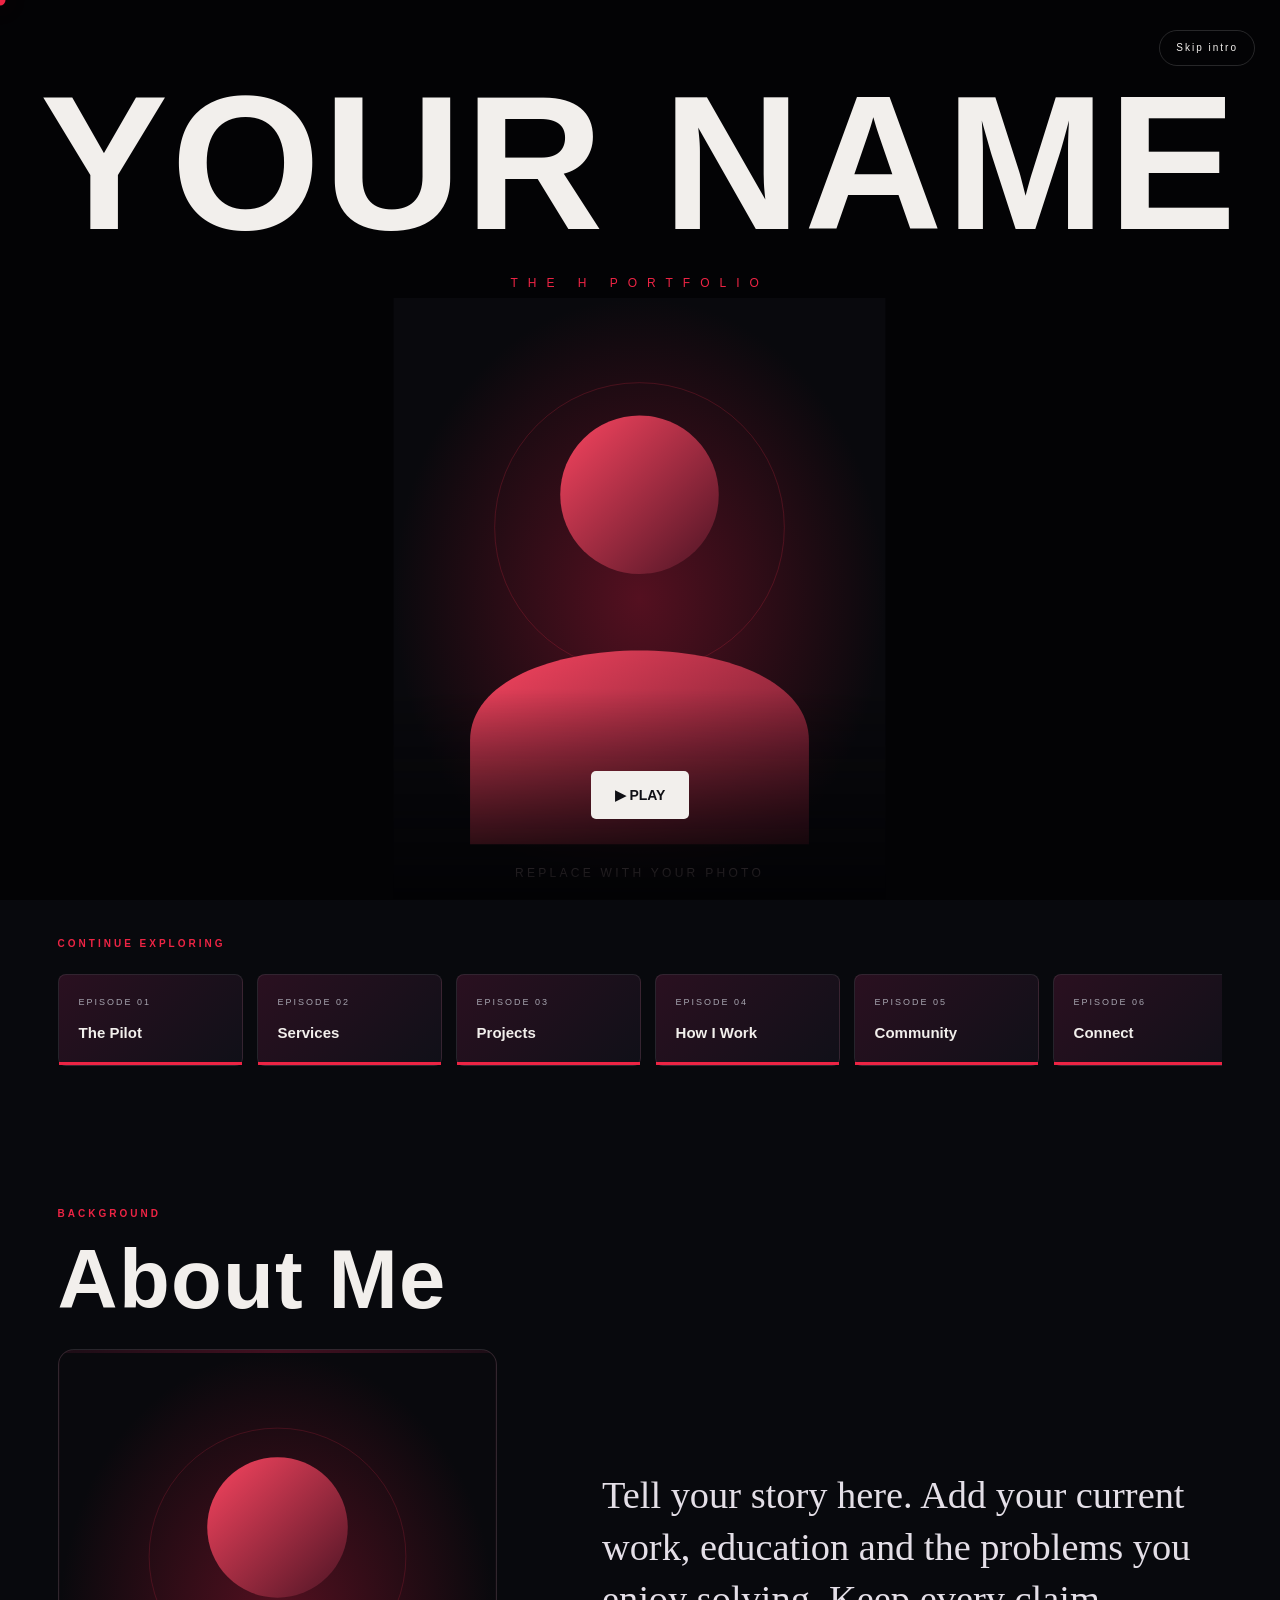
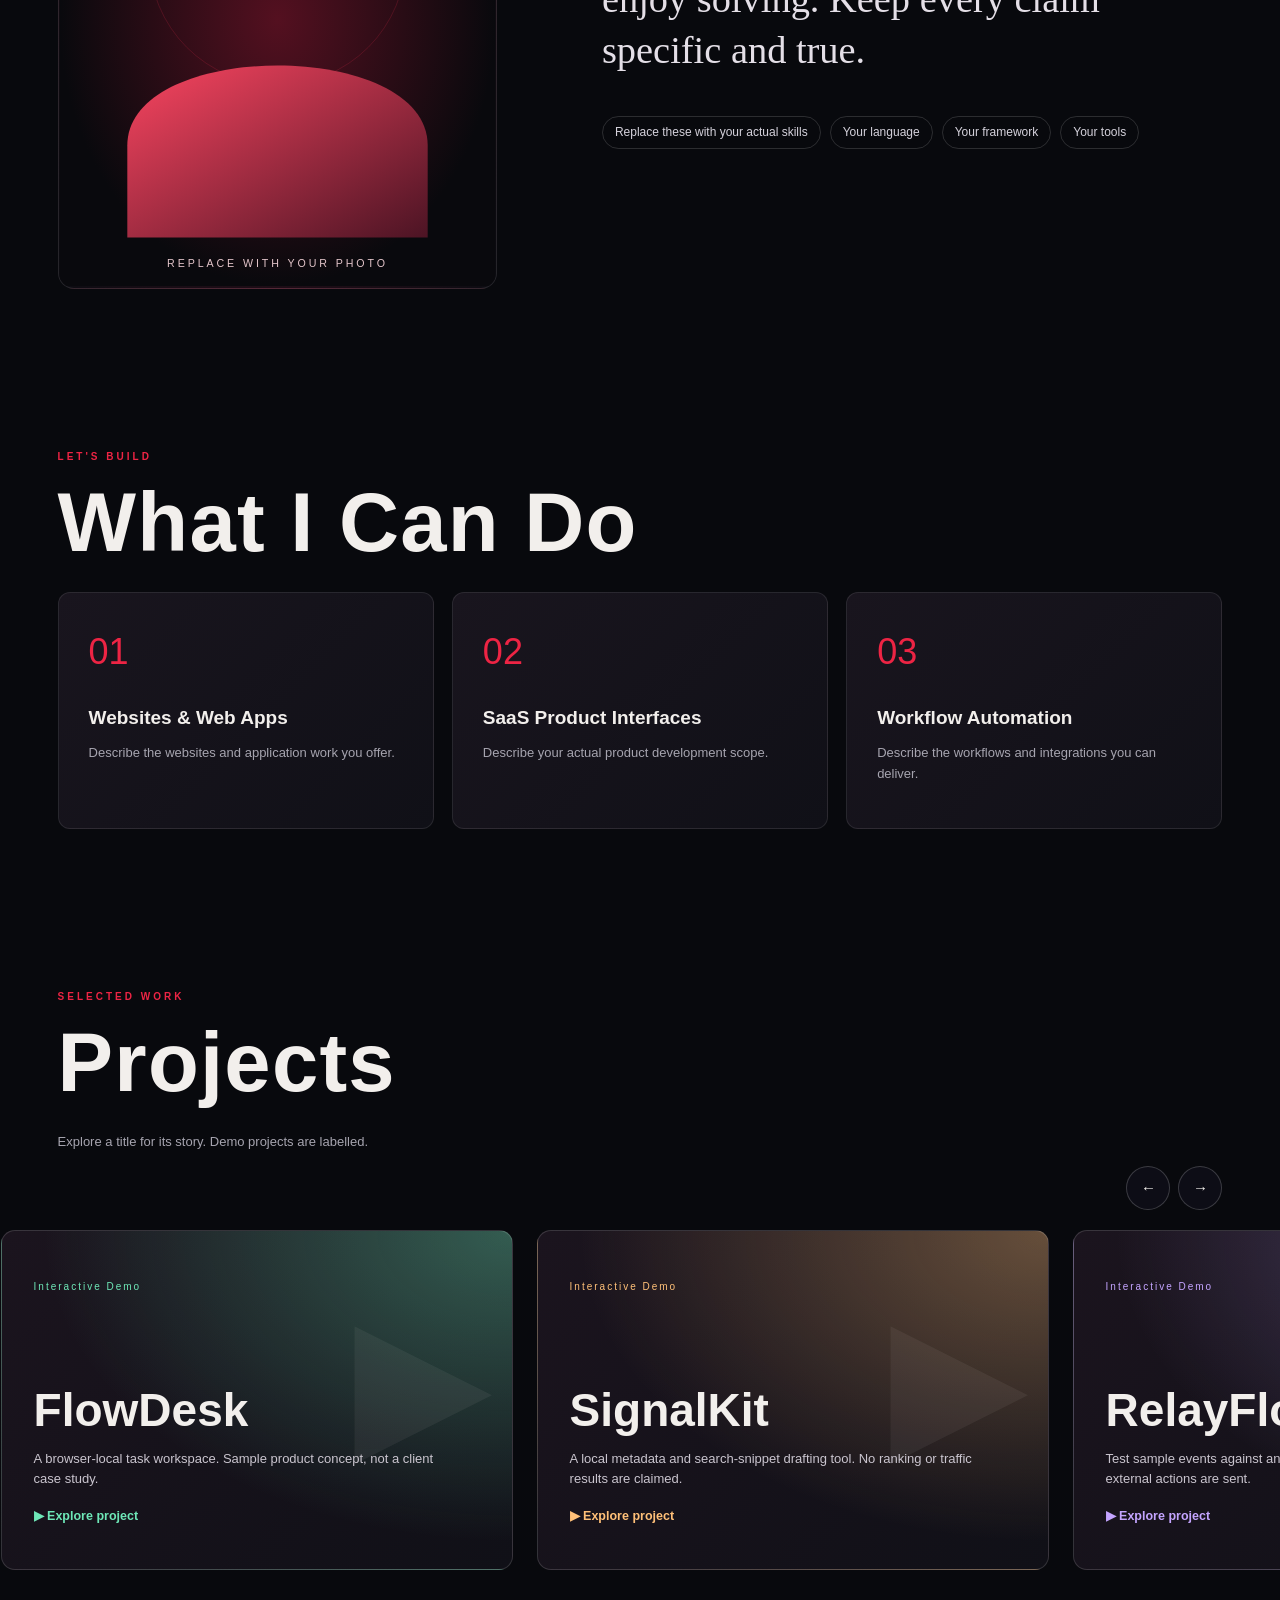
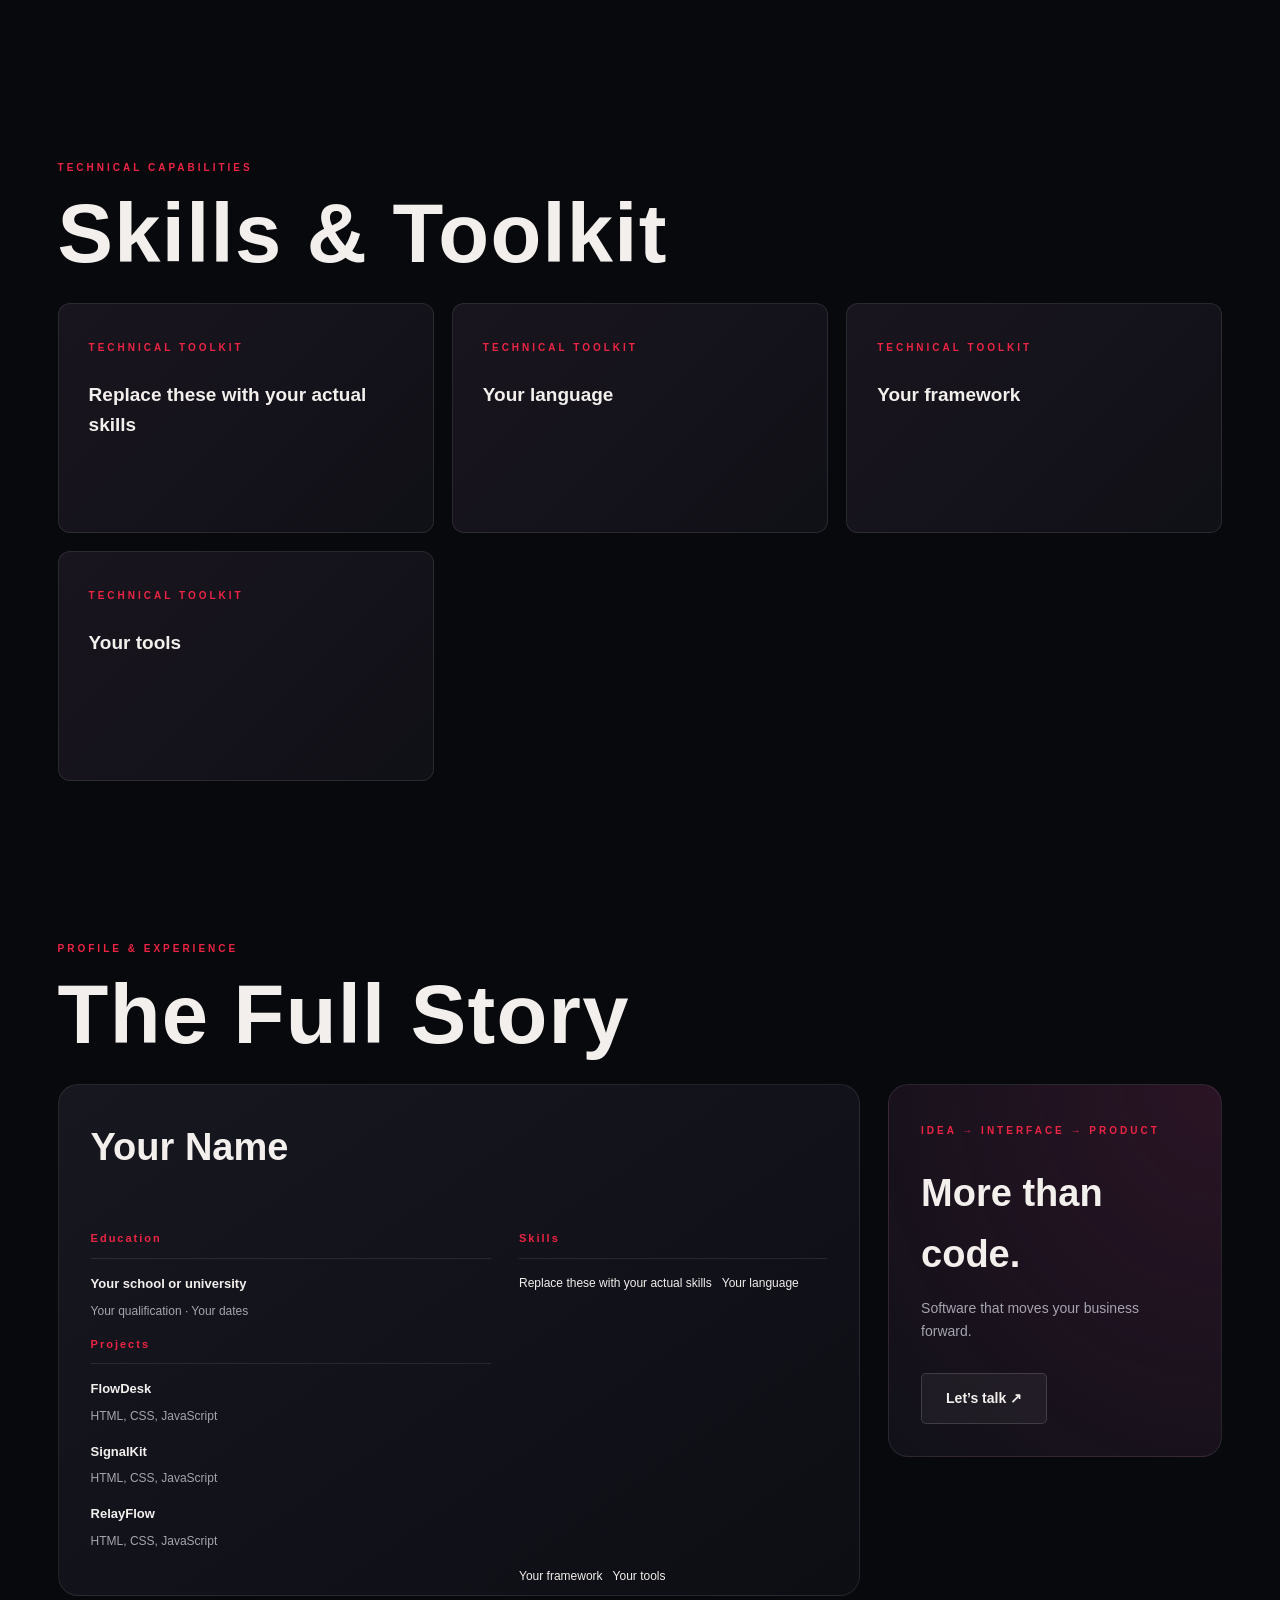
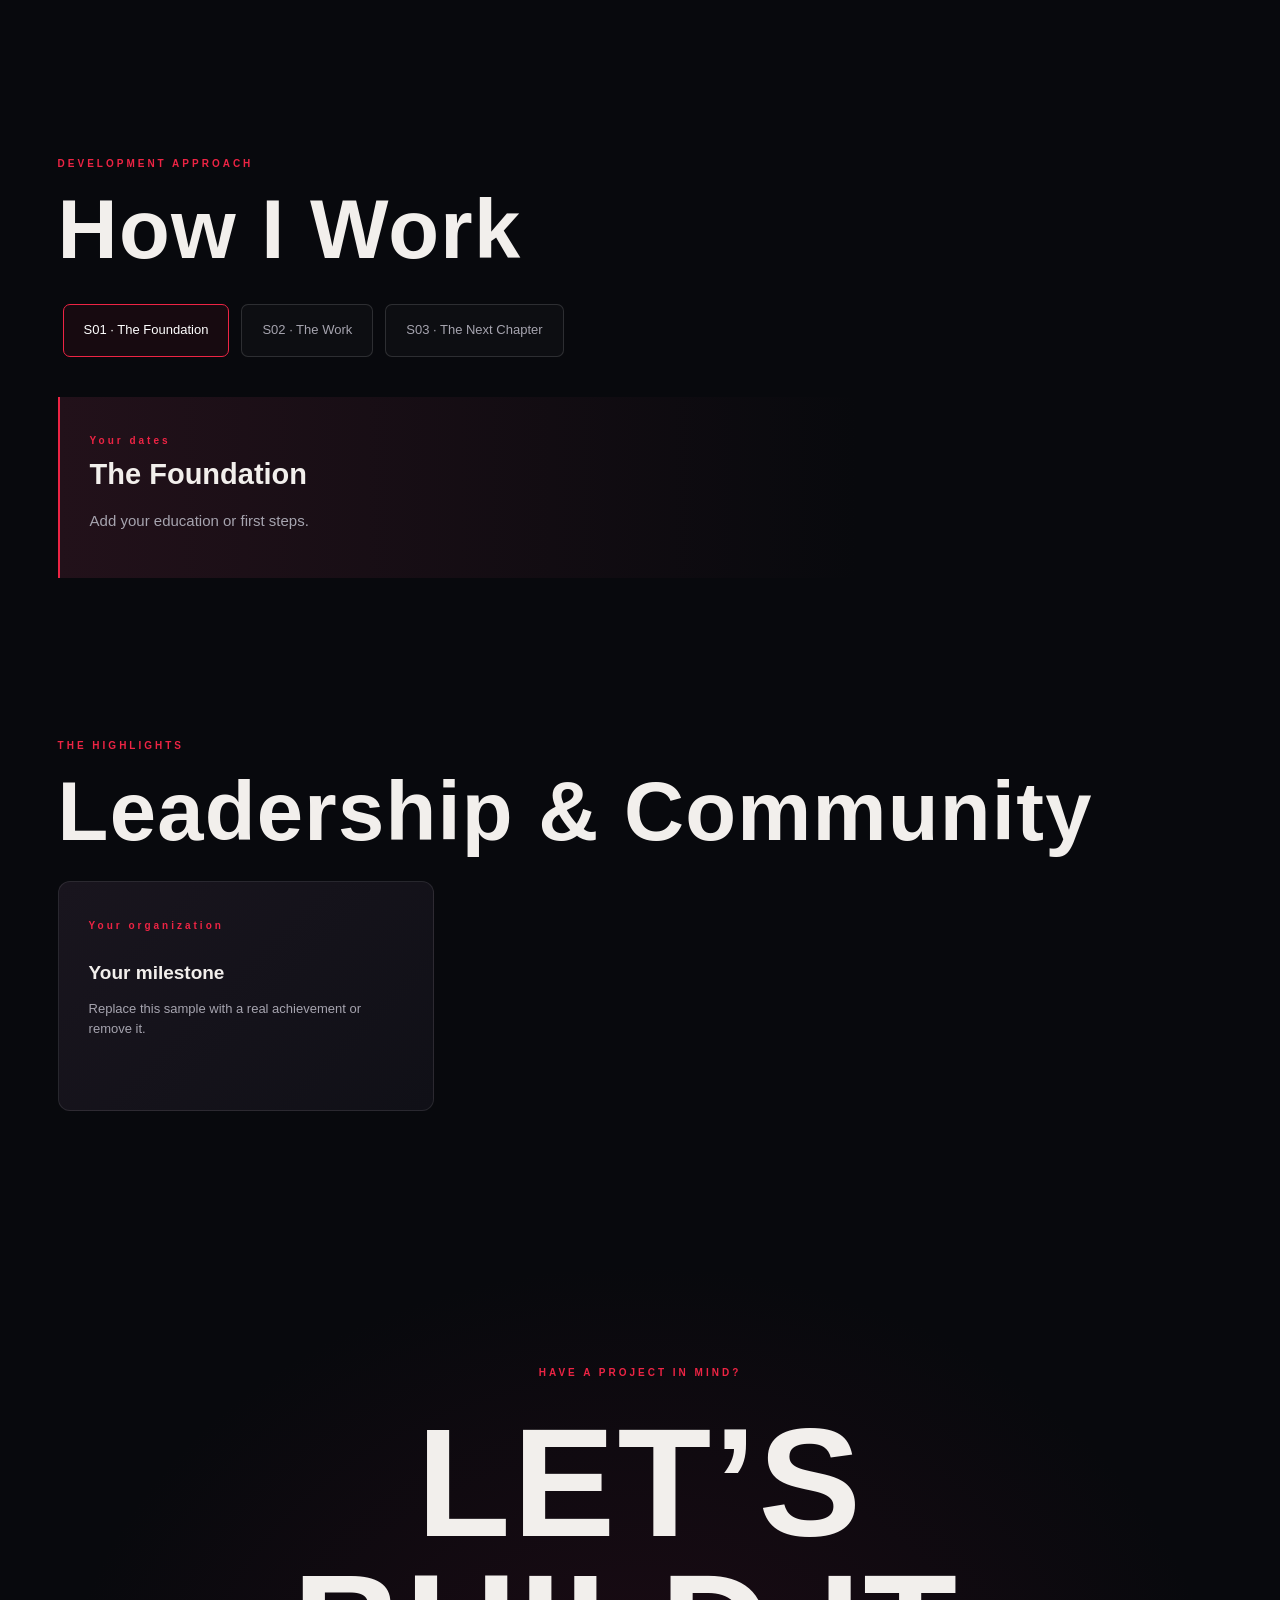
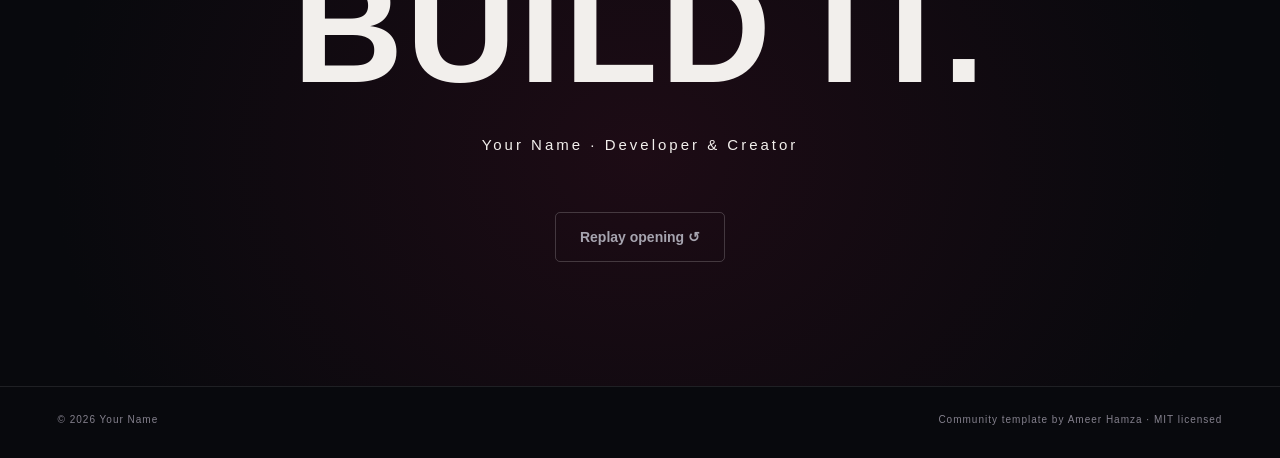
<file: template-raw/index.html>
<!doctype html><html lang="en"><head><meta charset="utf-8"><meta name="viewport" content="width=device-width,initial-scale=1"><meta name="description" content="A cinematic personal portfolio"><meta name="theme-color" content="#08090d"><title>The H Portfolio | Community Template</title><link rel="stylesheet" href="styles.css"><script src="portfolio.config.js" defer></script><script src="app.js" defer></script></head><body><a class="skip" href="#main">Skip to content</a><div id="cursor" aria-hidden="true"></div><div id="opening" role="dialog" aria-label="Opening titles"><button class="skip-intro" type="button">Skip intro</button><div class="studio">A PERSONAL PORTFOLIO</div><div class="opening-title"><h1></h1><p>THE H PORTFOLIO</p></div><img alt=""><button type="button" class="play-start primary">▶ PLAY</button></div><div id="profiles" role="dialog" aria-label="Choose your view" hidden><h2>What brings you here?</h2><p>Choose a starting point. Explore the whole portfolio any time.</p><div class="profile-grid"><button data-profile="main"><span>▶</span><b>Explore Everything</b></button><button data-profile="recruiter"><span>R</span><b>View My Profile</b></button><button data-profile="developer"><span>⌘</span><b>Explore My Work</b></button><button data-profile="creative"><span>✦</span><b>Build With Me</b></button></div></div><header><a href="#top" class="logo"><b>▶</b> PORTFOLIO</a><nav aria-label="Sections"><a href="#work">Work</a><a href="#skills-section">Expertise</a><a href="#about">About</a><a href="#contact">Contact</a></nav><button id="menu-toggle" type="button" aria-expanded="false" aria-label="Toggle navigation">☰</button></header><main id="main"><section class="hero" id="top"><div class="atmosphere" aria-hidden="true"></div><div class="hero-art"><img id="hero-photo" alt=""></div><div class="hero-copy"><span class="eyebrow">A PERSONAL PORTFOLIO</span><h1 id="hero-name"></h1><div class="series-label">THE H PORTFOLIO</div><div class="meta"><span id="hero-role"></span><span id="hero-location"></span></div><p id="hero-intro"></p><div class="actions"><button id="play-intro" class="primary" type="button">▶ Play Intro</button><a class="button glass" href="#work">＋ My Work</a></div></div><div class="floating-chip"><span>NOW STREAMING</span><b id="floating-role"></b></div></section><div class="continue gutter"><span class="eyebrow">CONTINUE EXPLORING</span><div id="chapter-links"></div></div><div id="sections"><section id="about" class="gutter chapter"><div class="section-label">BACKGROUND</div><h2>About Me</h2><div class="about-grid"><div class="portrait-frame tilt"><img id="about-photo" alt=""></div><div><p id="about-copy" class="story-copy"></p><div id="skills" class="chips"></div><a id="resume-link" class="button glass" hidden>View Resume ↗</a></div></div></section><section id="services" class="gutter chapter"><div class="section-label">LET'S BUILD</div><h2>What I Can Do</h2><div id="service-grid" class="service-grid"></div></section><section id="work" class="chapter"><div class="gutter"><div class="section-label">SELECTED WORK</div><h2>Projects</h2><p class="hint">Explore a title for its story. Demo projects are labelled.</p></div><div class="rail-controls gutter"><button data-rail="-1" aria-label="Scroll projects left">←</button><button data-rail="1" aria-label="Scroll projects right">→</button></div><div id="project-rail" class="project-rail gutter"></div></section><section id="skills-section" class="gutter chapter"><div class="section-label">TECHNICAL CAPABILITIES</div><h2>Skills &amp; Toolkit</h2><div id="toolkit-grid" class="service-grid"></div></section><section id="profile" class="gutter chapter"><div class="section-label">PROFILE &amp; EXPERIENCE</div><h2>The Full Story</h2><div class="resume-grid"><article class="resume-sheet"><h3 id="resume-name"></h3><div class="resume-columns"><div><h4>Education</h4><div id="education-list"></div><h4>Projects</h4><div id="resume-projects"></div></div><div><h4>Skills</h4><div id="resume-skills" class="resume-skill-list"></div></div></div></article><aside class="product-statement"><span class="eyebrow">IDEA → INTERFACE → PRODUCT</span><h3>More than code.</h3><p>Software that moves your business forward.</p><a class="button glass" href="#contact">Let’s talk ↗</a></aside></div></section><section id="journey" class="gutter chapter"><div class="section-label">DEVELOPMENT APPROACH</div><h2>How I Work</h2><div id="journey-tabs" role="tablist" aria-label="Journey seasons"></div><article id="journey-panel" role="tabpanel"></article></section><section id="moments" class="gutter chapter"><div class="section-label">THE HIGHLIGHTS</div><h2>Leadership &amp; Community</h2><div id="milestone-grid" class="service-grid"></div><div id="credential-list" class="chips"></div></section></div><section id="contact" class="gutter chapter contact"><span class="eyebrow">HAVE A PROJECT IN MIND?</span><h2>LET’S<br>BUILD IT.</h2><p id="contact-name"></p><div id="contact-links" class="actions"></div><div class="actions"><button id="replay" class="secondary">Replay opening ↺</button><a id="portrait-switch" hidden></a></div></section></main><footer class="gutter"><span id="copyright"></span><span>Community template by Ameer Hamza · MIT licensed</span></footer><dialog id="project-dialog"><button type="button" class="close" aria-label="Close project">×</button><div class="section-label" id="project-category"></div><h2 id="project-title"></h2><p id="project-description"></p><div id="project-stack" class="chips"></div><ul id="project-features"></ul><div id="project-links" class="actions"></div></dialog><dialog id="intro-dialog"><button type="button" class="close" aria-label="Close intro">×</button><span class="eyebrow">THE HIGHLIGHT REEL</span><div id="slide-count"></div><h2 id="slide-title"></h2><p id="slide-text"></p><div class="actions"><button id="slide-prev" aria-label="Previous slide">←</button><button id="slide-pause">Pause</button><button id="slide-next" aria-label="Next slide">→</button></div></dialog><noscript>This portfolio needs JavaScript. Enable it to explore the content.</noscript></body></html>
</file>
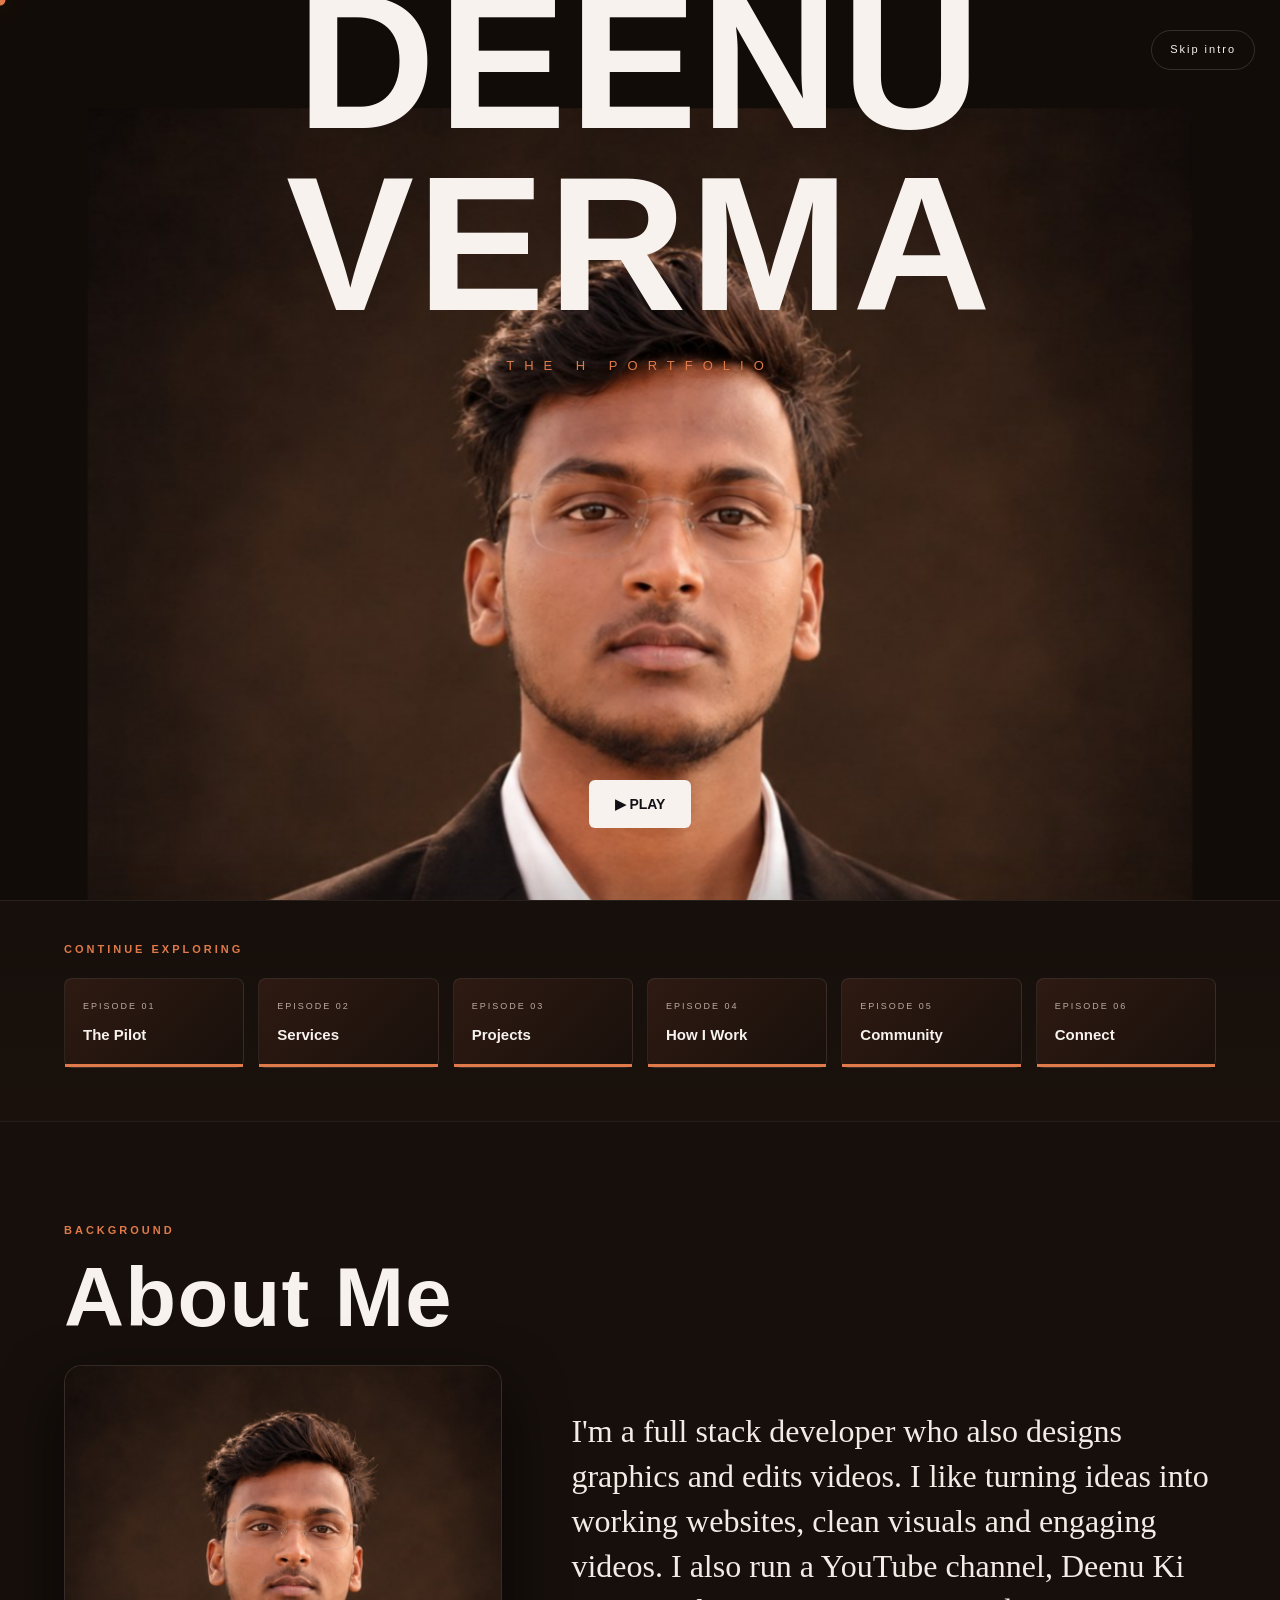
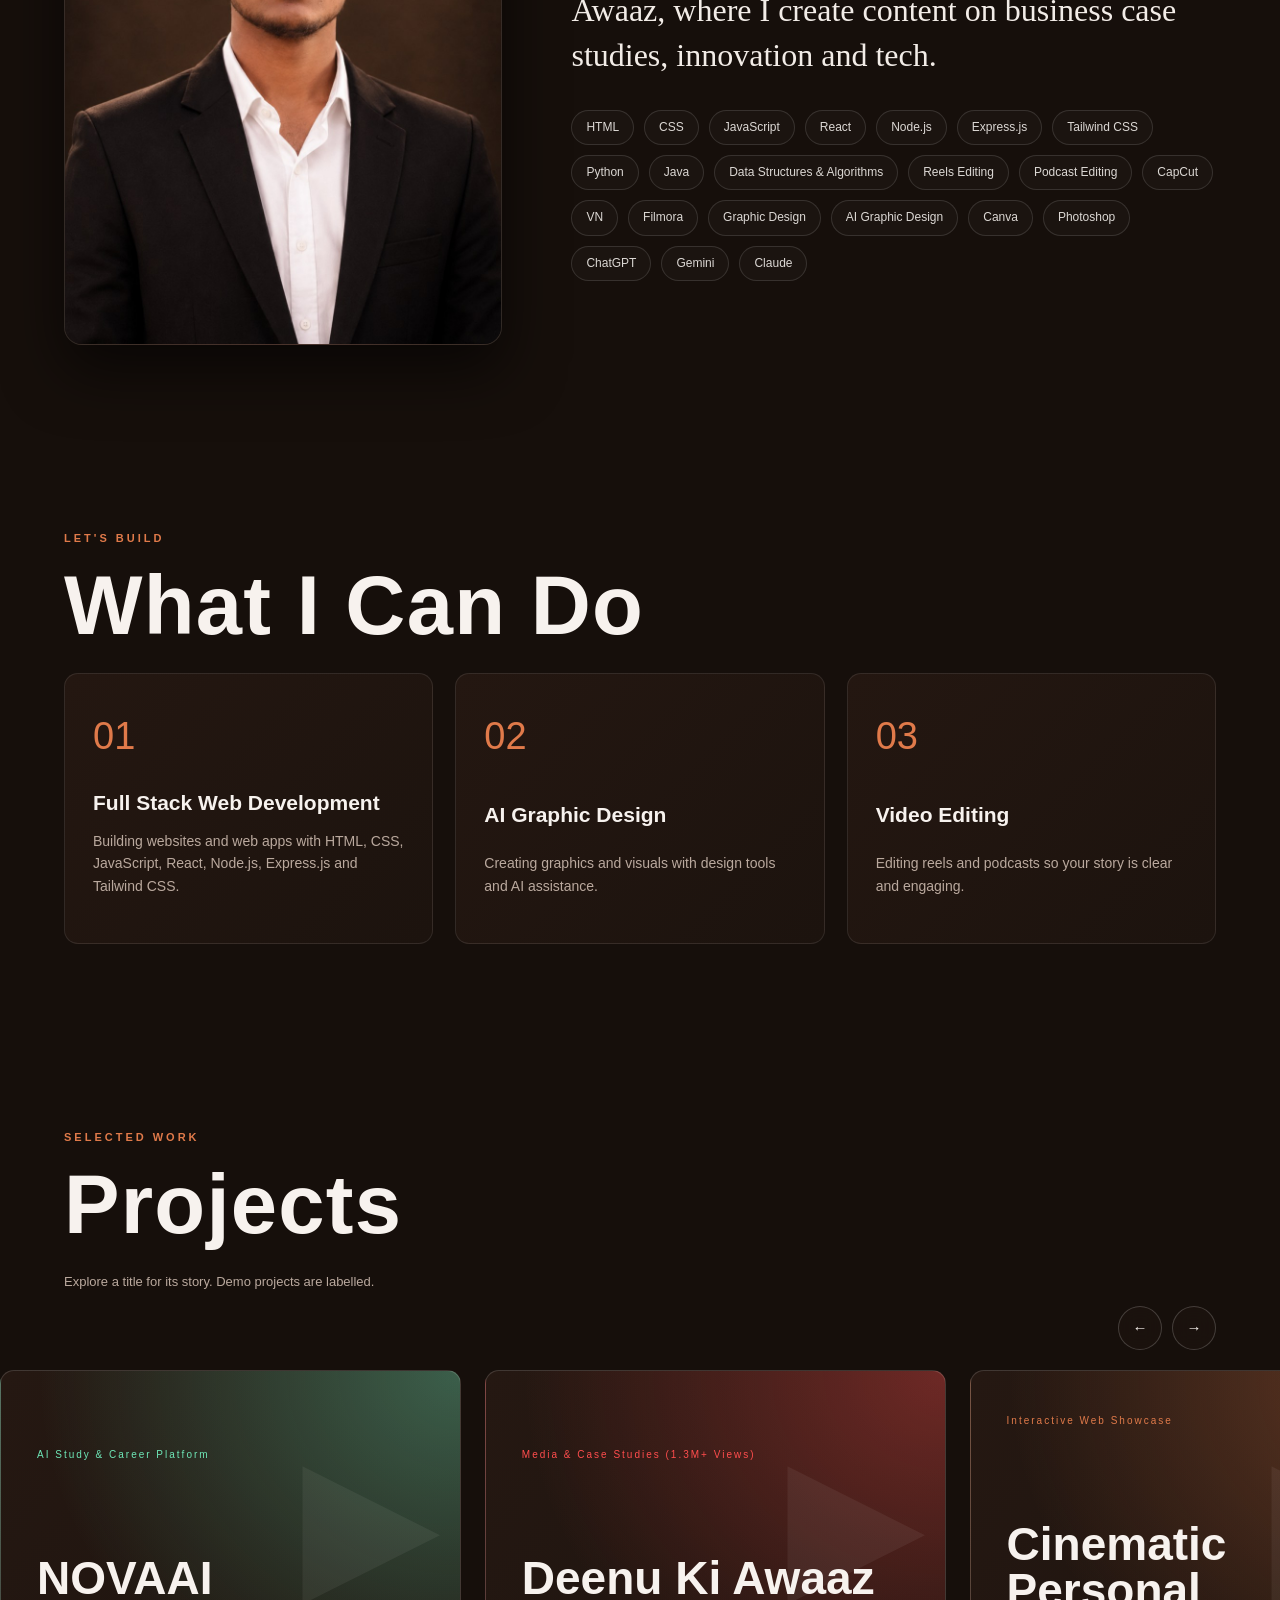
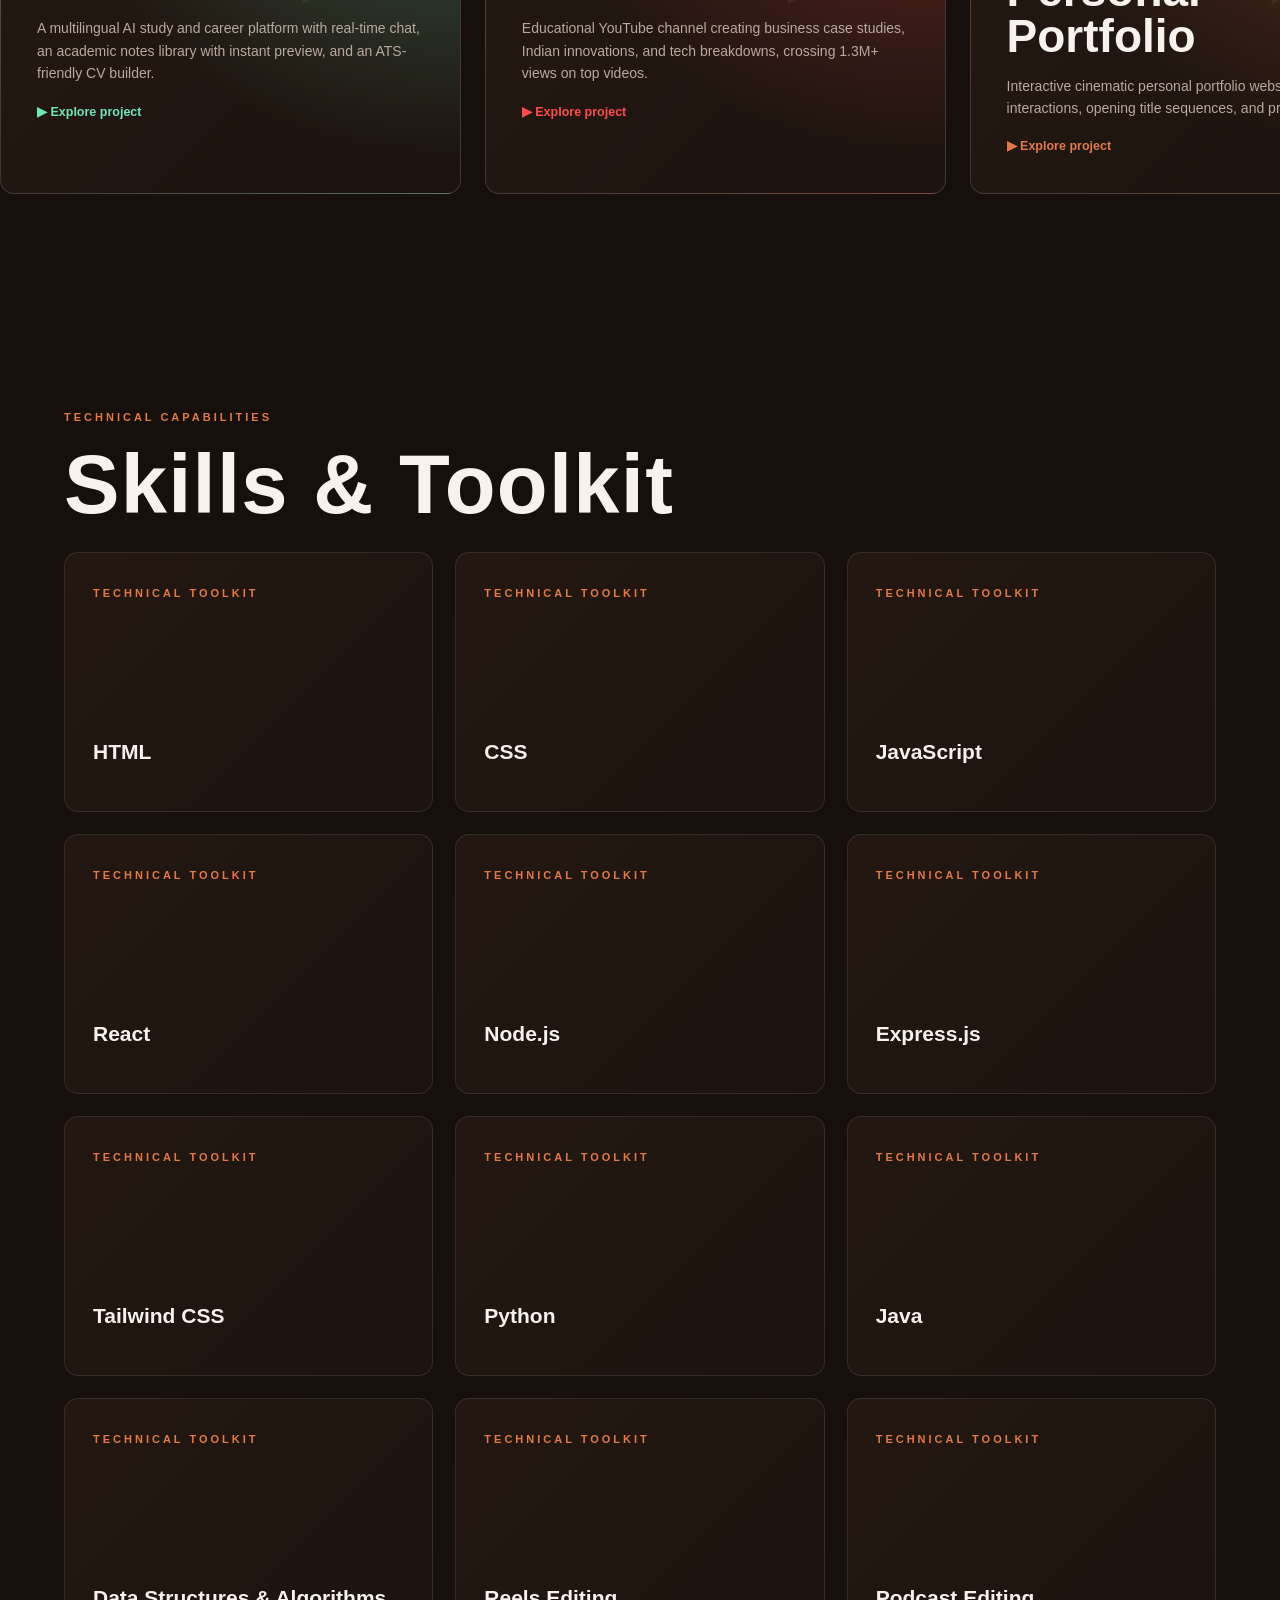
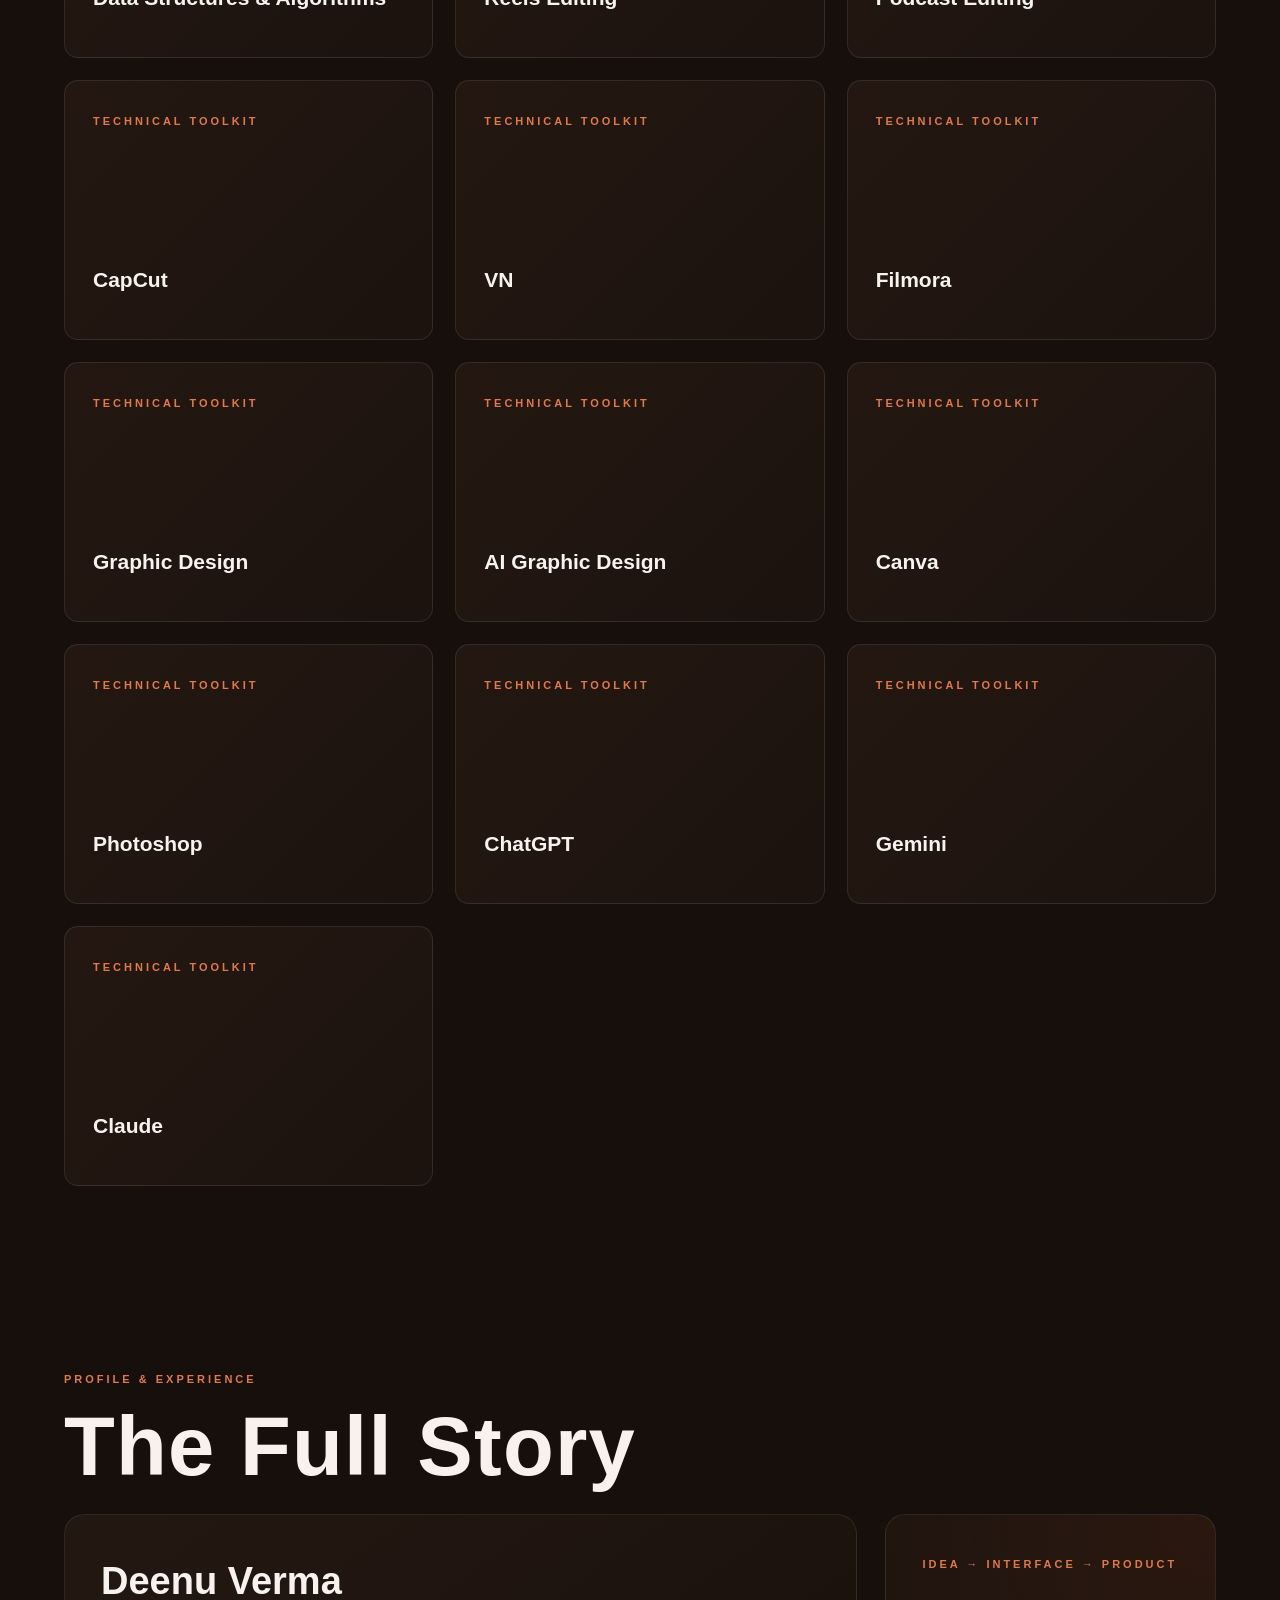
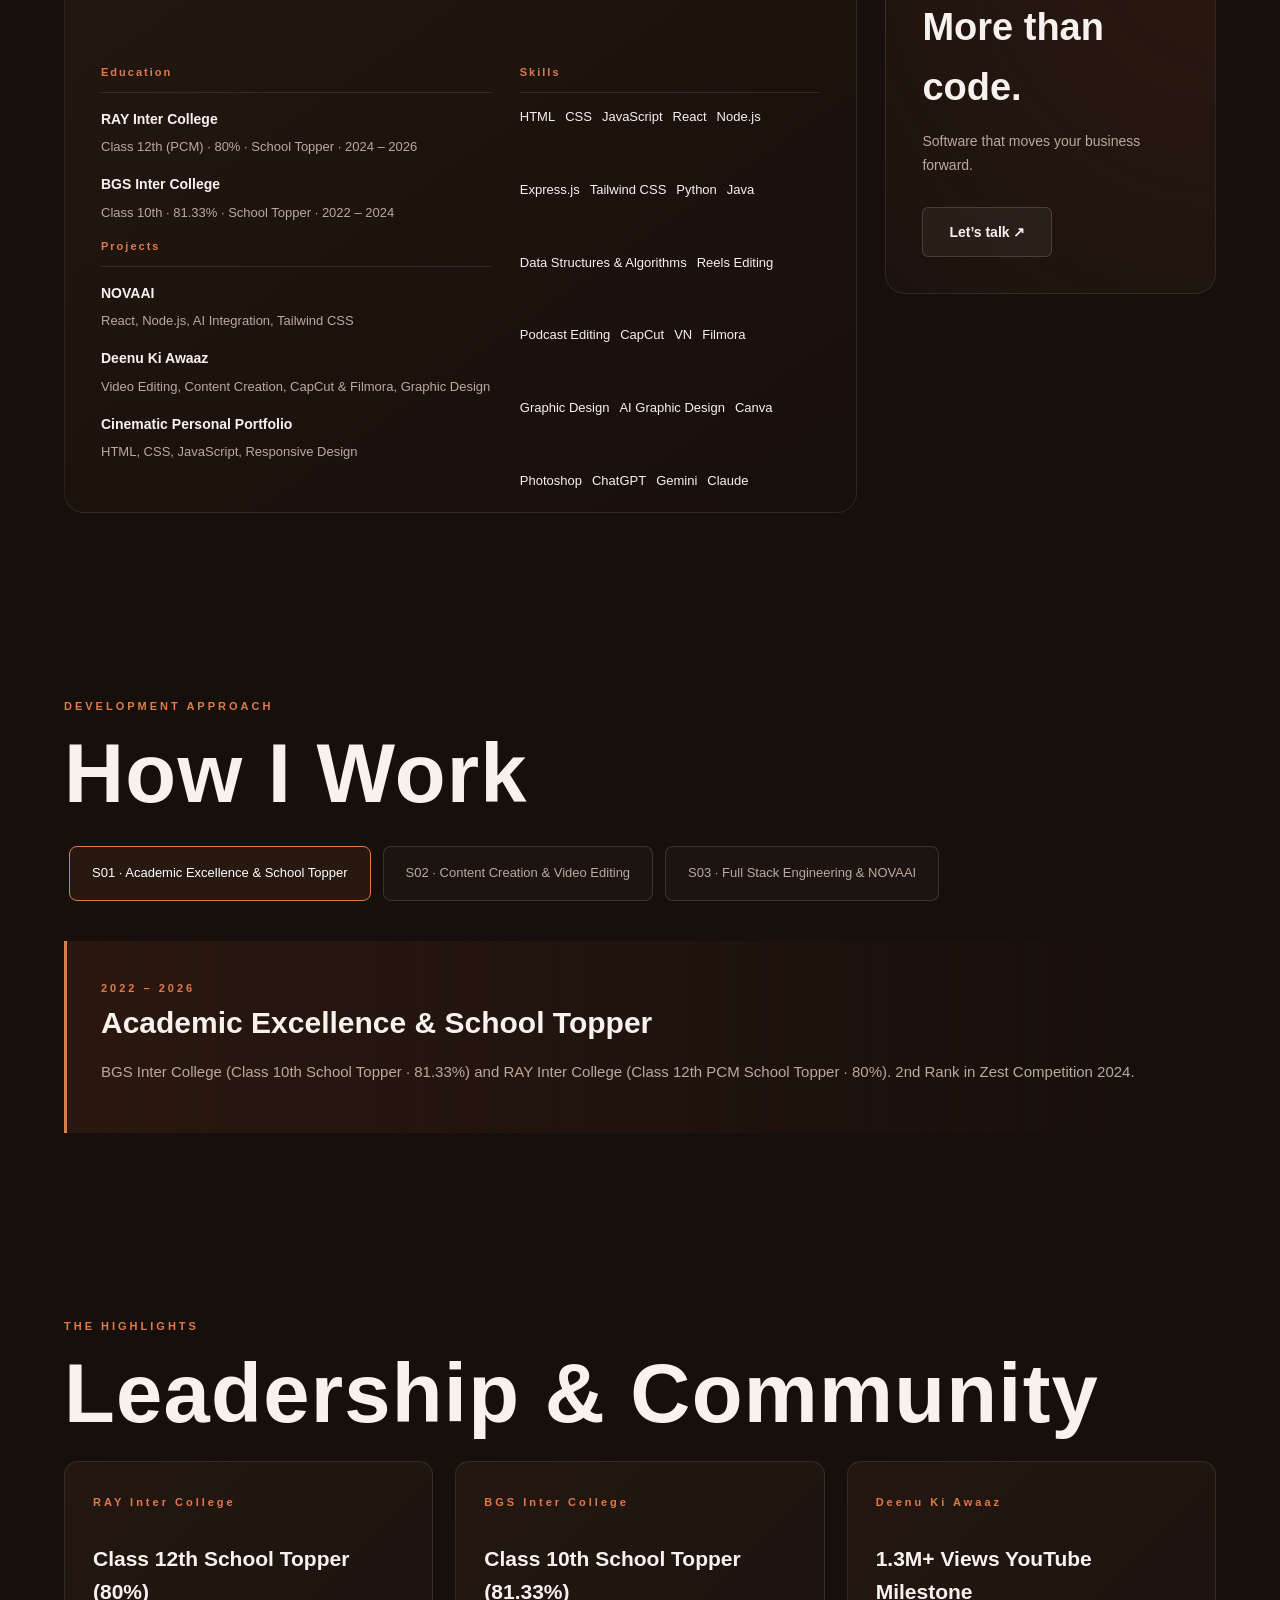
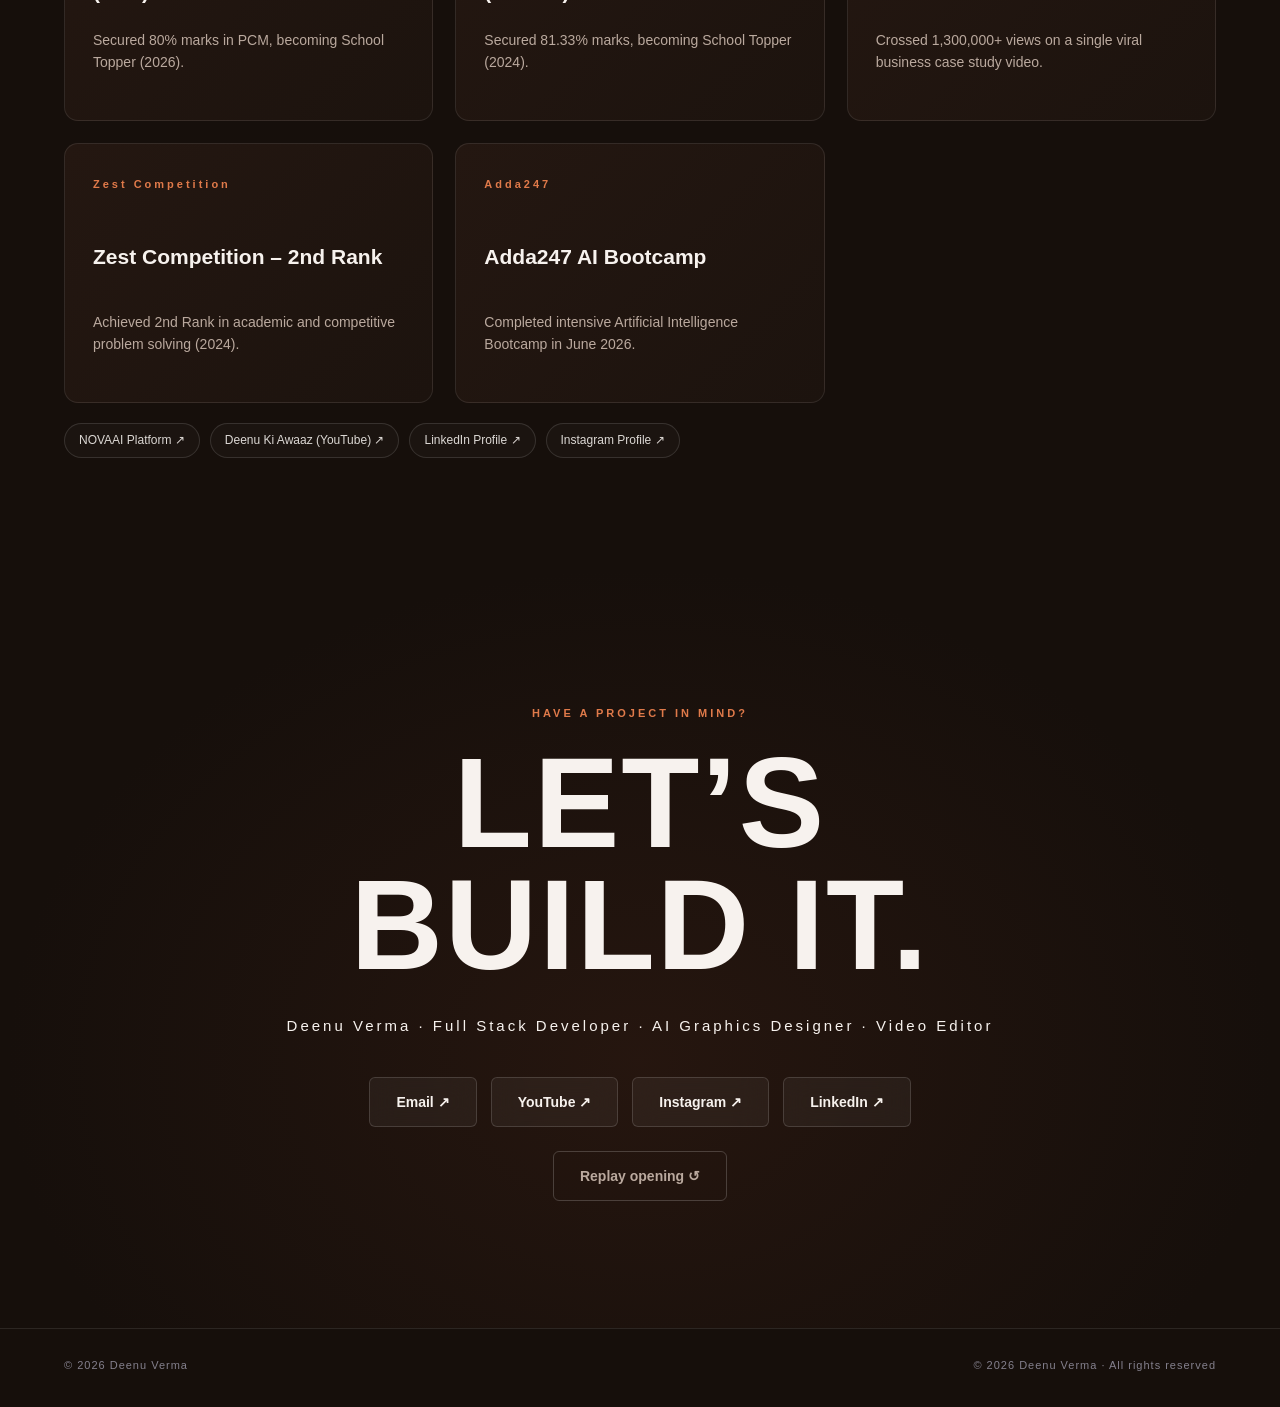
<file: public/template-source/index.html>
<!doctype html><html lang="en"><head><meta charset="utf-8"><meta name="viewport" content="width=device-width,initial-scale=1"><meta name="description" content="A cinematic personal portfolio"><meta name="theme-color" content="#08090d"><title>Deenu Verma | Cinematic Portfolio</title><link rel="stylesheet" href="styles.css"><script src="portfolio.config.js" defer></script><script src="app.js" defer></script></head><body><a class="skip" href="#main">Skip to content</a><div id="cursor" aria-hidden="true"></div><div id="opening" role="dialog" aria-label="Opening titles"><button class="skip-intro" type="button">Skip intro</button><div class="studio">A PERSONAL PORTFOLIO</div><div class="opening-title"><h1></h1><p>THE H PORTFOLIO</p></div><img alt=""><button type="button" class="play-start primary">▶ PLAY</button></div><div id="profiles" role="dialog" aria-label="Choose your view" hidden><h2>What brings you here?</h2><p>Choose a starting point. Explore the whole portfolio any time.</p><div class="profile-grid"><button data-profile="main"><span>▶</span><b>Explore Everything</b></button><button data-profile="recruiter"><span>R</span><b>View My Profile</b></button><button data-profile="developer"><span>⌘</span><b>Explore My Work</b></button></div></div><header><a href="#top" class="logo"><b>▶</b> PORTFOLIO</a><nav aria-label="Sections"><a href="#work">Work</a><a href="#skills-section">Expertise</a><a href="#about">About</a><a href="#contact">Contact</a></nav><div style="display:flex;align-items:center;gap:12px"><button id="voice-toggle" type="button" class="button glass" style="padding:6px 14px;min-height:36px;font-size:12px;border-radius:20px" aria-label="Toggle voice assistant" title="Milly Maple Sweet Voice Assistant">🌸 Milly Maple: ON</button><button id="menu-toggle" type="button" aria-expanded="false" aria-label="Toggle navigation">☰</button></div></header><main id="main"><section class="hero" id="top"><div class="atmosphere" aria-hidden="true"></div><div class="hero-art"><img id="hero-photo" alt=""></div><div class="hero-copy"><span class="eyebrow">A PERSONAL PORTFOLIO</span><h1 id="hero-name"></h1><div class="series-label">THE H PORTFOLIO</div><div class="meta"><span id="hero-role"></span><span id="hero-location"></span></div><p id="hero-intro"></p><div class="actions"><button id="play-intro" class="primary" type="button">▶ Play Intro</button><a class="button glass" href="#work">＋ My Work</a></div></div><div class="floating-chip"><span>NOW STREAMING</span><b id="floating-role"></b></div></section><div class="continue gutter"><span class="eyebrow">CONTINUE EXPLORING</span><div id="chapter-links"></div></div><div id="sections"><section id="about" class="gutter chapter"><div class="section-label">BACKGROUND</div><h2>About Me</h2><div class="about-grid"><div class="portrait-frame tilt"><img id="about-photo" alt=""></div><div><p id="about-copy" class="story-copy"></p><div id="skills" class="chips"></div><a id="resume-link" class="button glass" hidden>View Resume ↗</a></div></div></section><section id="services" class="gutter chapter"><div class="section-label">LET'S BUILD</div><h2>What I Can Do</h2><div id="service-grid" class="service-grid"></div></section><section id="work" class="chapter"><div class="gutter"><div class="section-label">SELECTED WORK</div><h2>Projects</h2><p class="hint">Explore a title for its story. Demo projects are labelled.</p></div><div class="rail-controls gutter"><button data-rail="-1" aria-label="Scroll projects left">←</button><button data-rail="1" aria-label="Scroll projects right">→</button></div><div id="project-rail" class="project-rail gutter"></div></section><section id="skills-section" class="gutter chapter"><div class="section-label">TECHNICAL CAPABILITIES</div><h2>Skills &amp; Toolkit</h2><div id="toolkit-grid" class="service-grid"></div></section><section id="profile" class="gutter chapter"><div class="section-label">PROFILE &amp; EXPERIENCE</div><h2>The Full Story</h2><div class="resume-grid"><article class="resume-sheet"><h3 id="resume-name"></h3><div class="resume-columns"><div><h4>Education</h4><div id="education-list"></div><h4>Projects</h4><div id="resume-projects"></div></div><div><h4>Skills</h4><div id="resume-skills" class="resume-skill-list"></div></div></div></article><aside class="product-statement"><span class="eyebrow">IDEA → INTERFACE → PRODUCT</span><h3>More than code.</h3><p>Software that moves your business forward.</p><a class="button glass" href="#contact">Let’s talk ↗</a></aside></div></section><section id="journey" class="gutter chapter"><div class="section-label">DEVELOPMENT APPROACH</div><h2>How I Work</h2><div id="journey-tabs" role="tablist" aria-label="Journey seasons"></div><article id="journey-panel" role="tabpanel"></article></section><section id="moments" class="gutter chapter"><div class="section-label">THE HIGHLIGHTS</div><h2>Leadership &amp; Community</h2><div id="milestone-grid" class="service-grid"></div><div id="credential-list" class="chips"></div></section></div><section id="contact" class="gutter chapter contact"><span class="eyebrow">HAVE A PROJECT IN MIND?</span><h2>LET’S<br>BUILD IT.</h2><p id="contact-name"></p><div id="contact-links" class="actions"></div><div class="actions"><button id="replay" class="secondary">Replay opening ↺</button><a id="portrait-switch" hidden></a></div></section></main><footer class="gutter"><span id="copyright"></span><span>© 2026 Deenu Verma · All rights reserved</span></footer><dialog id="project-dialog"><button type="button" class="close" aria-label="Close project">×</button><div class="section-label" id="project-category"></div><h2 id="project-title"></h2><p id="project-description"></p><div id="project-stack" class="chips"></div><ul id="project-features"></ul><div id="project-links" class="actions"></div></dialog><dialog id="intro-dialog"><button type="button" class="close" aria-label="Close intro">×</button><span class="eyebrow">THE HIGHLIGHT REEL</span><div id="slide-count"></div><h2 id="slide-title"></h2><p id="slide-text"></p><div class="actions"><button id="slide-prev" aria-label="Previous slide">←</button><button id="slide-pause">Pause</button><button id="slide-next" aria-label="Next slide">→</button></div></dialog><noscript>This portfolio needs JavaScript. Enable it to explore the content.</noscript></body></html>
</file>
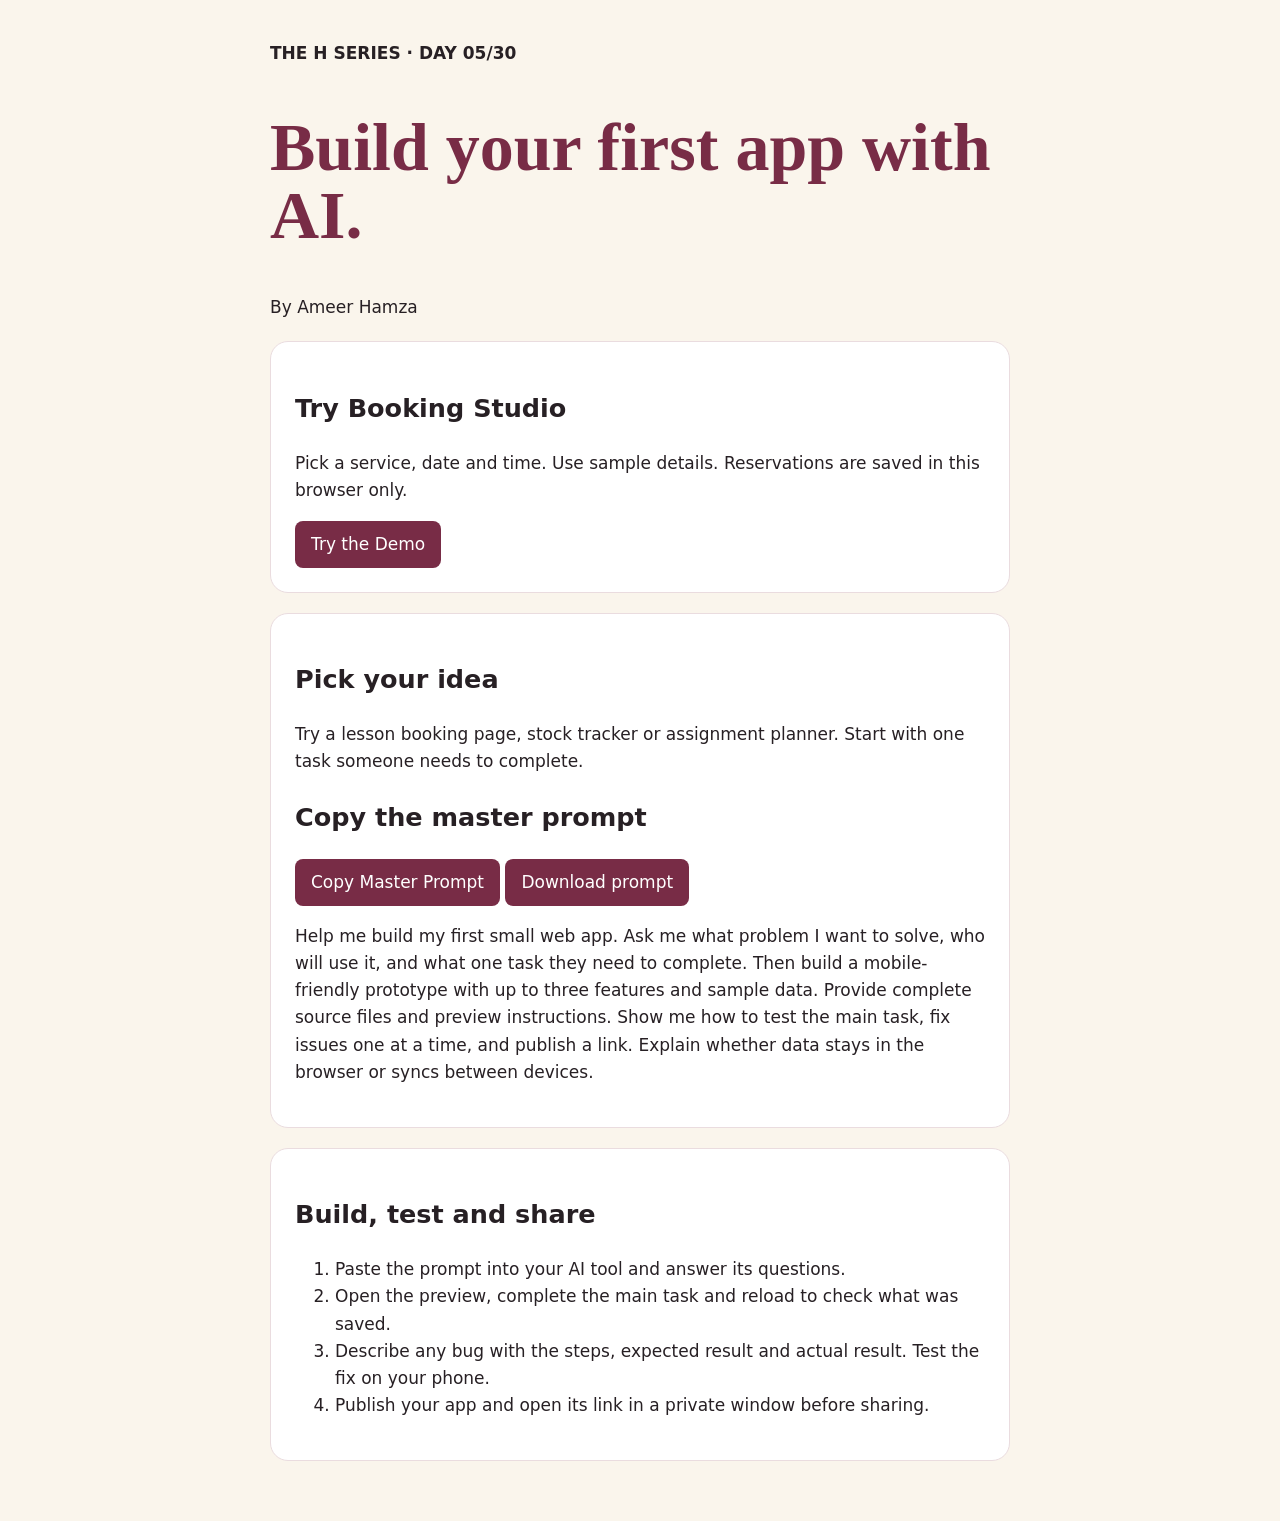
<file: template-raw/day-05/index.html>
<!doctype html><html lang="en"><meta charset="utf-8"><meta name="viewport" content="width=device-width,initial-scale=1"><title>Day 05 | The H Series</title><style>body{background:#faf5ec;color:#272024;font:17px/1.6 system-ui;margin:0}main{max-width:740px;margin:auto;padding:40px 20px}h1{font:700 clamp(38px,8vw,68px)/1 Georgia;color:#782c46}section{background:white;border:1px solid #eadcdf;border-radius:18px;padding:24px;margin:20px 0}a,button{display:inline-block;background:#782c46;color:white;padding:10px 16px;border:0;border-radius:8px;font:inherit;text-decoration:none;cursor:pointer}pre{white-space:pre-wrap;font:inherit}</style><main><b>THE H SERIES · DAY 05/30</b><h1>Build your first app with AI.</h1><p>By Ameer Hamza</p><section><h2>Try Booking Studio</h2><p>Pick a service, date and time. Use sample details. Reservations are saved in this browser only.</p><a href="demo/">Try the Demo</a></section><section><h2>Pick your idea</h2><p>Try a lesson booking page, stock tracker or assignment planner. Start with one task someone needs to complete.</p><h2>Copy the master prompt</h2><button id="copy">Copy Master Prompt</button> <a href="master-prompt.txt" download>Download prompt</a><p id="status" role="status"></p><pre id="prompt">Help me build my first small web app. Ask me what problem I want to solve, who will use it, and what one task they need to complete. Then build a mobile-friendly prototype with up to three features and sample data. Provide complete source files and preview instructions. Show me how to test the main task, fix issues one at a time, and publish a link. Explain whether data stays in the browser or syncs between devices.</pre></section><section><h2>Build, test and share</h2><ol><li>Paste the prompt into your AI tool and answer its questions.</li><li>Open the preview, complete the main task and reload to check what was saved.</li><li>Describe any bug with the steps, expected result and actual result. Test the fix on your phone.</li><li>Publish your app and open its link in a private window before sharing.</li></ol></section></main><script>document.querySelector('#copy').onclick=async()=>{try{await navigator.clipboard.writeText(document.querySelector('#prompt').textContent);document.querySelector('#status').textContent='Copied.'}catch{document.querySelector('#status').textContent='Select and copy the prompt below, or download it.'}};</script></html>
</file>
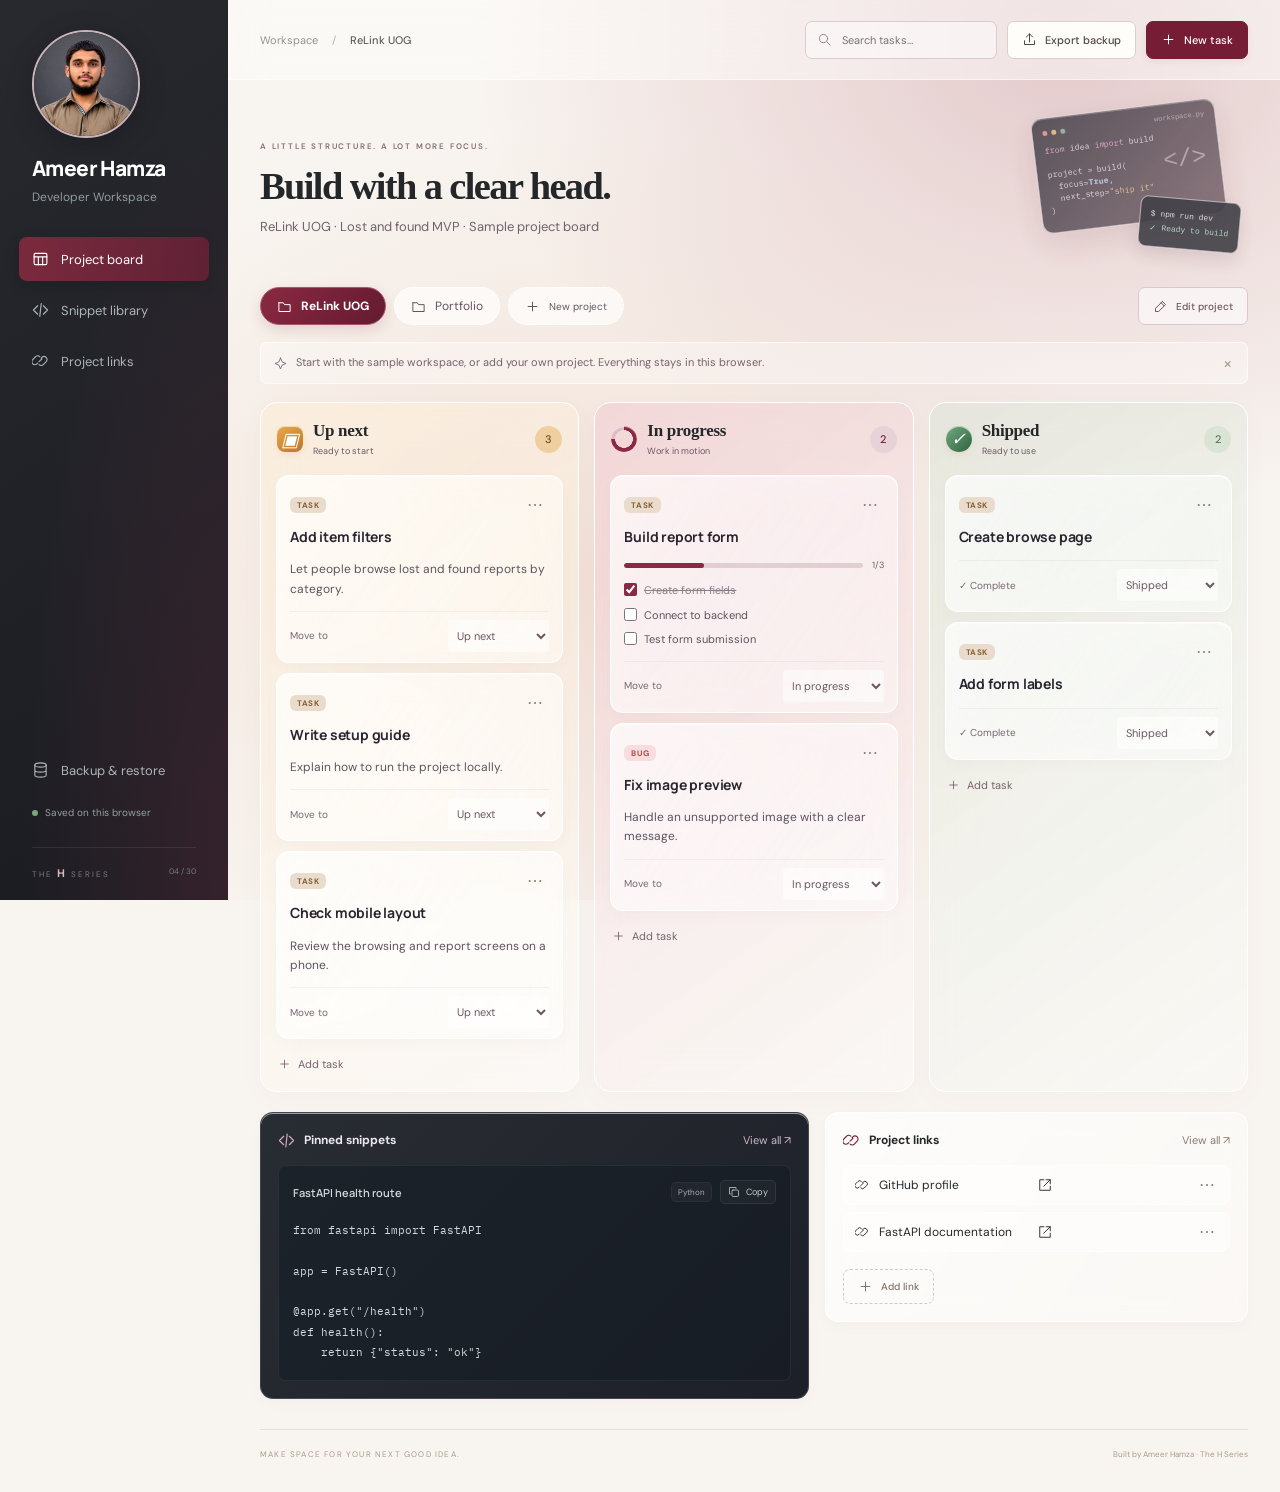
<file: template-raw/developer-workspace/index.html>
<!doctype html>
<html lang="en"><head><meta charset="UTF-8"><meta name="viewport" content="width=device-width,initial-scale=1"><meta name="theme-color" content="#711e32"><meta name="description" content="Your personal dev workspace. Keep project tasks, reusable code and important links together."><title>Ameer Hamza | Developer Workspace</title><link rel="stylesheet" href="styles.css?v=4"></head>
<body><aside class="sidebar"><a class="brand" href="#" aria-label="Workspace home"><img class="profile-photo" src="assets/portrait.jpg" alt="Ameer Hamza"><strong data-brand-name>Ameer Hamza</strong></a><p class="brand-sub" data-brand-subtitle>Developer Workspace</p><nav aria-label="Workspace"><button data-view="board" class="nav active"><span data-icon="board"></span>Project board</button><button data-view="snippets" class="nav"><span data-icon="code"></span>Snippet library</button><button data-view="links" class="nav"><span data-icon="link"></span>Project links</button></nav><div class="side-footer"><button class="nav" data-view="backup"><span data-icon="backup"></span>Backup & restore</button><p id="storage-state"><i></i><span>Saved on this browser</span></p><div class="series">THE <b>H</b> SERIES <span>04 / 30</span></div></div></aside>
<div class="app"><header class="topbar"><div class="mobile-brand"><img class="mobile-photo" src="assets/portrait.jpg" alt=""><span data-brand-name>Ameer Hamza</span></div><div class="breadcrumb">Workspace <span>/</span> <b id="breadcrumb-project"></b></div><div class="top-actions"><label class="search"><span data-icon="search"></span><input id="search" type="search" placeholder="Search tasks…" aria-label="Search current view"></label><button class="button secondary export-trigger" aria-label="Export backup"><span data-icon="export"></span><span class="export-text">Export backup</span></button><button id="primary-action" class="button primary"><span data-icon="plus"></span><span>New task</span></button></div></header>
<main><div class="page-heading"><div class="developer-art" aria-hidden="true"><div class="art-editor"><div class="art-dots"><i></i><i></i><i></i><span>workspace.py</span></div><pre><span>from</span> idea <span>import</span> build

project = build(
  focus=<b>True</b>,
  next_step=<em>"ship it"</em>
)</pre><b class="art-symbol">&lt;/&gt;</b></div><div class="art-terminal">$ npm run dev<br><span>✓ Ready to build</span></div></div><div><span class="eyebrow">A LITTLE STRUCTURE. A LOT MORE FOCUS.</span><h1 id="view-title">Build with a clear head.</h1><p id="view-description"></p></div></div><div class="project-strip"><div id="project-tabs" role="group" aria-label="Choose project"></div><button id="new-project" class="project-tab add"><span data-icon="plus"></span>New project</button><button id="edit-project" class="button subtle" aria-label="Edit current project"><span data-icon="edit"></span><span>Edit project</span></button></div><div id="notice" class="notice"><span data-icon="spark"></span><p>Start with the sample workspace, or add your own project. Everything stays in this browser.</p><button id="dismiss-notice" aria-label="Dismiss starter note">×</button></div><section id="board-view" aria-label="Project board"><div class="mobile-status" role="group" aria-label="Filter task status"></div><div id="board" class="board"></div><div class="board-bottom"><section class="panel pinned-panel"><div class="section-heading"><h2><span data-icon="code"></span>Pinned snippets</h2><button class="text-button" data-goto="snippets">View all ↗</button></div><div id="pinned-snippet"></div></section><section class="panel links-panel"><div class="section-heading"><h2><span data-icon="link"></span>Project links</h2><button class="text-button" data-goto="links">View all ↗</button></div><div id="board-links"></div><button class="button dashed" id="quick-link"><span data-icon="plus"></span>Add link</button></section></div></section><section id="snippets-view" hidden><div class="view-toolbar"><label>Language<select id="language-filter"><option value="all">All languages</option></select></label><span id="snippet-count"></span></div><div id="snippet-grid" class="snippet-grid"></div></section><section id="links-view" hidden><div id="link-grid" class="link-grid"></div></section><section id="backup-view" hidden><div class="backup-grid"><article class="panel backup-card"><span class="big-icon" data-icon="export"></span><h2>Take your workspace with you.</h2><p>Download a JSON backup of all projects, tasks, snippets and links. Keep it somewhere you trust.</p><button class="button primary export-trigger">Export workspace</button><small>Local file. No account or cloud sync.</small></article><article class="panel backup-card"><span class="big-icon" data-icon="backup"></span><h2>Pick up where you left off.</h2><p>Restore a workspace backup on this browser or a new device. You can review its contents before replacing your workspace.</p><label class="button secondary file-label" for="import-file">Choose backup file</label><input id="import-file" type="file" accept=".json,application/json" hidden><small>Workspace JSON only · Maximum 2 MB</small></article></div><article class="panel privacy-card"><h2>Your browser is your workspace.</h2><p>Your data is saved locally on this browser. It does not sync to other devices. Clearing site data or using private browsing can remove it. Export a backup before switching devices. Code snippets are stored as text and are never executed by this app.</p><p class="backup-warning">Keep passwords, API keys and other secrets out of your snippets and backups.</p></article></section><footer><span>MAKE SPACE FOR YOUR NEXT GOOD IDEA.</span><span>Built by Ameer Hamza · The H Series</span></footer></main></div>
<nav class="mobile-nav" aria-label="Mobile workspace"><button data-view="board" class="active"><span data-icon="board"></span>Board</button><button data-view="snippets"><span data-icon="code"></span>Snippets</button><button data-view="links"><span data-icon="link"></span>Links</button><button data-view="backup"><span data-icon="backup"></span>Backup</button></nav>
<dialog id="editor" aria-labelledby="editor-title"><form id="editor-form"><div class="dialog-header"><div><span class="eyebrow" id="editor-kicker">YOUR WORKSPACE</span><h2 id="editor-title"></h2></div><button type="button" class="icon-button" id="close-editor" aria-label="Close editor">×</button></div><div id="editor-fields"></div><p id="editor-error" class="form-error" role="alert"></p><div class="dialog-footer"><button type="button" id="delete-item" class="button danger" hidden>Delete</button><span></span><button type="button" id="cancel-editor" class="button secondary">Cancel</button><button type="submit" class="button primary" id="save-editor">Save</button></div></form></dialog>
<dialog id="confirmation" aria-labelledby="confirm-title"><div class="dialog-header"><div><span class="eyebrow">CHECK BEFORE YOU CONTINUE</span><h2 id="confirm-title"></h2></div></div><p id="confirm-description"></p><div class="dialog-footer"><button id="cancel-confirm" class="button secondary">Cancel</button><button id="accept-confirm" class="button primary">Confirm</button></div></dialog><div id="toast" role="status" aria-live="polite"></div><script type="module" src="app.js?v=3"></script></body></html>
</file>
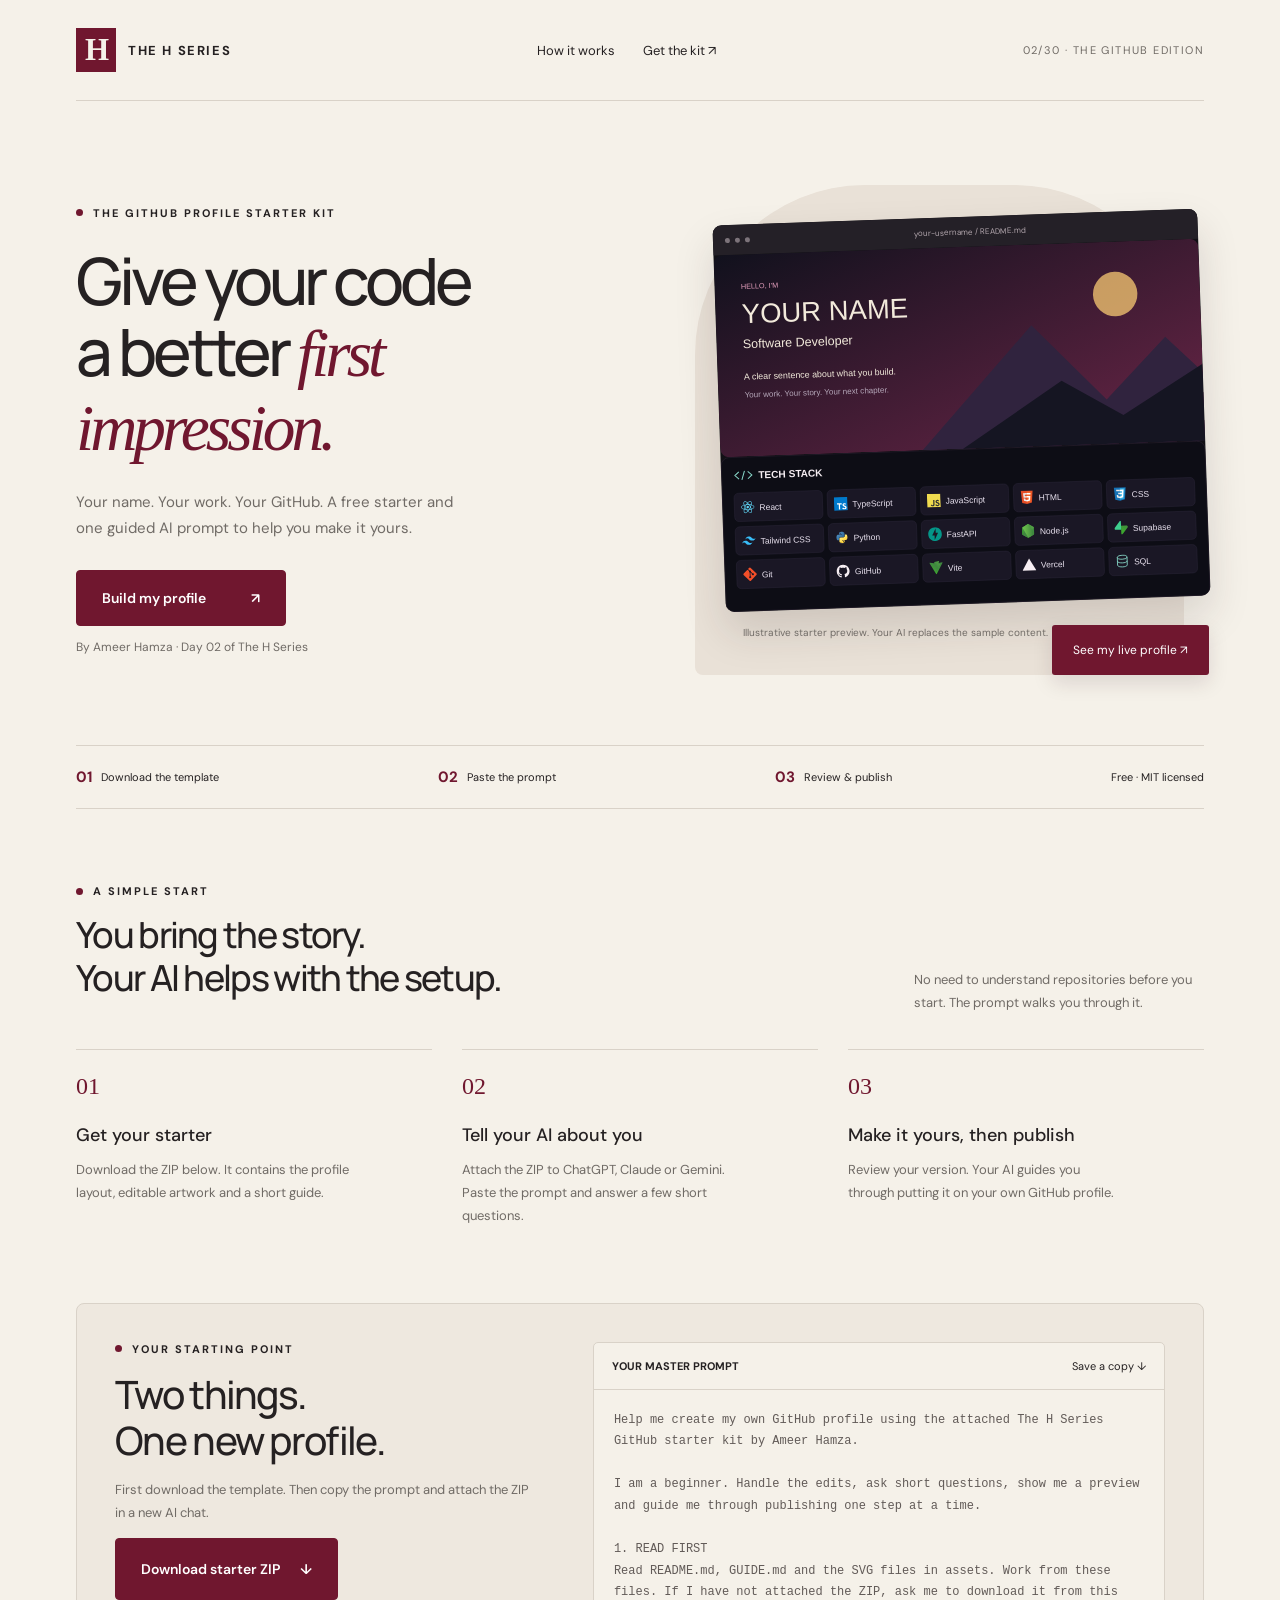
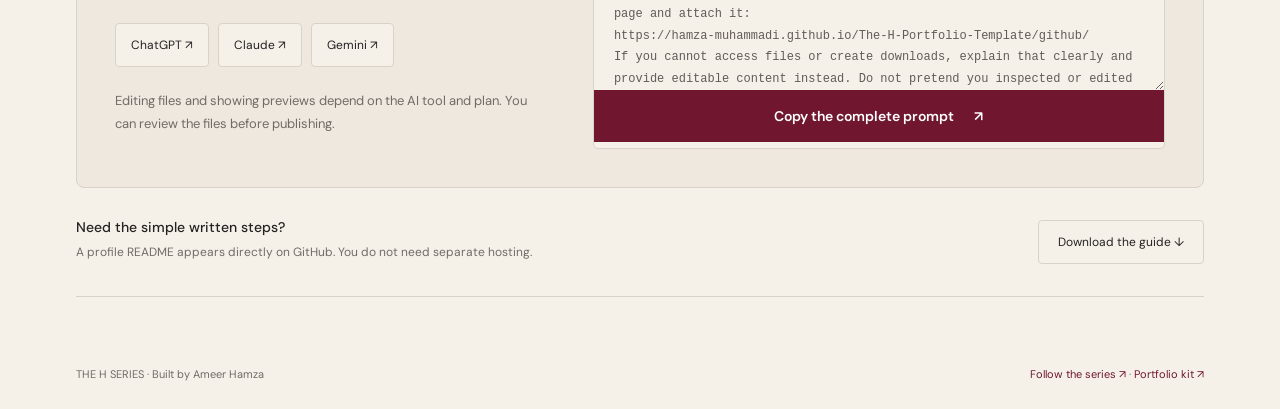
<file: template-raw/github/index.html>
<!doctype html><html lang="en"><head><meta charset="utf-8"><meta name="viewport" content="width=device-width,initial-scale=1"><title>Make your GitHub yours | The H Series</title><meta name="description" content="A free GitHub profile starter, simple guide and AI master prompt by Ameer Hamza. Day 02 of The H Series."><style>
@import url('https://fonts.googleapis.com/css2?family=DM+Sans:wght@400;500;600;700&family=Manrope:wght@400;500;600;700;800&display=swap');
:root{--paper:#f5f1e9;--ink:#252122;--wine:#70172f;--line:#d9d2c8;--muted:#706b66}
*{box-sizing:border-box}html{scroll-behavior:smooth}body{margin:0;background:var(--paper);color:var(--ink);font-family:'DM Sans',sans-serif}a{color:inherit;text-decoration:none}button{font:inherit;cursor:pointer}button,a{-webkit-tap-highlight-color:transparent}a:focus-visible,button:focus-visible,textarea:focus-visible{outline:3px solid #ba7840;outline-offset:5px}.wrap{max-width:1240px;margin:auto;padding:0 56px}header{display:flex;justify-content:space-between;align-items:center;padding:28px 0;border-bottom:1px solid var(--line)}.brand{display:flex;align-items:center;gap:12px;font-weight:700;font-size:13px;letter-spacing:1.6px}.mark{background:var(--wine);color:var(--paper);width:40px;height:44px;display:grid;place-items:center;font-family:Georgia,serif;font-size:31px;letter-spacing:-2px}.nav{display:flex;gap:28px;font-size:13px}.edition{font-size:11px;color:var(--muted);letter-spacing:1.4px;text-transform:uppercase}.hero{display:grid;grid-template-columns:1.1fr 1fr;gap:60px;align-items:center;padding:84px 0 70px}.eyebrow{font-size:11px;letter-spacing:2px;font-weight:700;display:flex;align-items:center;gap:10px}.eyebrow:before{content:'';width:7px;height:7px;background:var(--wine);border-radius:50%}h1{font-family:Manrope,sans-serif;font-weight:500;letter-spacing:-4px;font-size:clamp(46px,5.1vw,72px);line-height:1.09;margin:25px 0}h1 em{font-family:Georgia,serif;color:var(--wine);font-weight:400}p{line-height:1.75;color:var(--muted)}.intro{max-width:400px;font-size:15px}.primary{background:var(--wine);color:white;border:1px solid var(--wine);padding:18px 25px;display:inline-flex;align-items:center;justify-content:center;gap:45px;border-radius:4px;font-weight:600;font-size:14px;transition:transform .2s,background .2s}.primary:hover{transform:translateY(-2px);background:#541126}.action{margin:28px 0 13px}.tiny{font-size:11px;color:var(--muted)}.hero-art{position:relative;padding:32px 0 34px 24px}.art-back{position:absolute;inset:0 20px 0 0;background:#e9e1d7;border-radius:170px 170px 8px 8px}.browser{position:relative;background:#111015;border-radius:9px;overflow:hidden;box-shadow:0 20px 40px #30202025;transform:rotate(-3deg)}.chrome{height:30px;background:#242027;display:flex;align-items:center;padding:0 12px;gap:5px}.dot{width:5px;height:5px;background:#7c737a;border-radius:50%}.address{color:#b1a5ac;font-size:8px;text-align:center;flex:1}.preview{height:305px;position:relative;overflow:hidden}.preview iframe{width:1100px;height:760px;transform:scale(.43);transform-origin:top left;border:0;pointer-events:none}.preview-cover{position:absolute;inset:0;display:grid;place-content:center;text-align:center;background:radial-gradient(ellipse at top,#5e183c60,transparent 65%),#111015;pointer-events:none}.preview-cover h2{font-size:52px;letter-spacing:-3px;color:white;font-weight:500;margin:0}.preview-cover p{font-size:10px;letter-spacing:3px;color:#d1bdc7}.tags{display:flex;gap:7px;justify-content:center;margin:24px 0}.tags span{padding:7px 10px;border:1px solid #51414b;border-radius:20px;font-size:9px;color:#d1bdc7}.preview-link{position:absolute;bottom:0;right:-5px;background:var(--wine);color:white;padding:17px 21px;font-size:12px;border-radius:3px;box-shadow:0 8px 20px #30102020}.side-note{position:relative;font-size:10px;margin:20px 24px 0;color:var(--muted)}.strip{border-top:1px solid var(--line);border-bottom:1px solid var(--line);display:flex;justify-content:space-between;gap:20px;padding:21px 0;font-size:11px}.strip span{display:flex;align-items:center;gap:9px}.strip b{color:var(--wine);font-size:15px}.section{padding:75px 0}h2{font-family:Manrope,sans-serif;font-weight:500;letter-spacing:-1.7px;font-size:36px;line-height:1.2;margin:15px 0}.sectionhead{display:flex;align-items:end;justify-content:space-between;gap:30px;margin-bottom:35px}.sectionhead p{font-size:13px;max-width:290px;margin:0}.steps{display:grid;grid-template-columns:repeat(3,1fr);gap:30px}.step{border-top:1px solid var(--line);padding-top:23px}.number{font-family:Georgia,serif;color:var(--wine);font-size:24px}.step h3{font-size:18px;font-weight:500;margin:23px 0 12px}.step p{font-size:13px;margin:0;max-width:280px}.workbench{background:#eee8df;border:1px solid var(--line);border-radius:8px;padding:38px;display:grid;grid-template-columns:.85fr 1.15fr;gap:55px;scroll-margin-top:28px}.workbench h2{font-size:39px}.workbench p{font-size:13px}.tools{display:flex;flex-wrap:wrap;gap:9px;margin:23px 0}.tool{display:flex;align-items:center;gap:9px;padding:13px 15px;background:var(--paper);border:1px solid var(--line);border-radius:4px;font-size:12px}.tool:hover{border-color:var(--wine)}.tool span{color:var(--wine)}.promptbox{background:var(--paper);border:1px solid var(--line);border-radius:5px;overflow:hidden}.promptbar{display:flex;justify-content:space-between;align-items:center;padding:16px 18px;border-bottom:1px solid var(--line);font-size:11px}.promptbar span{color:var(--wine)}textarea{display:block;width:100%;height:225px;border:0;padding:20px;background:transparent;resize:vertical;line-height:1.8;color:#625b58;font:12px/1.8 monospace}.copywide{width:100%;border-radius:0;padding:16px}.fallback{display:flex;align-items:center;justify-content:space-between;gap:25px;padding:28px 0;border-bottom:1px solid var(--line);margin-bottom:70px}.fallback p{font-size:12px;margin:5px 0}.fallback strong{font-weight:500;font-size:14px}.secondary{white-space:nowrap;border:1px solid var(--line);border-radius:4px;padding:13px 19px;font-size:12px}.secondary:hover{border-color:var(--wine)}footer{padding:0 0 28px;display:flex;justify-content:space-between;gap:20px;font-size:11px;color:var(--muted)}footer a{color:var(--wine)}.toast{position:fixed;bottom:25px;left:50%;transform:translateX(-50%);background:var(--wine);color:white;border-radius:6px;padding:14px 22px;font-size:13px;box-shadow:0 8px 30px #0002;z-index:9;max-width:90%;text-align:center}.toast[hidden]{display:none}
@media(min-width:1200px){.preview iframe{transform:scale(.43)}}@media(max-width:900px){.wrap{padding:0 28px}.hero{gap:30px;padding-top:55px}h1{font-size:53px}.hero-art{padding-left:8px}.preview{height:260px}.preview iframe{transform:scale(.34)}.workbench{gap:25px;padding:28px}.edition{display:none}.strip{flex-wrap:wrap}.sectionhead{align-items:start}.preview-cover h2{font-size:42px}}
@media(max-width:620px){.wrap{padding:0 22px}header{padding:21px 0}.nav{gap:16px;font-size:11px}.brand{font-size:10px;letter-spacing:1px}.mark{width:33px;height:36px;font-size:25px}.hero{grid-template-columns:1fr;padding:48px 0 40px;gap:30px}h1{font-size:54px;letter-spacing:-3px;max-width:360px}.intro{font-size:14px}.hero-art{margin:0 5px;padding:23px 0 27px 16px}.preview{height:250px}.preview iframe{transform:scale(.32)}.preview-cover h2{font-size:47px}.strip{display:grid;grid-template-columns:1fr 1fr;font-size:10px;gap:17px}.section{padding:48px 0}.sectionhead{display:block;margin-bottom:25px}.sectionhead p{margin-top:15px}h2{font-size:31px}.steps{grid-template-columns:1fr;gap:25px}.step{display:grid;grid-template-columns:35px 1fr;column-gap:13px;padding-top:18px}.step h3{margin:3px 0 9px}.step p{grid-column:2;max-width:none}.workbench{grid-template-columns:1fr;padding:24px 18px;gap:23px}.workbench h2{font-size:32px}.tools{gap:7px}.tool{padding:11px 12px}.fallback{align-items:start;flex-direction:column;margin-bottom:40px;padding:27px 0}footer{flex-direction:column;gap:10px}.primary{min-height:52px}.preview-link{right:-3px}.tiny{line-height:1.7}textarea{font-size:12px}}
@media(prefers-reduced-motion:reduce){html{scroll-behavior:auto}*{transition:none!important}}

html,body{overflow-x:clip}.browser{transform:rotate(-2deg)}.browser img{display:block}textarea{height:300px}.workbench .primary{gap:20px}.hero-art{min-width:0}.promptbox{min-width:0}.tiny{font-size:12px}</style></head><body><div class="wrap"><header><a class="brand" href="#top"><span class="mark">H</span> THE H SERIES</a><nav class="nav" aria-label="Main navigation"><a href="#how">How it works</a><a href="#start">Get the kit ↗</a></nav><span class="edition">02/30 · The GitHub edition</span></header>
<main id="top"><section class="hero"><div><div class="eyebrow">THE GITHUB PROFILE STARTER KIT</div><h1>Give your code<br>a better <em>first impression.</em></h1><p class="intro">Your name. Your work. Your GitHub. A free starter and one guided AI prompt to help you make it yours.</p><div class="action"><a class="primary" href="#start">Build my profile <span>↗</span></a></div><div class="tiny">By Ameer Hamza · Day 02 of The H Series</div></div><div class="hero-art"><div class="art-back"></div><div class="browser"><div class="chrome"><span class="dot"></span><span class="dot"></span><span class="dot"></span><span class="address">your-username / README.md</span></div><img src="template/assets/hero.svg" width="100%" alt="Editable illustrated profile banner with a mountain scene and your name"><img src="template/assets/tech-stack.svg" width="100%" alt="Example tech stack. Personalize it with the tools you actually use."></div><a class="preview-link" href="https://github.com/Hamza-Muhammadi" target="_blank" rel="noopener">See my live profile ↗</a><p class="side-note">Illustrative starter preview. Your AI replaces the sample content.</p></div></section>
<div class="strip"><span><b>01</b> Download the template</span><span><b>02</b> Paste the prompt</span><span><b>03</b> Review & publish</span><span>Free · MIT licensed</span></div>
<section class="section" id="how"><div class="sectionhead"><div><div class="eyebrow">A SIMPLE START</div><h2>You bring the story.<br>Your AI helps with the setup.</h2></div><p>No need to understand repositories before you start. The prompt walks you through it.</p></div><div class="steps"><article class="step"><span class="number">01</span><h3>Get your starter</h3><p>Download the ZIP below. It contains the profile layout, editable artwork and a short guide.</p></article><article class="step"><span class="number">02</span><h3>Tell your AI about you</h3><p>Attach the ZIP to ChatGPT, Claude or Gemini. Paste the prompt and answer a few short questions.</p></article><article class="step"><span class="number">03</span><h3>Make it yours, then publish</h3><p>Review your version. Your AI guides you through putting it on your own GitHub profile.</p></article></div></section>
<section class="workbench" id="start"><div><div class="eyebrow">YOUR STARTING POINT</div><h2>Two things.<br>One new profile.</h2><p>First download the template. Then copy the prompt and attach the ZIP in a new AI chat.</p><p><a class="primary" href="The-H-GitHub-Starter.zip" download>Download starter ZIP <span>↓</span></a></p><div class="tools"><a class="tool" href="https://chatgpt.com/" target="_blank" rel="noopener">ChatGPT ↗</a><a class="tool" href="https://claude.ai/" target="_blank" rel="noopener">Claude ↗</a><a class="tool" href="https://gemini.google.com/" target="_blank" rel="noopener">Gemini ↗</a></div><p class="tiny">Editing files and showing previews depend on the AI tool and plan. You can review the files before publishing.</p></div><div class="promptbox"><div class="promptbar"><strong>YOUR MASTER PROMPT</strong><a href="MASTER_PROMPT.md" download>Save a copy ↓</a></div><textarea id="prompt" readonly aria-label="GitHub profile master prompt"></textarea><button class="primary copywide" data-copy>Copy the complete prompt <span>↗</span></button></div></section>
<div class="fallback"><div><strong>Need the simple written steps?</strong><p>A profile README appears directly on GitHub. You do not need separate hosting.</p></div><a class="secondary" href="GUIDE.md" download>Download the guide ↓</a></div></main><footer><span>THE H SERIES · Built by Ameer Hamza</span><span><a href="https://www.instagram.com/hamza.muhammadii/" target="_blank" rel="noopener">Follow the series ↗</a> · <a href="../start/">Portfolio kit ↗</a></span></footer></div><div class="toast" id="status" role="status" hidden></div><script>const promptText="Help me create my own GitHub profile using the attached The H Series GitHub starter kit by Ameer Hamza.\n\nI am a beginner. Handle the edits, ask short questions, show me a preview and guide me through publishing one step at a time.\n\n1. READ FIRST\nRead README.md, GUIDE.md and the SVG files in assets. Work from these files. If I have not attached the ZIP, ask me to download it from this page and attach it:\nhttps://hamza-muhammadi.github.io/The-H-Portfolio-Template/github/\nIf you cannot access files or create downloads, explain that clearly and provide editable content instead. Do not pretend you inspected or edited anything.\n\n2. ASK ABOUT ME\nAsk only 3 or 4 short questions at a time, with multiple-choice options when helpful. Collect my GitHub username, public name, role, short introduction, genuine skills, real projects and their status, project links, education and public contact links. Ask whether I want a portrait or an illustrated banner. Help me write a professional introduction from my answers. Do not invent qualifications, projects, users, followers, stars, contributions, clients or results. Never request my password or tokens. Leave out fields I do not want public.\n\n3. CUSTOMIZE THE EXISTING DESIGN\nReplace every sample name, sentence, project and URL. Edit the actual text in the SVG hero and footer, not just README alt text. Keep the dark plum and burgundy style, readable type and responsive tech-stack layout. Keep only technologies I genuinely use. Add clear alt text. Preserve LICENSE and the Devicon notice. Do not copy Ameer Hamza\u2019s identity or claim his work as mine. Do not add sample metrics as actual achievements. Native GitHub followers, pinned repositories and contribution activity are controlled by GitHub, not README styles.\n\n4. SHOW ME BEFORE PUBLISHING\nShow a rendered preview if supported. Otherwise return the complete customized ZIP and simple instructions to preview it. Check image paths, SVG syntax, links and mobile readability. Remove empty sections and placeholder links. Tell me exactly what could not be tested. Ask for changes and revise until I approve.\n\n5. PUBLISH UNDER MY ACCOUNT\nAfter approval, give me the final files and help me create a PUBLIC profile repository named EXACTLY the same as my GitHub username. Put README.md at its root and upload assets and LICENSE beside it. Do not nest everything inside another folder. Guide me one step at a time through GitHub\u2019s Upload files and Commit changes. The result appears on github.com/MY-USERNAME. GitHub Pages is not needed for a profile README. If the special profile repository already exists, preserve a backup and update it instead of deleting its content. Never overwrite unrelated work. If you have connected tools, act within my authorization and verify the result before saying it is live. Help me pin up to 3 of my strongest real repositories and update my bio if I want that too.\n\nStart by reading the attached kit and asking me the first 3 or 4 questions.\n";const field=document.getElementById('prompt');field.value=promptText;let timer;document.querySelector('[data-copy]').addEventListener('click',async()=>{let ok=false;try{await navigator.clipboard.writeText(promptText);ok=true}catch{field.focus();field.select();try{ok=document.execCommand('copy')}catch{}}const status=document.getElementById('status');status.hidden=false;status.textContent=ok?'Prompt copied. Attach the starter ZIP in your AI chat, then paste.':'Select the prompt text and copy it manually.';clearTimeout(timer);timer=setTimeout(()=>status.hidden=true,6500);});</script></body></html>
</file>
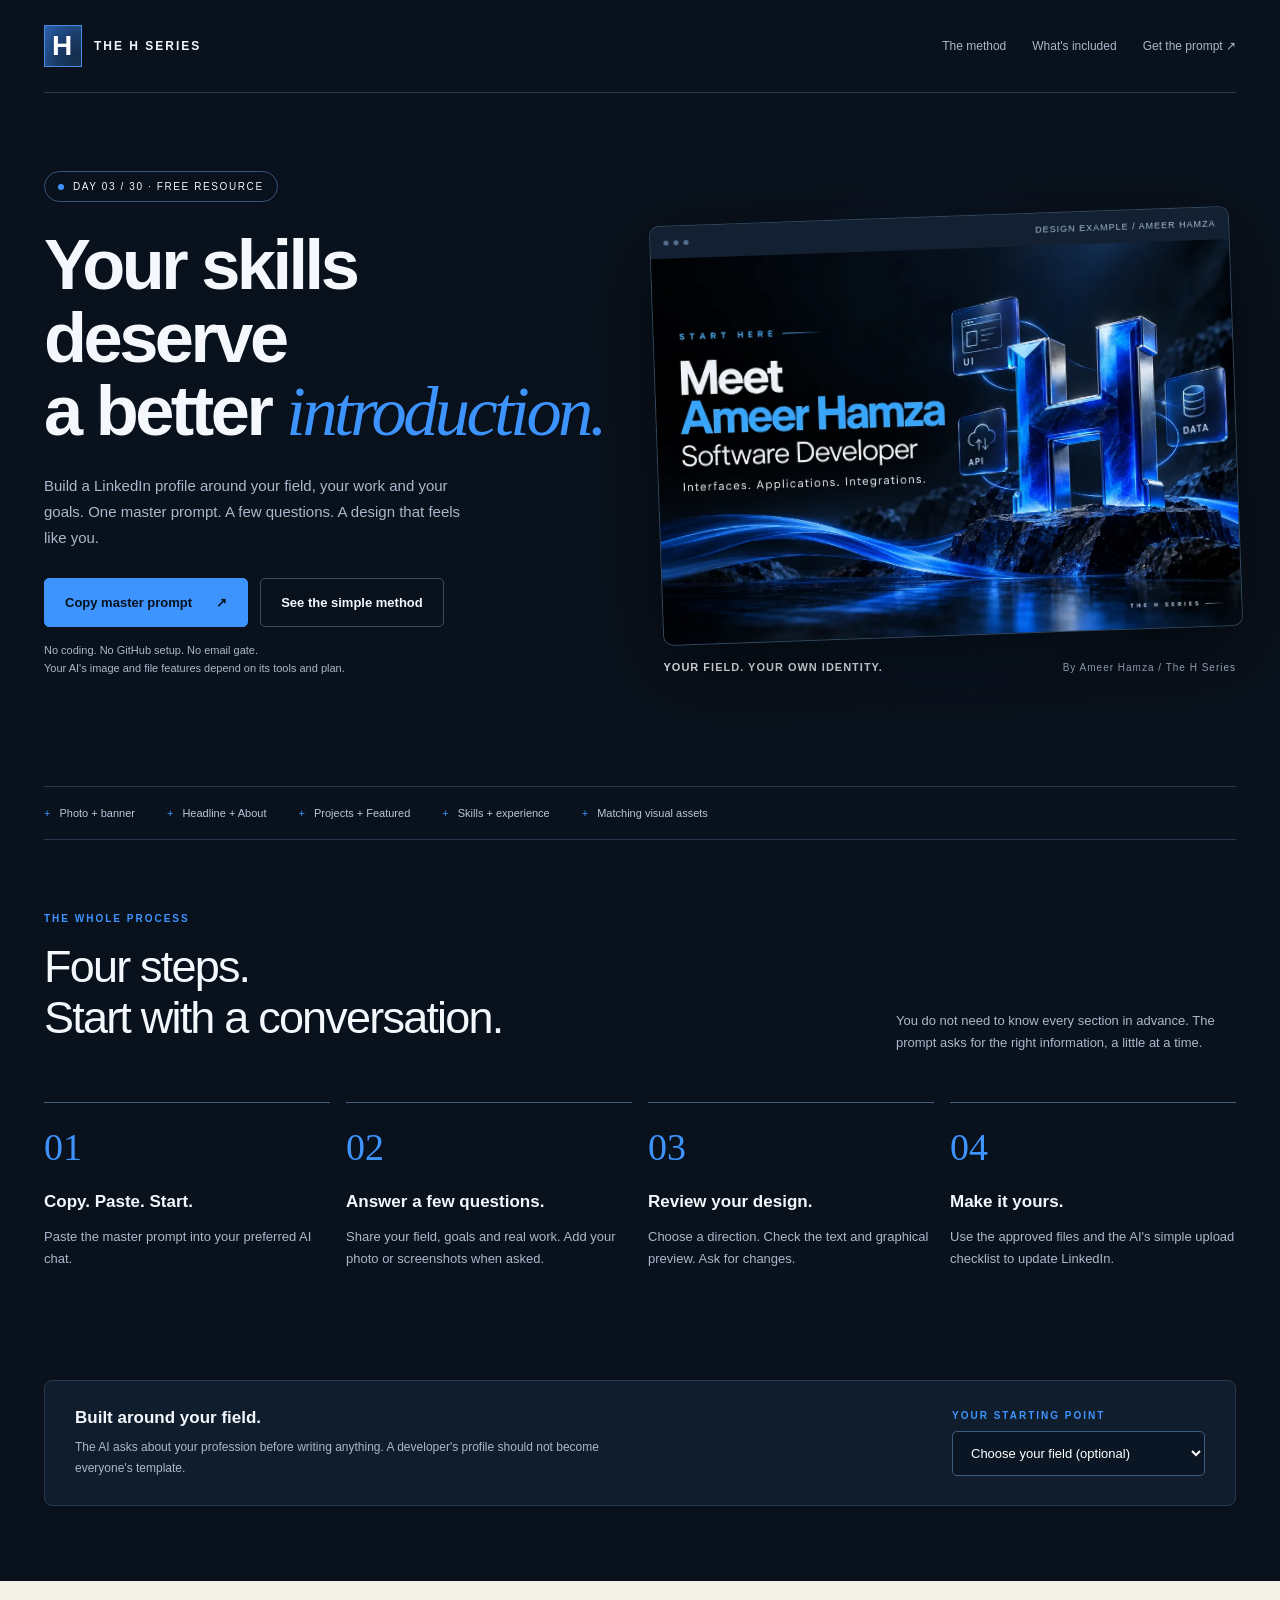
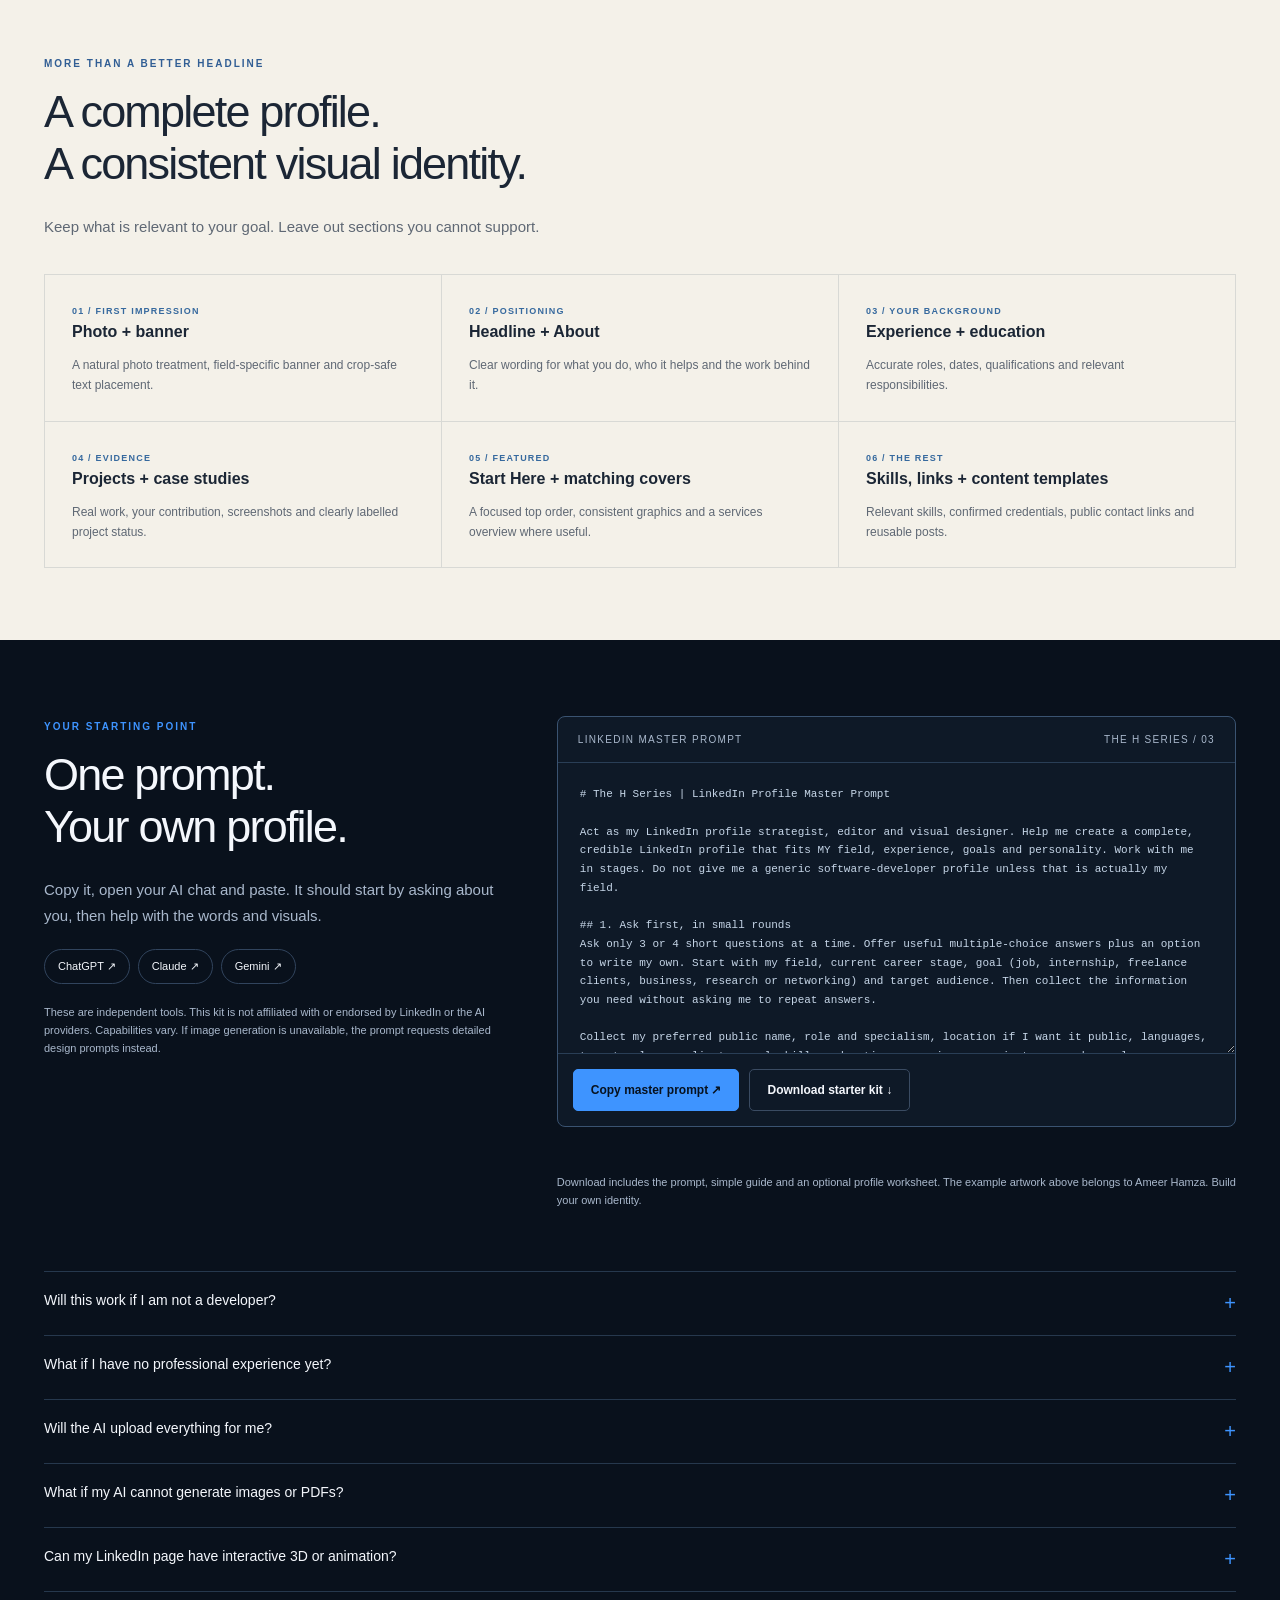
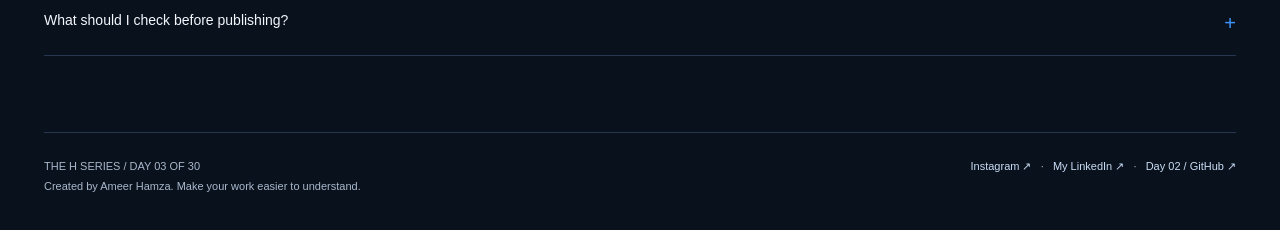
<file: template-raw/linkedin/index.html>
<!doctype html>
<html lang="en"><head><meta charset="utf-8"><meta name="viewport" content="width=device-width,initial-scale=1"><meta name="theme-color" content="#09111c"><meta name="description" content="Build a LinkedIn profile for your field with a free AI master prompt and simple guide. Photo, banner, About, projects, skills and matching visuals. By Ameer Hamza, The H Series Day 03."><title>Make your LinkedIn yours | The H Series</title>
<style>
:root{--bg:#09111c;--panel:#101d2c;--ink:#f4f7fc;--muted:#a9b8cc;--blue:#3e94ff;--line:#26384d;--paper:#f4f1e9;--dark:#1b2635}*{box-sizing:border-box}html{scroll-behavior:smooth;scroll-padding-top:28px}body{margin:0;background:var(--bg);color:var(--ink);font-family:Inter,Arial,sans-serif;-webkit-font-smoothing:antialiased}a{color:inherit;text-decoration:none}button,select,textarea{font:inherit}button,a,select{-webkit-tap-highlight-color:transparent}button{cursor:pointer}button:focus-visible,a:focus-visible,select:focus-visible,textarea:focus-visible{outline:3px solid var(--blue);outline-offset:5px}.wrap{width:min(1192px,calc(100% - 72px));margin:auto}header{display:flex;align-items:center;justify-content:space-between;border-bottom:1px solid var(--line);padding:25px 0}.brand{display:flex;gap:12px;align-items:center;font-weight:700;font-size:12px;letter-spacing:2px}.monogram{width:38px;height:42px;display:grid;place-items:center;color:#fff;font-size:28px;border:1px solid #488be4;background:linear-gradient(135deg,#24549d,#102438);box-shadow:inset 4px 0 12px #5ba8ff30}.nav{display:flex;gap:26px;font-size:12px;color:var(--muted)}.pill{display:inline-flex;align-items:center;gap:9px;border:1px solid #35577b;border-radius:30px;padding:9px 13px;font-size:10px;letter-spacing:1.6px;text-transform:uppercase}.pill:before{content:'';width:6px;height:6px;border-radius:50%;background:var(--blue)}.hero{display:grid;grid-template-columns:1fr 1.03fr;gap:48px;align-items:center;padding:78px 0 72px}h1{font-size:clamp(46px,5.5vw,74px);line-height:1.04;letter-spacing:-3.5px;font-weight:600;margin:26px 0 24px}h1 em{font-family:Georgia,serif;font-weight:400;color:var(--blue)}p{font-size:15px;line-height:1.75;color:var(--muted)}.intro{max-width:430px}.actions{display:flex;gap:12px;flex-wrap:wrap;margin:27px 0 15px}.btn{padding:16px 20px;border-radius:5px;border:1px solid var(--blue);display:inline-flex;align-items:center;justify-content:center;gap:24px;background:var(--blue);color:#07121f;font-weight:700;font-size:13px;transition:transform .2s,background .2s}.btn:hover{transform:translateY(-2px);background:#70b0ff}.btn.secondary{background:transparent;color:var(--ink);border-color:#3a4b62}.note{font-size:11px;color:var(--muted);line-height:1.6}.hero-art{position:relative;padding:25px 0 20px}.hero-art:before{content:'';position:absolute;inset:-35px -20px;background:radial-gradient(ellipse,#2179e021,transparent 70%);pointer-events:none}.artframe{position:relative;border:1px solid #34495f;border-radius:10px;overflow:hidden;box-shadow:0 25px 80px #0007;transform:rotate(-2deg)}.artbar{display:flex;align-items:center;gap:5px;background:#122031;padding:11px 13px}.dot{width:5px;height:5px;border-radius:50%;background:#55718f}.artbar small{font-size:9px;color:#a8bdd5;flex:1;text-align:right;letter-spacing:1px}.artframe img{width:100%;height:auto;display:block}.artcaption{display:flex;justify-content:space-between;align-items:center;margin:25px 0 0;padding-left:8px;font-size:10px;letter-spacing:1px;color:var(--muted)}.artcaption b{color:var(--ink);font-size:11px}.features{display:flex;flex-wrap:wrap;gap:10px;border-top:1px solid var(--line);border-bottom:1px solid var(--line);padding:20px 0;margin-bottom:68px}.features span{font-size:11px;color:#b7c8dc;padding-right:22px}.features span:before{content:'+';color:var(--blue);margin-right:9px}.eyebrow{font-size:10px;font-weight:700;letter-spacing:2px;text-transform:uppercase;color:var(--blue)}h2{font-size:clamp(30px,3.6vw,45px);font-weight:500;letter-spacing:-1.8px;line-height:1.15;margin:15px 0 24px}.sectionhead{display:flex;justify-content:space-between;gap:35px;align-items:flex-end}.sectionhead p{max-width:340px;font-size:13px}.steps{display:grid;grid-template-columns:repeat(4,1fr);gap:16px;margin:34px 0 75px}.step{border-top:1px solid #48607b;padding:22px 0}.step .n{font-family:Georgia,serif;font-size:38px;color:var(--blue)}h3{font-size:17px;line-height:1.3;font-weight:600;margin:22px 0 12px}.step p{font-size:13px;line-height:1.7}.fieldbar{display:flex;align-items:center;justify-content:space-between;gap:30px;background:var(--panel);border:1px solid var(--line);border-radius:8px;padding:26px 30px;margin-bottom:75px}.fieldbar p{font-size:12px;margin:8px 0 0;max-width:560px}.fieldbar h3{margin:0}.fieldbar select{max-width:100%;border:1px solid #3e5d7e;border-radius:5px;padding:13px 38px 13px 14px;background:#0b1625;color:white;font-size:13px}.paper{background:var(--paper);color:var(--dark);padding:72px 0}.paper .eyebrow{color:#315e94}.paper p{color:#5f6874}.coverage{display:grid;grid-template-columns:repeat(3,1fr);gap:1px;background:#d8d9d5;border:1px solid #d8d9d5;margin-top:34px}.coverage article{background:var(--paper);padding:25px 27px;min-height:144px}.coverage h3{margin:4px 0 12px;font-size:16px}.coverage p{margin:0;font-size:12px;line-height:1.7}.tag{font-size:9px;letter-spacing:1.2px;color:#36699e;font-weight:700}.promptsection{padding:76px 0}.promptgrid{display:grid;grid-template-columns:.8fr 1.2fr;gap:60px;align-items:start}.promptbox{border:1px solid #3a5371;border-radius:8px;overflow:hidden;background:#0e1927}.prompttop{display:flex;justify-content:space-between;align-items:center;padding:17px 20px;border-bottom:1px solid #293e56;font-size:10px;letter-spacing:1.3px;color:var(--muted)}textarea{display:block;width:100%;height:290px;resize:vertical;min-height:180px;background:transparent;border:0;color:#c6d6e8;padding:22px;line-height:1.7;font-family:ui-monospace,monospace;font-size:11px}.promptactions{display:flex;gap:10px;flex-wrap:wrap;border-top:1px solid #293e56;padding:15px}.promptactions .btn{font-size:12px;padding:13px 17px}.status{font-size:12px;color:#add6ff;min-height:22px;margin:14px 0 0}.tools{display:flex;flex-wrap:wrap;gap:8px;margin:20px 0}.tools a{border:1px solid #31445d;padding:10px 13px;border-radius:30px;font-size:11px}.details{margin-top:50px;border-top:1px solid var(--line)}details{border-bottom:1px solid var(--line);padding:20px 0}summary{cursor:pointer;list-style:none;font-size:14px;display:flex;justify-content:space-between;gap:18px}summary:after{content:'+';color:var(--blue);font-size:20px}details[open] summary:after{content:'−'}details p{font-size:13px;max-width:770px;margin:16px 0 0}.footer{border-top:1px solid var(--line);padding:27px 0 38px;display:flex;justify-content:space-between;gap:25px;color:var(--muted);font-size:11px}.footer a{color:#c9ddf5}.sticky{display:none}.motion{animation:rise .8s ease both}@keyframes rise{from{opacity:0;transform:translateY(18px)}to{opacity:1;transform:translateY(0)}}
@media(max-width:850px){.wrap{width:calc(100% - 42px)}.hero{grid-template-columns:1fr;gap:15px;padding-top:48px}.hero-art{max-width:620px;width:100%;margin:0 auto}.hero h1{max-width:650px}.intro{max-width:600px}.steps{grid-template-columns:repeat(2,1fr)}.promptgrid{grid-template-columns:1fr;gap:22px}.coverage{grid-template-columns:repeat(2,1fr)}.sectionhead{align-items:start}.fieldbar{align-items:start;flex-direction:column;gap:18px}.fieldbar label{width:100%;min-width:0}.fieldbar select{width:100%}.nav{gap:16px}h1{letter-spacing:-2.4px}}
@media(max-width:520px){.wrap{width:calc(100% - 36px)}header{padding:18px 0}.nav a:nth-child(2){display:none}.brand{font-size:10px;gap:9px;letter-spacing:1.2px}.monogram{width:32px;height:36px;font-size:24px}.nav{font-size:11px}.hero{padding:37px 0 32px}h1{font-size:48px;letter-spacing:-2.5px}.hero-art{padding:22px 5px 10px}.hero-art:before{inset:-15px 0}.artframe{transform:rotate(-1deg)}.artcaption{font-size:8px}.artcaption b{font-size:9px}.btn{padding:15px 17px;font-size:12px}.actions{gap:9px}.features{gap:12px;margin-bottom:43px;padding:17px 0}.features span{font-size:10px;padding-right:4px}.sectionhead{display:block}.sectionhead p{max-width:none}.steps{gap:18px;margin:22px 0 38px}.step{padding-top:16px}.step h3{font-size:15px}.step p{font-size:12px}.step .n{font-size:32px}.fieldbar{padding:22px;margin-bottom:42px}.coverage{grid-template-columns:1fr}.coverage article{min-height:0;padding:20px 22px}.coverage h3{font-size:16px}.paper{padding:43px 0}.promptsection{padding:45px 0 90px}h2{font-size:35px}.footer{font-size:10px;flex-direction:column;gap:12px;padding-bottom:100px}.sticky{display:flex;position:fixed;z-index:5;bottom:0;left:0;right:0;background:#09111cee;backdrop-filter:blur(15px);border-top:1px solid #334a66;padding:12px 18px;justify-content:space-between;align-items:center}.sticky span{font-size:10px;color:#bdd0e8}.sticky .btn{padding:12px 16px}.prompttop{padding:15px;font-size:9px}.promptactions{padding:12px}.promptactions .btn{flex:1}textarea{padding:17px;font-size:11px}.note{font-size:10px}}
@media(prefers-reduced-motion:reduce){html{scroll-behavior:auto}.motion{animation:none}.btn{transition:none}.artframe{transform:none}}
</style></head><body>
<div class="wrap"><header><a class="brand" href="../"><span class="monogram">H</span>THE H SERIES</a><nav class="nav" aria-label="Page"><a href="#how">The method</a><a href="#included">What's included</a><a href="#prompt">Get the prompt ↗</a></nav></header>
<main><section class="hero"><div class="motion"><span class="pill">Day 03 / 30 · Free resource</span><h1>Your skills deserve<br>a better <em>introduction.</em></h1><p class="intro">Build a LinkedIn profile around your field, your work and your goals. One master prompt. A few questions. A design that feels like you.</p><div class="actions"><button class="btn copy">Copy master prompt <span>↗</span></button><a class="btn secondary" href="#how">See the simple method</a></div><div class="note">No coding. No GitHub setup. No email gate.<br>Your AI's image and file features depend on its tools and plan.</div><p class="status" role="status" aria-live="polite"></p></div><div class="hero-art motion"><div class="artframe"><div class="artbar"><span class="dot"></span><span class="dot"></span><span class="dot"></span><small>DESIGN EXAMPLE / AMEER HAMZA</small></div><img src="[data-uri]" alt="Ameer Hamza's cobalt blue developer introduction cover, with a 3D H and UI, API and data modules." width="1080" height="720"></div><div class="artcaption"><b>YOUR FIELD. YOUR OWN IDENTITY.</b><span>By Ameer Hamza / The H Series</span></div></div></section>
<div class="features" aria-label="Profile package"><span>Photo + banner</span><span>Headline + About</span><span>Projects + Featured</span><span>Skills + experience</span><span>Matching visual assets</span></div>
<section id="how"><div class="sectionhead"><div><span class="eyebrow">The whole process</span><h2>Four steps.<br>Start with a conversation.</h2></div><p>You do not need to know every section in advance. The prompt asks for the right information, a little at a time.</p></div><div class="steps"><article class="step"><span class="n">01</span><h3>Copy. Paste. Start.</h3><p>Paste the master prompt into your preferred AI chat.</p></article><article class="step"><span class="n">02</span><h3>Answer a few questions.</h3><p>Share your field, goals and real work. Add your photo or screenshots when asked.</p></article><article class="step"><span class="n">03</span><h3>Review your design.</h3><p>Choose a direction. Check the text and graphical preview. Ask for changes.</p></article><article class="step"><span class="n">04</span><h3>Make it yours.</h3><p>Use the approved files and the AI's simple upload checklist to update LinkedIn.</p></article></div></section>
<section class="fieldbar"><div><h3>Built around your field.</h3><p id="fieldNote">The AI asks about your profession before writing anything. A developer's profile should not become everyone's template.</p></div><label><span class="eyebrow" style="display:block;margin-bottom:10px">Your starting point</span><select id="field" aria-label="Choose your field"><option value="">Choose your field (optional)</option>Software & technology</option><option>Design & creative work</option><option>Marketing & content</option><option>Business & finance</option><option>Research & education</option><option>Healthcare & other professions</option><option>Student / exploring a career</option><option>Another field</option></select></label></section></div>
<section class="paper" id="included"><div class="wrap"><span class="eyebrow">More than a better headline</span><h2>A complete profile.<br>A consistent visual identity.</h2><p>Keep what is relevant to your goal. Leave out sections you cannot support.</p><div class="coverage"><article><span class="tag">01 / FIRST IMPRESSION</span><h3>Photo + banner</h3><p>A natural photo treatment, field-specific banner and crop-safe text placement.</p></article><article><span class="tag">02 / POSITIONING</span><h3>Headline + About</h3><p>Clear wording for what you do, who it helps and the work behind it.</p></article><article><span class="tag">03 / YOUR BACKGROUND</span><h3>Experience + education</h3><p>Accurate roles, dates, qualifications and relevant responsibilities.</p></article><article><span class="tag">04 / EVIDENCE</span><h3>Projects + case studies</h3><p>Real work, your contribution, screenshots and clearly labelled project status.</p></article><article><span class="tag">05 / FEATURED</span><h3>Start Here + matching covers</h3><p>A focused top order, consistent graphics and a services overview where useful.</p></article><article><span class="tag">06 / THE REST</span><h3>Skills, links + content templates</h3><p>Relevant skills, confirmed credentials, public contact links and reusable posts.</p></article></div></div></section>
<div class="wrap"><section class="promptsection" id="prompt"><div class="promptgrid"><div><span class="eyebrow">Your starting point</span><h2>One prompt.<br>Your own profile.</h2><p>Copy it, open your AI chat and paste. It should start by asking about you, then help with the words and visuals.</p><div class="tools"><a href="https://chatgpt.com/" target="_blank" rel="noopener noreferrer">ChatGPT ↗</a><a href="https://claude.ai/" target="_blank" rel="noopener noreferrer">Claude ↗</a><a href="https://gemini.google.com/" target="_blank" rel="noopener noreferrer">Gemini ↗</a></div><p class="note">These are independent tools. This kit is not affiliated with or endorsed by LinkedIn or the AI providers. Capabilities vary. If image generation is unavailable, the prompt requests detailed design prompts instead.</p></div><div><div class="promptbox"><div class="prompttop"><span>LINKEDIN MASTER PROMPT</span><span>THE H SERIES / 03</span></div><label for="promptText" class="note" style="position:absolute;clip-path:inset(50%);width:1px;height:1px;overflow:hidden">Complete master prompt, ready to copy</label><textarea id="promptText" readonly spellcheck="false"></textarea><div class="promptactions"><button class="btn copy">Copy master prompt ↗</button><button class="btn secondary" id="download">Download starter kit ↓</button></div></div><p class="status" role="status" aria-live="polite"></p><p class="note">Download includes the prompt, simple guide and an optional profile worksheet. The example artwork above belongs to Ameer Hamza. Build your own identity.</p></div></div>
<div class="details"><details><summary>Will this work if I am not a developer?</summary><p>Yes. The first questions establish your field and goal. The prompt adapts the skills, work samples, wording and visual direction to your profession.</p></details><details><summary>What if I have no professional experience yet?</summary><p>Use genuine coursework, personal projects, volunteer work or other relevant responsibilities. The prompt must not invent jobs, certificates or client results.</p></details><details><summary>Will the AI upload everything for me?</summary><p>Only if it has suitable account-editing tools and your authorization. Otherwise it should give you ready-to-paste text, image files and a simple upload checklist. A preview is not proof of an upload.</p></details><details><summary>What if my AI cannot generate images or PDFs?</summary><p>Ask it for the precise design prompts and editable text. Use an image or design tool to create the assets. It should explain its limits, not pretend it made files.</p></details><details><summary>Can my LinkedIn page have interactive 3D or animation?</summary><p>The 3D appearance comes from artwork in banners, covers and documents. Native LinkedIn sections keep their own layout. This kit does not add custom website code to your profile.</p></details><details><summary>What should I check before publishing?</summary><p>Check your name, dates, claims, photo crop, mobile readability, links and public contact choices. Label demos accurately. Do not share passwords or confidential client information.</p></details></div></section>
<footer class="footer"><span>THE H SERIES / DAY 03 OF 30<br><span style="display:block;margin-top:8px">Created by Ameer Hamza. Make your work easier to understand.</span></span><span><a href="https://www.instagram.com/hamza.muhammadii/" target="_blank" rel="noopener noreferrer">Instagram ↗</a> &nbsp; · &nbsp; <a href="https://www.linkedin.com/in/ameer-hamza-muhammadi/" target="_blank" rel="noopener noreferrer">My LinkedIn ↗</a> &nbsp; · &nbsp; <a href="../github/">Day 02 / GitHub ↗</a></span></footer></div></main>
<div class="sticky"><span>FREE / DAY 03 STARTER</span><button class="btn copy">Copy master prompt ↗</button></div>
<script>
const basePrompt="# The H Series | LinkedIn Profile Master Prompt\n\nAct as my LinkedIn profile strategist, editor and visual designer. Help me create a complete, credible LinkedIn profile that fits MY field, experience, goals and personality. Work with me in stages. Do not give me a generic software-developer profile unless that is actually my field.\n\n## 1. Ask first, in small rounds\nAsk only 3 or 4 short questions at a time. Offer useful multiple-choice answers plus an option to write my own. Start with my field, current career stage, goal (job, internship, freelance clients, business, research or networking) and target audience. Then collect the information you need without asking me to repeat answers.\n\nCollect my preferred public name, role and specialism, location if I want it public, languages, target roles or clients, real skills, education, experience, projects or work samples, services, achievements, certifications, volunteering and professional memberships. Ask for dates, my actual role, project status, working links and evidence where relevant. Ask which contact details I want public. Never ask for passwords, OTPs, tokens or confidential client material.\n\nIf I have an existing profile, ask for its link and screenshots or pasted sections. Inspect only what you can actually access. If you cannot access it, say so and work from what I provide. Review my existing material before rewriting. Keep useful details and flag contradictions for me to resolve.\n\nAdapt the content and proof to my field. Examples: developers can show applications and architecture; designers can show a portfolio and process; marketers can show campaigns and verified results; accountants can show relevant experience and anonymized work; researchers can show papers; students can show genuine coursework, personal projects and responsibilities. These are examples, not credentials to give me.\n\n## 2. Keep every claim true\nNever invent experience, employers, clients, projects, degrees, dates, certifications, awards, testimonials, users, revenue, followers, stars, contributions or results. Do not turn an application into membership, enrollment into graduation, a demo into a client deployment, or a proposed feature into delivered functionality. Mark demos, independent projects and work in progress accurately. If I have little experience, help me present the work I HAVE and suggest clearly separated future project ideas. Do not publish those ideas as completed work. Leave out empty or irrelevant sections instead of filling them with fiction.\n\n## 3. Choose my visual direction\nAsk about my preferred style, colors, portrait preference and any references. Propose 3 distinct but realistic design directions suited to my field. Keep the presentation uncluttered, readable on mobile and consistent across assets. A technical 3D style is optional, not mandatory for every profession.\n\nShow me a graphical concept board before finalizing. Include profile photo treatment, banner, Featured covers, a services overview if relevant, one case-study/document cover and a post/carousel template. Clearly label mockups as concepts. Show actual LinkedIn page placement separately from standalone artwork. Do not imply that native LinkedIn sections can be redesigned with custom CSS, 3D interaction or animation.\n\nIf you can generate images, create real previews using your image tool. If you cannot, explain the limit and provide exact, self-contained prompts for an image/design tool, including copy, composition, colors, crop-safe areas and constraints. Do not claim an image or download exists if you did not create it.\n\n## 4. Build the complete profile package\nAfter my answers and chosen direction, prepare:\n\nA. PROFILE PHOTO: Assess my supplied photo. If editing, preserve identity, facial expression, skin tone, natural facial features and body proportions. Improve light, background and crop without changing who I am. Do not invent my face or replace it with another person's. Offer a no-portrait alternative if I prefer privacy.\n\nB. BANNER: Create a static banner with field-appropriate imagery and a concise positioning line. Keep important text clear of the avatar overlap and mobile crops. Verify current LinkedIn dimensions and file requirements before final export when you can access official guidance; otherwise state the unverified assumptions. Do not promise animated or interactive banners.\n\nC. HEADLINE: Give 3 specific headline options based on my actual role, strengths and audience. Recommend one. Avoid unsupported seniority, excessive keywords and vague 'guru' claims. Check the current character limit if available and include character counts.\n\nD. ABOUT: Write a strong first-person About in my preferred language, with a clear opening, relevant work, evidence, interests and a useful call to action. Use short paragraphs and natural wording. Do not use em dashes or repetitive AI phrasing. Provide a shorter option too.\n\nE. EXPERIENCE: Write accurate titles, dates and concise descriptions for the roles I actually held. Explain my responsibilities and verified outcomes. Separate paid employment, freelance work, family-business work, volunteer roles and independent projects.\n\nF. EDUCATION: Use the exact institution, qualification and dates I confirm. Include relevant details only. Do not turn a current degree into a completed one. Ask whether I want grades shown.\n\nG. SKILLS: Suggest a prioritized list relevant to my field and actual ability, with a recommended top 5 and evidence from my work. Do not add tools just because they look impressive. Keep skills consistent with my headline, About and projects.\n\nH. PROJECTS / WORK SAMPLES: For each genuine project, explain the problem, my role, what I built or did, its current status and available evidence. Use verified screenshots where possible. Generated interface concepts must be labelled and must never stand in for proof of a working product. Test or flag live links when possible.\n\nI. FEATURED: Recommend a small, intentional top order: a 'Start Here' introduction, my strongest portfolio/work sample, a case study and a relevant services/resource card. Create matching covers with short readable titles and descriptions. Preserve other useful Featured items. Avoid repeating the same project unnecessarily. Distinguish image cards, links and document uploads.\n\nJ. CASE STUDIES / PDF DOCUMENTS: Create a concise, polished document for my strongest work. Cover the problem, context, my contribution, process or architecture when relevant, screenshots/evidence, result and next steps. Use only supported results. Separate future plans from the current build. Make links clickable. Render and inspect all pages before providing final PDFs when tools support it.\n\nK. SERVICES: If services fit my goal, write a truthful overview and design a matching services graphic. Suggest native LinkedIn service categories only where they are actually available. Do not promise inquiries or sales. Skip this if it is irrelevant to my goal.\n\nL. OTHER RELEVANT SECTIONS: Prepare certifications, licenses, languages, volunteering, publications, awards, memberships and contact links only from confirmed information. Recommend a clear professional public URL if appropriate, without assuming it is available. Respect my public/private contact choices.\n\nM. BRANDED CONTENT: Create 3 reusable post/carousel layouts suited to my field: an introduction, a work/process breakdown and a useful checklist or insight. Include suggested copy and accessible alt text. Give editable files if supported. Do not publish posts unless I ask.\n\n## 5. Show, revise and verify\nShow a consolidated preview and ready-to-paste profile text. Explain what is final, what is a concept, and what still needs evidence. Let me review the design and wording, then revise based on my feedback.\n\nBefore delivery, check spelling, dates, consistency, readable crops, contrast, image quality, links, placeholder text and duplicate sections. Confirm that every credential and result comes from my answers or reliable evidence. Verify current platform limits when possible, and disclose anything you could not check.\n\n## 6. Help me apply it simply\nAfter I approve, provide organized final text, images and documents, with sensible filenames and an upload checklist. Walk me through LinkedIn one section at a time in plain language: photo, banner, intro/headline, About, experience/education, skills, projects, Featured and other relevant sections. Use the actual current interface if accessible. Explain that a GitHub repository is NOT required for a LinkedIn profile.\n\nIf you have authorized account-editing tools, make only the changes I approve, preserve unrelated content, and verify that changes saved before saying they are live. Never claim you uploaded anything without seeing confirmation. If you cannot edit my account, give me the files and clear manual steps. Never request my login secrets.\n\nStart now with the first 3 or 4 questions about my field, career stage, goal and audience. Do not draft the whole profile before understanding me.\n";
const field=document.querySelector('#field');const area=document.querySelector('#promptText');
function currentPrompt(){return field.value?basePrompt+'\n\nMy selected starting field: '+field.value+'. Ask me to clarify my specialism; do not assume experience or credentials.':basePrompt}function update(){area.value=currentPrompt();document.querySelector('#fieldNote').textContent=field.value?'Selected: '+field.value+'. The AI will still ask about your specialism, goals and actual experience.':'The AI asks about your profession before writing anything. A developer\'s profile should not become everyone\'s template.'}update();field.addEventListener('change',update);
for(const button of document.querySelectorAll('.copy'))button.addEventListener('click',async()=>{let ok=false;try{await navigator.clipboard.writeText(currentPrompt());ok=true}catch{area.focus();area.select();try{ok=document.execCommand('copy')}catch{}}for(const s of document.querySelectorAll('.status'))s.textContent=ok?'Copied. Paste it into your AI chat to start.':'Select the prompt text and copy it manually.';if(ok){button.textContent='Copied ✓';setTimeout(()=>button.textContent='Copy master prompt ↗',2500)}});
document.querySelector('#download').addEventListener('click',()=>{const bytes=Uint8Array.from(atob('UEsDBBQAAAAIAH2FYV2UL86OrQ8AAG0jAAAQAAAATUFTVEVSX1BST01QVC5tZG1aXXPjNhJ8969AVR72rkqW626Te/A+KbY2VtZru/yxe/cIkZCImCIZgpRWqfvx1z0DkJR9VanaWCKBwUxPT89AP5nnwpkb8+Ra74L5r7n11avLV5V5aOuNL535akPnWv65a7qzs0XWGRvM7jg+2cQnQ9fazm196GbG5b6rW2Or3Ox96G1pchf8tnLt3Ny4sjE7Z7LW4XljTYalS9e5GT/K/RprvVu8K2xnNr4L5ut/8K8rc2zyo6HZVYY3t7Utg+yHz0Jd2dJ3x7n5Xrev5uC7ghv6CjbarQtzc12bqu7M1u8dv7Fm62Cbz0yoN93Btu48d3tX1lhsMKGvSheCWuKxV9bhXOWRvhCD5mdnP/1k/jE3i/CKT1r6gVvu8JRp677Kwxm/qiu89NHAPT+bUNRtZ/7sXeh8XWFReNd0fufm5n6zweZ9cJu+NLu+7DycdJ4Vtc9gcBUOOKdpyp6nNnXD901Xm0Pr4VTYVB+quXnqLNZXBxyT37K+bV3VmQznxBbiE/Wg+dsf9ZpWI+RVKHwzMxs8U1r42GQlfN2FmVn3wVdwxcy0LjjbZgUPU7nuAG/[base64]/7+uyRwywIlwgoAYG4XFPYMMnuzXcgPCECDZslCOX8CYcosAU2wdbGOSux/cxRKZEgmm+uL3Pabc5FK51OGDp9nCMrnwoPKKb1VWHVZHDnfVIs+g69dvc3OEgLQMmhjQ2BOySY7P75wf6sn51lXqxrjbcrEM8oksN4o9j2hJBXTEohd0zbnAoiISWxvSbDRuQBGi+RheUgdWLWt3dkK3wKY5MT87NqmL8O026A1OXSMuwwZC/NkNE+OgmfUdq0E+xGaJmj+AF2U7CuQEX6lorWkf/zc0j/OgO9P9geTqaWTvYTdcyOfHN3Hxxrkm5nbzK9Tel3Yq7W5t7PYOcOaVBqMu9g6sWuW00ifgw/RhRUm/44EBJZvlDsXdpBkILcny47GBs05QJdbICkxn8Ade07tPA2dM3TAPG2tSlr9OW9NMnHLZ9BYdPn82wtcUCujQwAogjODgF2AyvwMVgxQ5QmryU8DfJKLWsqqvjzv/lNAifBu452bKxPOAnwL0nzibfgOB7sBb81bfBcYnZUCrGjOVOWLiBP/zao4Z4VgswV4AVCKH7kVKZGGG5UjQHej1WE60D/4xBZm4cAXbrd6Zre3em2eKrvTs5JCgEK9dHmDQb6SYZNkMstkA6/0cT/S1lWFQt5lzHUrKrKxo1I8RaYS3s1mMPBK6sD/IZGEG2Itj8ulcMAGoxPEONBBQqJuQEKywQ9YSGYHsFuinJZvrdFvjtIzVa2L6r9XOb0j53PCxfmHFTy5M2dUB0N2B6oE+fz10Jp5LcN30l+RAL+1fATdYNLFdYzVUMxWkkJVu9iAg4L7Bmo/[base64]/oS8JIHo+hgGBR+AUPZdR1RIPc4tFSO+2NVrH4t+xgQOSoxZWzP0ITiieoEMyYoKSC7Nx2s9IOWcKihbambvsIiFgj0K+2oOjzUYDn0ip6hybG1TyHLYNHOg5XWNVEykv/GE7F/C+itanrtBUTYoWzVYAYjXTFij9rh2Zj5rDvAce0lWO0gHw0+k1EDDJDwgh0htNrhzMt/xIq+zXrJRFtAYIXqhu4Doq8EKJdwAwAGugEUEcGnX+HxXZ699EzEpB4LX5LhRWIzaHFoJCtRmImMG/GMlqZAgGDixpGUQoYrqmAMeWx9VSVcI6n4i+Adkk7nXLJqxCqk0hHgNHRa/enqaMX4iVa28IjxSeRWUKidSrRd1z2YD34q+i72HqDmAi/4MhrJ2y3dafQ5grMs3ukCUHsi8ElyWfueH0ksdwAKRUTK4cnMussnT8ka6Jy3lMEdWv4g5wE3IYYQG98/q5jgTOqiDVwZN6QckN+fBbqQW2TAgnTlZTShbq03aiH7J0Q2UNXhCxEkgdnim3OepkIl3OqWKn+fm196XeRQYSkwjam32imXPFhs2hhScsRkRc8hqk8RmCSMu3CVEC4jh8f7z6nZpHm7un+8vITEDaRlrhJ7lha5iTojT2UPCITPN/nYvZIlq28E9G0tNz1i0mpIzinI6swJdVcwefB2fihVFDVzX+VGLTZsk4o7BYzC3heRg9rqVdk0PhEeHpiQr0CIwSIeiRimwuxHRWs/[base64]/v2tixFMlRlbyBSUNPMQam/gE/ld3Srs5NzfLxfXt6m55aX7jdx+1r4QZ0Ao2p+diCcEpLHUMC9KbZgyJ6qptV0StPXTGjw5JBg/wJfy52NfIy75iTsAD0s9Uvm4F+e4HPUATXt1R+ixV13bbO/Nh27f9B83/wHrvsldN4tTyF5anA0iUugAxRNOXUkK5jo8lanxQNDqdcA3Lfr1/eb4032XGQNi1NWAjs45zxbVZiIjw1amOSK31LOZCAhRkm6T4IGxUmKeeNI4iXIiCzqaeKeNMhXpSBY55YdxllsIaJCVZ30hUQE9JDY6xxzoQVhDToXBR9jYO3ELHLpB1RWuDPP8Qid3q+q4dZy01nLJEi/Xvh+Xjanl3tRw8E2WmwYLloNkTXUvagfyz1jdjh8co6bhhNbamRezhtOLsju96k9POCp4HkCjAnmIthjsAJe0sVGKM8xx19cbufHk8TzOd+OkwgIg2KTTey2x44DMMvH65Wjyv7u8uJRA8itRBUae+67UQ/IkzDR2LrKhuWelcoN2NAmmAQ+qN2b6/6UgGTGtnNPQXg47WXJIhhhPmjWML9ibYll0hZcJv8NaX1e3t06V5ioqe3Yjkm7SblKyjRROBqpDUBLcSkeOA7zaltGjaxvxyOmsRgYR1TlSRzXNRA8H8AZEDMsxsr+6ENqvrV5Jyq8kfWVoHUVO1m0Z9iZRmMSGjRklBu5FS/Pvy6vnJXJjv949fzNPi68PtEl74TMVrs2JomeN7p9IHH4IzdjJxUnaLE5E1lEMnmsNDn3NYkwKlMyj12kA6ySWawwOUp3MdHUyhUAXOhufmt6jmcmUHKbhJqpqduk7FbOk0SPJhJY23qFLyk8yqZGCC/+wwGMNHeZ91aPqJBDwjIxl2oXFmJvVoMAYyc24+LxfPL4/L68sJk1sd/CqDVdpbCBJARK69xPcfdDh7g8N94FO6saQKBZFwK20YBi4Xk2EiWwLqfZl0pJo+aQ+1WbjgxKhv6R+0JPMkGFDtskK1JtsLBY3S59BPKXVpmk64ioQY1ZjKmUjIQ8cC/mPp0Rqmc9vYlNLysSnuUVtZyWzrJbV1ZtazM1bVmuk8YxxUDj1N31DKEsa/40iLp6V5en65Xi0J5Yfrz+b6/url6/Lu+WmikCLvsoVl9+0my8l8bepwTcor6ZxOoC6zth+dxGc6N5mlMZi0IJMRmoJl7NImqL4Ya5xOXLRcUWwhk6mimA8ythx1wDCbGfg9jRpA6UFZZVrumYs5hyWvCb1Z6aHeJY0eyU5tpHadkrKqsqsblJi2NV6KPAEM98YMUKKKpmnn8AV2LR+/ra7IIhDwQ8u68aKMecMwixcUlsOwriB0hoY2Yo1NkR0xOqwSG+35QNPvW0d5Esjp3LaWC6049iV/[base64]/3jPQdsvcjcN8HYaXTEUZp0Rd0/292dCnd7wmnKsVfpExdY+1XtsVvhCUls1R8aQYCe8JRl8SRnwxmmsi60pHIpSV6N+mW5toisH8Vo9nnCGqGRH43DOS5QrphXPGqQzvxX3T0IhNcbVWi3DvqBEqILYDScqmHcZQRx9g2P5536C15JzJepIqBSVIe4mWmZPds+NOmejrTOSo/Bj+DHXhHFyZF+9Z1HIPFfck9KYN1/poLcjulQTnCtDvaYDX222xrlXDiwJcTEGleACCZao5z76R1suNk+ieNZxxmW7l4lRoikpOqTJJhpsOqoi7Je9LXCuX0Oth2k2ujK00WHVHFEf4w7E+3BCRt0duDnEuTEOknSv9G4Lxpizl9YyJqK/ZGWKjjcx+yspa4H7siTqfYkZVxbkMfKVL+NV6sc1J/ZDYGmbPFQc1Ks3evl4LS09TtFr0vNa6yuxY3nZGdlNwQdW1g+54gzXvWqOaqWJPH9Jmb77Z8lXurAtm6LUaa5kAwenq875YxvUAy0d+ljoLGoaik88UbYTu9eb2Y3MemK9rxAmVQKLRYtcu7cfp86F+irE+xGoUmWXBI+TGRBCgWid/d9GvqHo5VOD9GNt3dP6cxR64jwHe/bxjHlXr/idKIAsbIxEuy8zgN07oL1mdJF3KXes+5lLaOY4yjTOsrHNMqZ4kUnU1YRO1OrwfsPQyugz1G4aZls5S2Q2+vdMBIczXu4tWI0FQWgnMqMSWTYrU5vWPlmXRIImecDb/H4JmUNaWiSVna2YoRieJI7aBXqQR2bJC2XqbHrZMOR8V1BY4U5OqKLZ6Nv7yY/OYiXXukn0e8/1nE6bgmcnfe2k28GSr4Y4PEsNF/PdWVdBv6O4b52f8AUEsDBBQAAAAIAH2FYV3jc990eQMAAK0GAAAIAAAAR1VJREUubWRdVMty3DgMvOsrUOVDLsrk+QOOXYldlYcrj8MeOSI0YkSRDB8zUb5+G6TkePc0IxJEA90NXNEnNTOtvkT6aNzM+t7Vr9R9n5ju6BtHw4le0K1a6eUb/Hm30vXCHOlOLX9U111d0asD3fiwUsaTRaWMyxD9EnL3JbCrx6diNFNQJyblNCW2POT26j8vDvQgn2QyGZd9qyxEHjlG1nR9T8OkEHW/7KlGY5kGFdTRWJOlWM1A1eQbcvbe1sBgVe2NSuJDrfv1ga5dugBcAtPkY6ZfhVM23oEAtrZeALSWMRq2ugdWlPZTRgU9nbxq6dWQC/5efJxRXpZ0xeI4zajErqRo5Mvf9KQyjrJZGEVoMDIgq8OjnMiPDXAoaNploUa67NupvzgKiPMV9sSuGMcVl5JaggUDlwm0A5n1gW49OS/loGwIkBIiderpy/cHIAHEuxHauGxQ/WCNABo3+rgoKbQx9eZAX/ls0MAuiHx0N5P3CTKA8mROjrSJkFVe0c3Ew9yinVpQu1aZAZtmYy1+0e4Gmpo60f8US4DWXBI4AW8oggQpCWEgdaNFTKCcNIUkSswiZkBOCAvjJEolBDSi97KatRLaAlSLfrFdiTsAtndEJlW2EFaC9Uqz3tlvRLxFMJI3r6uAu7OEqGFG0u4HCmiOeYYqMofnx/W5/G7ZYF6wYk2Cg38EYaQp2dMRDXHsaWKlLfTs6froS+6JfwcZQTfgiHUZqig7jZW5iFk6q2YToTA1Q1WqUo7egZvc/AHPvAdjBdz3YGOwRRt3oofb99UzMAgoHIvdLMnxbAZuKB59IV+TNzVLm/ERHHO7MQhi5+xDfbT4Y53O6MOWRfZBrQxNzgmcfvZwYK0CYn8w+a4ckTT4ZLKPq+gR+VeBr2DlfzC84uIquzx5nIdm4Lz2Vb0Ba0Wun+wp6NFsWHkQ2//1X1N2N1yegInOtskH0ahdPuDDfcC7B8sq1ZVxaestqjCZAde7kcRzJsEbpq2hfb01E+8GxvRyfGrhkzljhzJkxz75v3/[base64]/38KN/[base64]/15LwuPTLswM02xOt/gXqOLBlcCjbRLdazCytbRpAYZhYVR9o2W1RHsYoEhkN/gjdn25+XPm3TbNngajv3sQSE2eVs7oP5609HeypfzUVVtZnO1avaTfq4FkY7s0yL4U/[base64]'),c=>c.charCodeAt(0));const url=URL.createObjectURL(new Blob([bytes],{type:'application/zip'}));const a=document.createElement('a');a.href=url;a.download='The_H_LinkedIn_Starter.zip';document.body.appendChild(a);a.click();a.remove();setTimeout(()=>URL.revokeObjectURL(url),1000)});
</script></body></html>
</file>
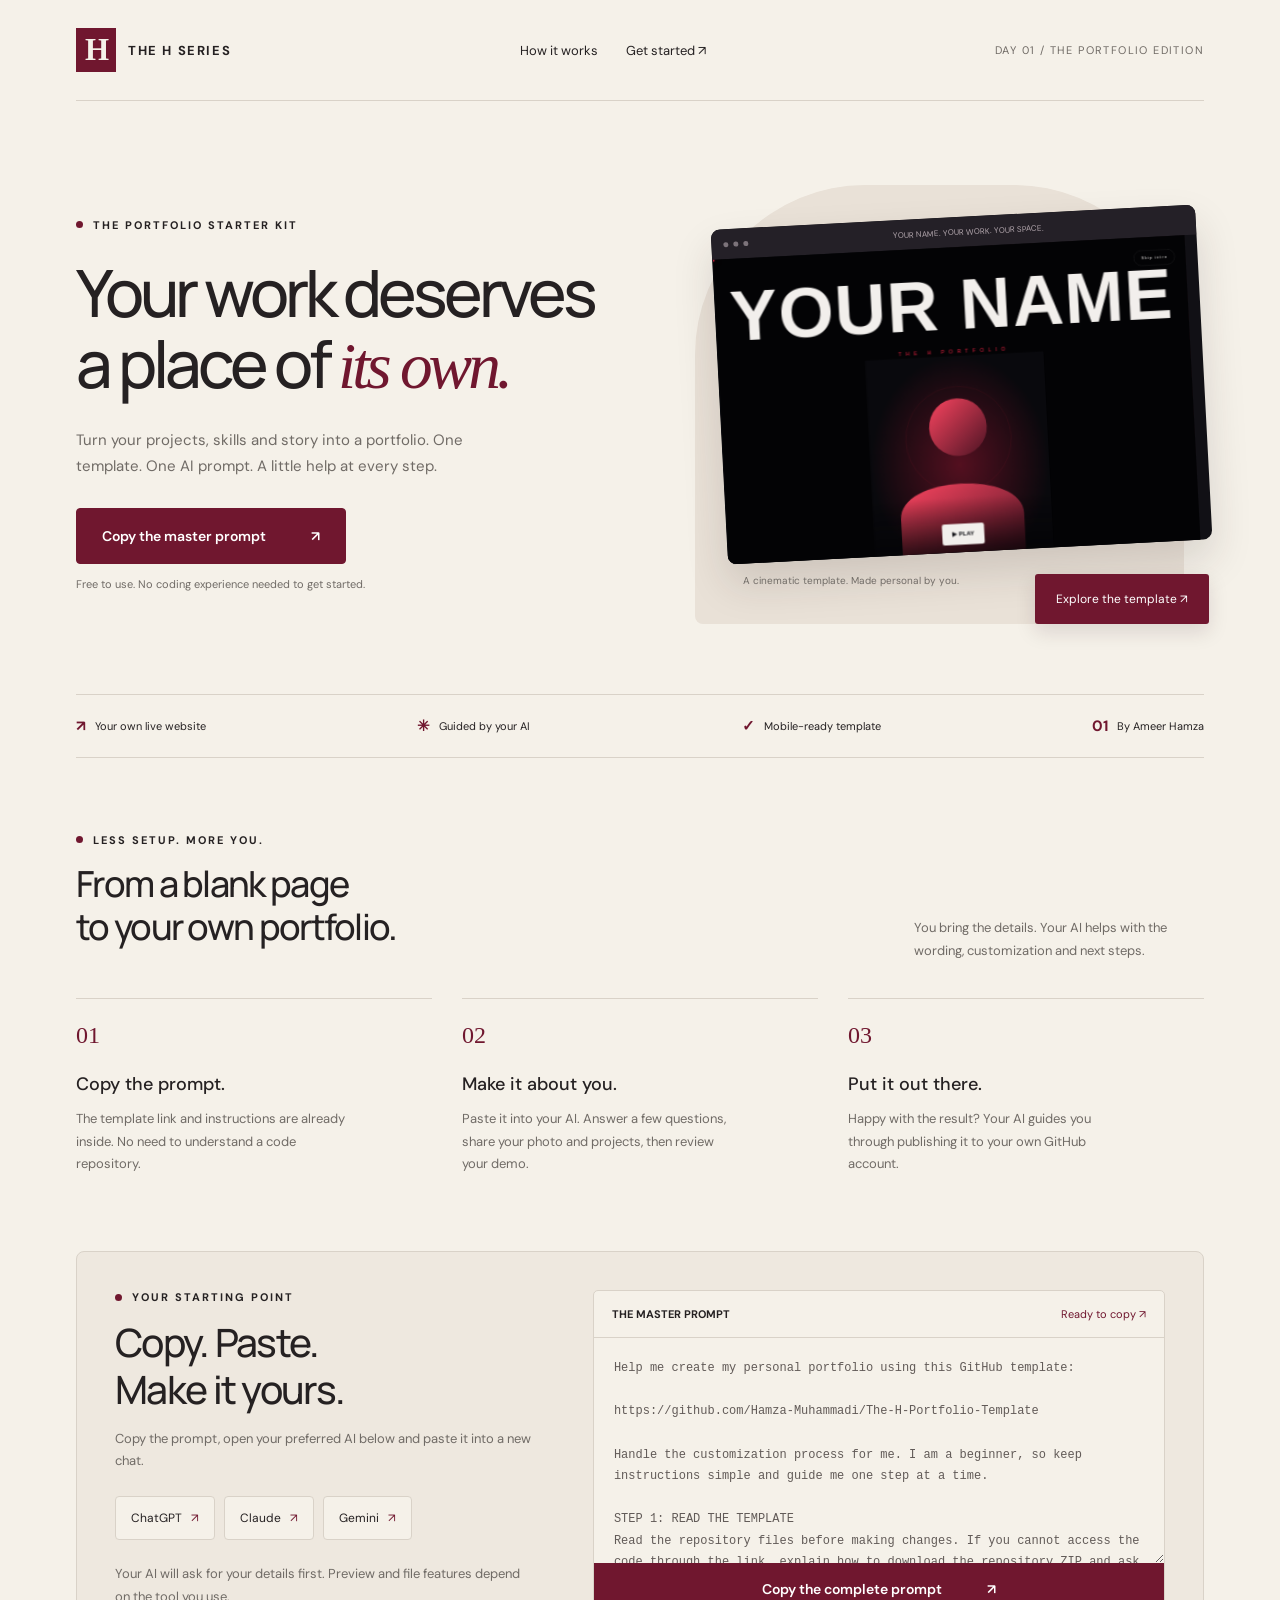
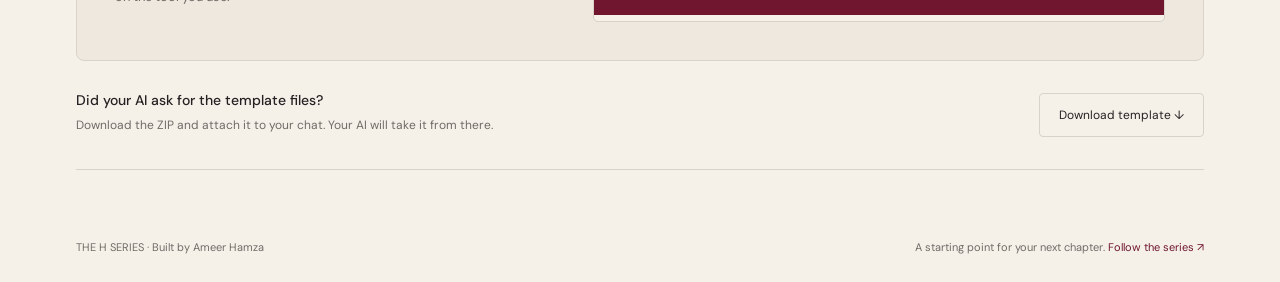
<file: template-raw/start/index.html>
<!doctype html>
<html lang="en"><head><meta charset="utf-8"><meta name="viewport" content="width=device-width,initial-scale=1"><title>Your next chapter starts here | The H Series</title><meta name="description" content="Build your own portfolio with a free template and a guided AI prompt by Ameer Hamza."><style>
@import url('https://fonts.googleapis.com/css2?family=DM+Sans:wght@400;500;600;700&family=Manrope:wght@400;500;600;700;800&display=swap');
:root{--paper:#f5f1e9;--ink:#252122;--wine:#70172f;--line:#d9d2c8;--muted:#706b66}
*{box-sizing:border-box}html{scroll-behavior:smooth}body{margin:0;background:var(--paper);color:var(--ink);font-family:'DM Sans',sans-serif}a{color:inherit;text-decoration:none}button{font:inherit;cursor:pointer}button,a{-webkit-tap-highlight-color:transparent}a:focus-visible,button:focus-visible,textarea:focus-visible{outline:3px solid #ba7840;outline-offset:5px}.wrap{max-width:1240px;margin:auto;padding:0 56px}header{display:flex;justify-content:space-between;align-items:center;padding:28px 0;border-bottom:1px solid var(--line)}.brand{display:flex;align-items:center;gap:12px;font-weight:700;font-size:13px;letter-spacing:1.6px}.mark{background:var(--wine);color:var(--paper);width:40px;height:44px;display:grid;place-items:center;font-family:Georgia,serif;font-size:31px;letter-spacing:-2px}.nav{display:flex;gap:28px;font-size:13px}.edition{font-size:11px;color:var(--muted);letter-spacing:1.4px;text-transform:uppercase}.hero{display:grid;grid-template-columns:minmax(0,1.1fr) minmax(0,1fr);gap:60px;align-items:center;padding:84px 0 70px}.eyebrow{font-size:11px;letter-spacing:2px;font-weight:700;display:flex;align-items:center;gap:10px}.eyebrow:before{content:'';width:7px;height:7px;background:var(--wine);border-radius:50%}h1{font-family:Manrope,sans-serif;font-weight:500;letter-spacing:-4px;font-size:clamp(46px,5.1vw,72px);line-height:1.09;margin:25px 0}h1 em{font-family:Georgia,serif;color:var(--wine);font-weight:400}p{line-height:1.75;color:var(--muted)}.intro{max-width:400px;font-size:15px}.primary{background:var(--wine);color:white;border:1px solid var(--wine);padding:18px 25px;display:inline-flex;align-items:center;justify-content:center;gap:45px;border-radius:4px;font-weight:600;font-size:14px;transition:transform .2s,background .2s}.primary:hover{transform:translateY(-2px);background:#541126}.action{margin:28px 0 13px}.tiny{font-size:11px;color:var(--muted)}.hero-art{min-width:0;position:relative;padding:32px 0 34px 24px}.art-back{position:absolute;inset:0 20px 0 0;background:#e9e1d7;border-radius:170px 170px 8px 8px}.browser{position:relative;background:#111015;border-radius:9px;overflow:hidden;box-shadow:0 20px 40px #30202025;transform:rotate(-3deg)}.chrome{height:30px;background:#242027;display:flex;align-items:center;padding:0 12px;gap:5px}.dot{width:5px;height:5px;background:#7c737a;border-radius:50%}.address{color:#b1a5ac;font-size:8px;text-align:center;flex:1}.preview{height:305px;position:relative;overflow:hidden}.preview iframe{width:1100px;height:760px;transform:scale(.43);transform-origin:top left;border:0;pointer-events:none}.preview-cover{position:absolute;inset:0;display:grid;place-content:center;text-align:center;background:radial-gradient(ellipse at top,#5e183c60,transparent 65%),#111015;pointer-events:none}.preview-cover h2{font-size:52px;letter-spacing:-3px;color:white;font-weight:500;margin:0}.preview-cover p{font-size:10px;letter-spacing:3px;color:#d1bdc7}.tags{display:flex;gap:7px;justify-content:center;margin:24px 0}.tags span{padding:7px 10px;border:1px solid #51414b;border-radius:20px;font-size:9px;color:#d1bdc7}.preview-link{position:absolute;bottom:0;right:-5px;background:var(--wine);color:white;padding:17px 21px;font-size:12px;border-radius:3px;box-shadow:0 8px 20px #30102020}.side-note{position:relative;font-size:10px;margin:20px 24px 0;color:var(--muted)}.strip{border-top:1px solid var(--line);border-bottom:1px solid var(--line);display:flex;justify-content:space-between;gap:20px;padding:21px 0;font-size:11px}.strip span{display:flex;align-items:center;gap:9px}.strip b{color:var(--wine);font-size:15px}.section{padding:75px 0}h2{font-family:Manrope,sans-serif;font-weight:500;letter-spacing:-1.7px;font-size:36px;line-height:1.2;margin:15px 0}.sectionhead{display:flex;align-items:end;justify-content:space-between;gap:30px;margin-bottom:35px}.sectionhead p{font-size:13px;max-width:290px;margin:0}.steps{display:grid;grid-template-columns:repeat(3,1fr);gap:30px}.step{border-top:1px solid var(--line);padding-top:23px}.number{font-family:Georgia,serif;color:var(--wine);font-size:24px}.step h3{font-size:18px;font-weight:500;margin:23px 0 12px}.step p{font-size:13px;margin:0;max-width:280px}.workbench{background:#eee8df;border:1px solid var(--line);border-radius:8px;padding:38px;display:grid;grid-template-columns:minmax(0,.85fr) minmax(0,1.15fr);gap:55px;scroll-margin-top:28px}.workbench h2{font-size:39px}.workbench p{font-size:13px}.tools{display:flex;flex-wrap:wrap;gap:9px;margin:23px 0}.tool{display:flex;align-items:center;gap:9px;padding:13px 15px;background:var(--paper);border:1px solid var(--line);border-radius:4px;font-size:12px}.tool:hover{border-color:var(--wine)}.tool span{color:var(--wine)}.promptbox{min-width:0;background:var(--paper);border:1px solid var(--line);border-radius:5px;overflow:hidden}.promptbar{display:flex;justify-content:space-between;align-items:center;padding:16px 18px;border-bottom:1px solid var(--line);font-size:11px}.promptbar span{color:var(--wine)}textarea{display:block;width:100%;height:225px;border:0;padding:20px;background:transparent;resize:vertical;line-height:1.8;color:#625b58;font:12px/1.8 monospace}.copywide{width:100%;border-radius:0;padding:16px}.fallback{display:flex;align-items:center;justify-content:space-between;gap:25px;padding:28px 0;border-bottom:1px solid var(--line);margin-bottom:70px}.fallback p{font-size:12px;margin:5px 0}.fallback strong{font-weight:500;font-size:14px}.secondary{white-space:nowrap;border:1px solid var(--line);border-radius:4px;padding:13px 19px;font-size:12px}.secondary:hover{border-color:var(--wine)}footer{padding:0 0 28px;display:flex;justify-content:space-between;gap:20px;font-size:11px;color:var(--muted)}footer a{color:var(--wine)}.toast{position:fixed;bottom:25px;left:50%;transform:translateX(-50%);background:var(--wine);color:white;border-radius:6px;padding:14px 22px;font-size:13px;box-shadow:0 8px 30px #0002;z-index:9;max-width:90%;text-align:center}.toast[hidden]{display:none}
@media(min-width:1200px){.preview iframe{transform:scale(.43)}}@media(max-width:900px){.wrap{padding:0 28px}.hero{gap:30px;padding-top:55px}h1{font-size:53px}.hero-art{padding-left:8px}.preview{height:260px}.preview iframe{transform:scale(.34)}.workbench{gap:25px;padding:28px}.edition{display:none}.strip{flex-wrap:wrap}.sectionhead{align-items:start}.preview-cover h2{font-size:42px}}
@media(max-width:620px){.wrap{padding:0 22px}header{padding:21px 0}.nav{gap:16px;font-size:11px}.brand{font-size:10px;letter-spacing:1px}.mark{width:33px;height:36px;font-size:25px}.hero{grid-template-columns:1fr;padding:48px 0 40px;gap:30px}h1{font-size:54px;letter-spacing:-3px;max-width:360px}.intro{font-size:14px}.hero-art{margin:0 5px;padding:23px 0 27px 16px}.preview{height:250px}.preview iframe{transform:scale(.32)}.preview-cover h2{font-size:47px}.strip{display:grid;grid-template-columns:1fr 1fr;font-size:10px;gap:17px}.section{padding:48px 0}.sectionhead{display:block;margin-bottom:25px}.sectionhead p{margin-top:15px}h2{font-size:31px}.steps{grid-template-columns:1fr;gap:25px}.step{display:grid;grid-template-columns:35px 1fr;column-gap:13px;padding-top:18px}.step h3{margin:3px 0 9px}.step p{grid-column:2;max-width:none}.workbench{grid-template-columns:1fr;padding:24px 18px;gap:23px}.workbench h2{font-size:32px}.tools{gap:7px}.tool{padding:11px 12px}.fallback{align-items:start;flex-direction:column;margin-bottom:40px;padding:27px 0}footer{flex-direction:column;gap:10px}.primary{min-height:52px}.preview-link{right:-3px}.tiny{line-height:1.7}textarea{font-size:12px}}
@media(prefers-reduced-motion:reduce){html{scroll-behavior:auto}*{transition:none!important}}
</style></head>
<body><div class="wrap"><header><a class="brand" href="#top" aria-label="The H Series home"><span class="mark">H</span> THE H SERIES</a><nav class="nav" aria-label="Main navigation"><a href="#how">How it works</a><a href="#start">Get started ↗</a></nav><span class="edition">Day 01 / The portfolio edition</span></header>
<main id="top"><section class="hero"><div><div class="eyebrow">THE PORTFOLIO STARTER KIT</div><h1>Your work deserves<br>a place of <em>its own.</em></h1><p class="intro">Turn your projects, skills and story into a portfolio. One template. One AI prompt. A little help at every step.</p><div class="action"><button class="primary" data-copy>Copy the master prompt <span aria-hidden="true">↗</span></button></div><div class="tiny">Free to use. No coding experience needed to get started.</div></div>
<div class="hero-art"><div class="art-back"></div><div class="browser"><div class="chrome"><i class="dot"></i><i class="dot"></i><i class="dot"></i><span class="address">YOUR NAME. YOUR WORK. YOUR SPACE.</span></div><div class="preview"><div class="preview-cover" id="cover"><h2>YOUR NEXT CHAPTER.</h2><p>DEVELOPER · DESIGNER · BUILDER</p><div class="tags"><span>PROJECTS</span><span>SKILLS</span><span>YOUR STORY</span></div></div><iframe src="../index.html" title="Community portfolio template preview" loading="lazy" tabindex="-1" id="preview"></iframe></div></div><p class="side-note">A cinematic template. Made personal by you.</p><a class="preview-link" href="../index.html" target="_blank" rel="noopener">Explore the template ↗</a></div></section>
<div class="strip"><span><b>↗</b> Your own live website</span><span><b>✳</b> Guided by your AI</span><span><b>✓</b> Mobile-ready template</span><span><b>01</b> By Ameer Hamza</span></div>
<section class="section" id="how"><div class="sectionhead"><div><div class="eyebrow">LESS SETUP. MORE YOU.</div><h2>From a blank page<br>to your own portfolio.</h2></div><p>You bring the details. Your AI helps with the wording, customization and next steps.</p></div><div class="steps"><article class="step"><div class="number">01</div><h3>Copy the prompt.</h3><p>The template link and instructions are already inside. No need to understand a code repository.</p></article><article class="step"><div class="number">02</div><h3>Make it about you.</h3><p>Paste it into your AI. Answer a few questions, share your photo and projects, then review your demo.</p></article><article class="step"><div class="number">03</div><h3>Put it out there.</h3><p>Happy with the result? Your AI guides you through publishing it to your own GitHub account.</p></article></div></section>
<section class="workbench" id="start"><div><div class="eyebrow">YOUR STARTING POINT</div><h2>Copy. Paste.<br>Make it yours.</h2><p>Copy the prompt, open your preferred AI below and paste it into a new chat.</p><div class="tools"><a class="tool" href="https://chatgpt.com/" target="_blank" rel="noopener">ChatGPT <span>↗</span></a><a class="tool" href="https://claude.ai/" target="_blank" rel="noopener">Claude <span>↗</span></a><a class="tool" href="https://gemini.google.com/" target="_blank" rel="noopener">Gemini <span>↗</span></a></div><p class="tiny">Your AI will ask for your details first. Preview and file features depend on the tool you use.</p></div><div class="promptbox"><div class="promptbar"><strong>THE MASTER PROMPT</strong><span>Ready to copy ↗</span></div><textarea id="prompt" readonly aria-label="Portfolio master prompt"></textarea><button class="primary copywide" data-copy>Copy the complete prompt <span aria-hidden="true">↗</span></button></div></section>
<div class="fallback"><div><strong>Did your AI ask for the template files?</strong><p>Download the ZIP and attach it to your chat. Your AI will take it from there.</p></div><a class="secondary" href="https://github.com/Hamza-Muhammadi/The-H-Portfolio-Template/archive/refs/heads/main.zip">Download template ↓</a></div></main>
<footer><span>THE H SERIES · Built by Ameer Hamza</span><span>A starting point for your next chapter. <a href="https://www.instagram.com/hamza.muhammadii/" target="_blank" rel="noopener">Follow the series ↗</a></span></footer></div><div class="toast" id="status" role="status" hidden></div>
<script>
const promptText="Help me create my personal portfolio using this GitHub template:\n\nhttps://github.com/Hamza-Muhammadi/The-H-Portfolio-Template\n\nHandle the customization process for me. I am a beginner, so keep instructions simple and guide me one step at a time.\n\nSTEP 1: READ THE TEMPLATE\nRead the repository files before making changes. If you cannot access the code through the link, explain how to download the repository ZIP and ask me to attach it. Do not create a different generic website instead.\n\nSTEP 2: ASK ABOUT ME\nAsk only 3–4 short questions at a time. Use multiple-choice options where helpful, and let me type names, details, and links.\n\nCollect my:\n- Name, professional role, introduction, and portrait.\n- Projects, skills, services, experience, and education.\n- Public contact details, social links, and optional resume.\n\nHelp me write professional descriptions based on my answers. Suggest suitable wording when I am unsure, then confirm it with me.\n\nDo not invent qualifications, projects, clients, certificates, testimonials, or results. Leave out anything I do not want to publish. Label demos and unfinished work accurately.\n\nSTEP 3: CUSTOMIZE MY PORTFOLIO\nPersonalize the existing template using my information. Preserve its cinematic style, animations, and main layout.\n\nKeep my face and expression unchanged if working with my photo. Make the website work well on mobile and desktop. Fix overflowing content, broken links, empty buttons, and horizontal page scrolling. Preserve the template’s license file.\n\nSTEP 4: LET ME REVIEW IT\nShow me a working preview if your tool supports it. Otherwise, provide the complete downloadable files and the easiest instructions for opening the portfolio locally.\n\nAsk what I want changed and revise it until I approve. Clearly explain anything you could not test. Do not present screenshots as a working demo.\n\nSTEP 5: HELP ME PUBLISH IT\nAfter I approve the portfolio, provide the complete final ZIP.\n\nGuide me through creating a repository in my own GitHub account, uploading the customized files, and publishing the website through GitHub Pages. Give me only the next necessary step each time.\n\nIf connected tools allow you to perform these actions, do so within my authorization. Never ask for my password. Keep secrets and private records out of public files.\n\nExplain the difference between my repository link and my live website link. Do not claim the website is live unless deployment has been verified.\n\nStart by reading the template and asking me the first 3–4 questions.";
const field=document.getElementById('prompt');field.value=promptText;
let timer;document.querySelectorAll('[data-copy]').forEach(button=>button.addEventListener('click',async()=>{let ok=false;try{await navigator.clipboard.writeText(promptText);ok=true}catch{field.focus();field.select();try{ok=document.execCommand('copy')}catch{}}const status=document.getElementById('status');status.hidden=false;status.textContent=ok?'Prompt copied. Open your AI and paste it into a new chat.':'Select the prompt text and copy it manually.';clearTimeout(timer);timer=setTimeout(()=>status.hidden=true,6500);if(!ok)field.scrollIntoView({block:'center',behavior:'smooth'});}));
document.getElementById('preview').addEventListener('load',()=>{document.getElementById('cover').style.display='none'});
</script></body></html>
</file>
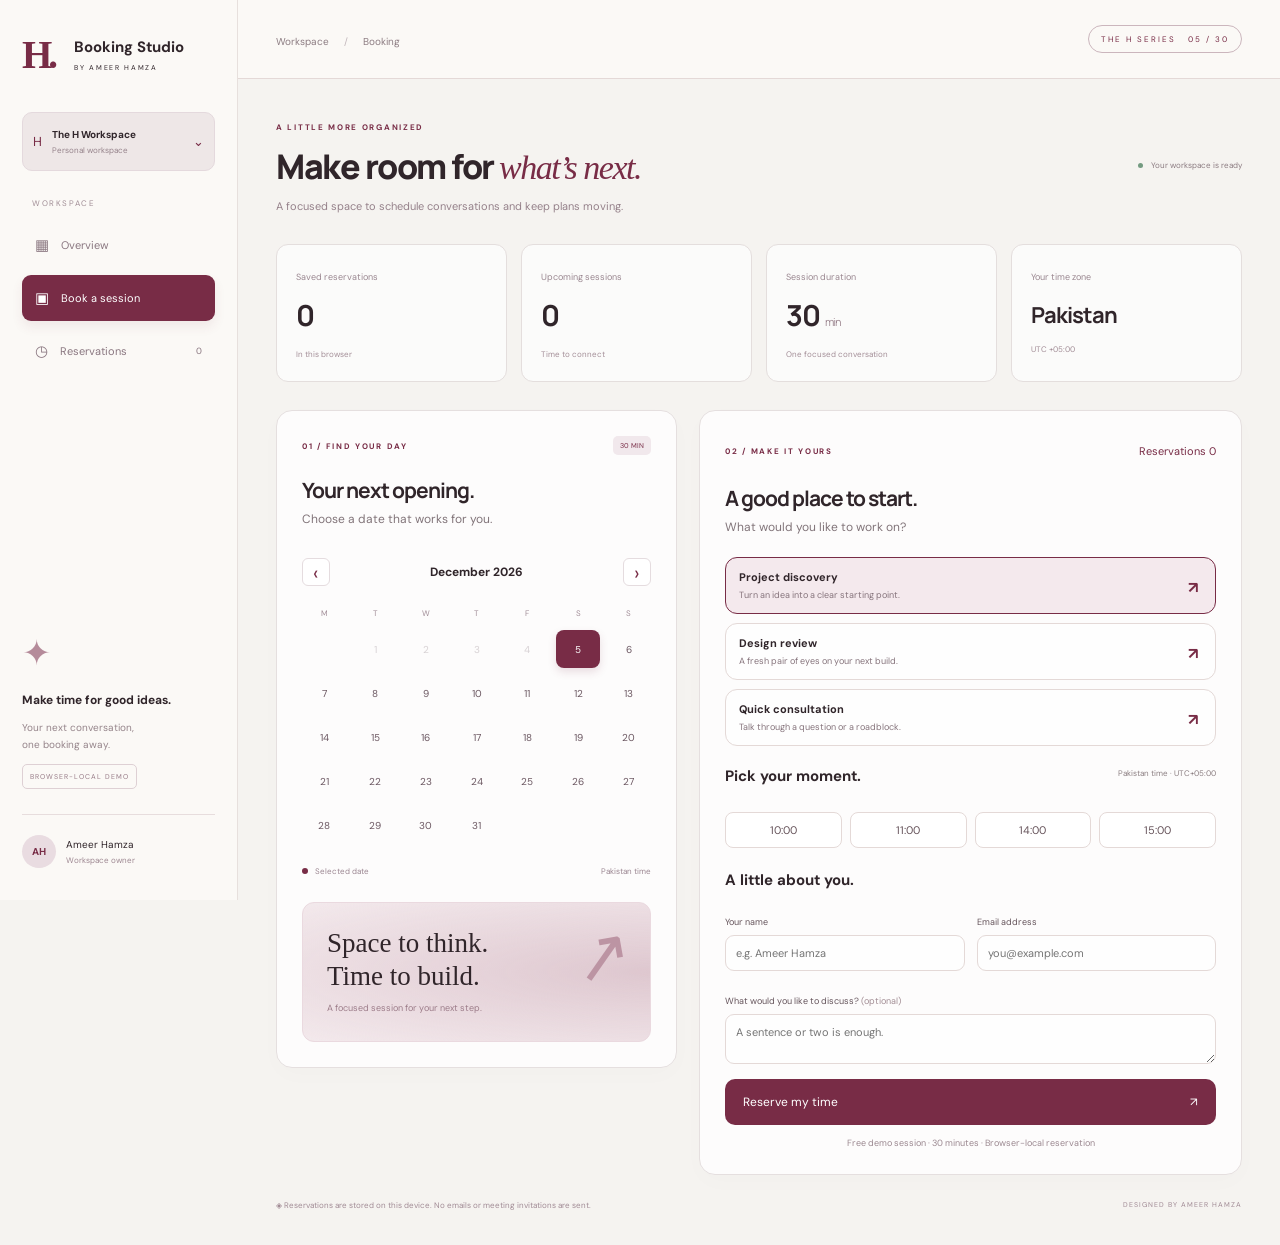
<file: template-raw/day-05/demo/index.html>
<!doctype html><html lang="en"><meta charset="utf-8"><meta name="viewport" content="width=device-width,initial-scale=1"><title>Booking Studio | Ameer Hamza</title><link rel="stylesheet" href="style.css"><body><aside class="sidebar"><a class="brand" href="./"><b>H.</b><span>Booking Studio<small>BY AMEER HAMZA</small></span></a><div class="workspace">H <span>The H Workspace<small>Personal workspace</small></span><span>⌄</span></div><span class="navlabel">WORKSPACE</span><nav><button data-view="overview">▦ <span>Overview</span></button><button data-view="booking" class="chosen">▣ <span>Book a session</span></button><button data-view="reservations">◷ <span>Reservations</span><span id="navCount">0</span></button></nav><div class="sidebarbottom"><div class="miniart">✦</div><strong>Make time for good ideas.</strong><p>Your next conversation,<br>one booking away.</p><span class="demoBadge">BROWSER-LOCAL DEMO</span><div class="user"><b>AH</b><span>Ameer Hamza<small>Workspace owner</small></span></div></div></aside><div class="shell"><header><div><span class="breadcrumb">Workspace <span>/</span> Booking</span></div><span class="episode">THE H SERIES &nbsp; 05 / 30</span></header><main><section class="pageheading"><div><span class="eyebrow">A LITTLE MORE ORGANIZED</span><h1 id="pageTitle">Make room for <i>what’s next.</i></h1><p id="pageDesc">A focused space to schedule conversations and keep plans moving.</p></div><span class="status"><i></i> Your workspace is ready</span></section><section class="stats"><article><span>Saved reservations</span><strong id="statTotal">0</strong><small>In this browser</small></article><article><span>Upcoming sessions</span><strong id="statUpcoming">0</strong><small>Time to connect</small></article><article><span>Session duration</span><strong>30 <em>min</em></strong><small>One focused conversation</small></article><article><span>Your time zone</span><strong class="timezone">Pakistan</strong><small>UTC +05:00</small></article></section><section id="overviewPanel" hidden class="overviewPanel"><div class="panel"><span class="eyebrow">YOUR SCHEDULE</span><h2>Small plans. Real progress.</h2><div id="overviewList"></div><button class="primary" id="startBooking">Book a new session ↗</button></div><div class="panel"><span class="eyebrow">AVAILABLE SESSIONS</span><h2>A conversation for every stage.</h2><div class="overviewServices"><p><b>01 · Project discovery</b><span>Define your idea and its first useful version.</span></p><p><b>02 · Design review</b><span>Review an interface before the next build.</span></p><p><b>03 · Quick consultation</b><span>Work through a question or a roadblock.</span></p></div></div></section><section id="bookingPanel" class="appgrid"><div class="calendarPanel panel"><div class="sectiontag"><span class="eyebrow">01 / FIND YOUR DAY</span><span class="livechip">30 MIN</span></div><h2>Your next opening.</h2><p class="muted">Choose a date that works for you.</p><div class="monthbar"><button id="prevMonth" aria-label="Previous month">‹</button><strong id="monthLabel"></strong><button id="nextMonth" aria-label="Next month">›</button></div><div class="weekdays"><span>M</span><span>T</span><span>W</span><span>T</span><span>F</span><span>S</span><span>S</span></div><div id="calendarDays" class="calendarDays"></div><div class="calendarKey"><i></i> Selected date <span>Pakistan time</span></div><div class="sessionNote"><div>↗</div><strong>Space to think.<br>Time to build.</strong><p>A focused session for your next step.</p></div></div><section class="booking panel"><div class="topline"><span class="eyebrow">02 / MAKE IT YOURS</span><button id="showSaved" class="textbutton">Reservations <span id="count">0</span></button></div><form id="bookingForm"><h2>A good place to start.</h2><p class="muted">What would you like to work on?</p><div class="services"><label><input type="radio" name="service" value="Project discovery" checked><strong>Project discovery</strong><small>Turn an idea into a clear starting point.</small><b>↗</b></label><label><input type="radio" name="service" value="Design review"><strong>Design review</strong><small>A fresh pair of eyes on your next build.</small><b>↗</b></label><label><input type="radio" name="service" value="Quick consultation"><strong>Quick consultation</strong><small>Talk through a question or a roadblock.</small><b>↗</b></label></div><div class="fieldheading"><h3>Pick your moment.</h3><span>Pakistan time · UTC+05:00</span></div><label class="field">Date<input type="date" id="date" required></label><div id="slots" class="slots" role="group" aria-label="Available times"></div><h3>A little about you.</h3><div class="fields"><label class="field">Your name<input id="name" autocomplete="name" required maxlength="80" placeholder="e.g. Ameer Hamza"></label><label class="field">Email address<input type="email" id="email" autocomplete="email" required maxlength="180" placeholder="you@example.com"></label></div><label class="field">What would you like to discuss? <span>(optional)</span><textarea id="note" maxlength="600" placeholder="A sentence or two is enough." rows="2"></textarea></label><p id="error" role="alert"></p><button class="primary" type="submit">Reserve my time <span>↗</span></button><small class="footnote">Free demo session · 30 minutes · Browser-local reservation</small></form><section id="success" hidden aria-live="polite"></section><section id="saved" hidden><h2>Your reservations.</h2><div id="savedList"></div><button class="textbutton" id="back">← Back to booking</button></section></section></section><div class="bottomnote"><span>◈ Reservations are stored on this device. No emails or meeting invitations are sent.</span><span>DESIGNED BY AMEER HAMZA</span></div></main></div><script src="app.js"></script></body></html>
</file>
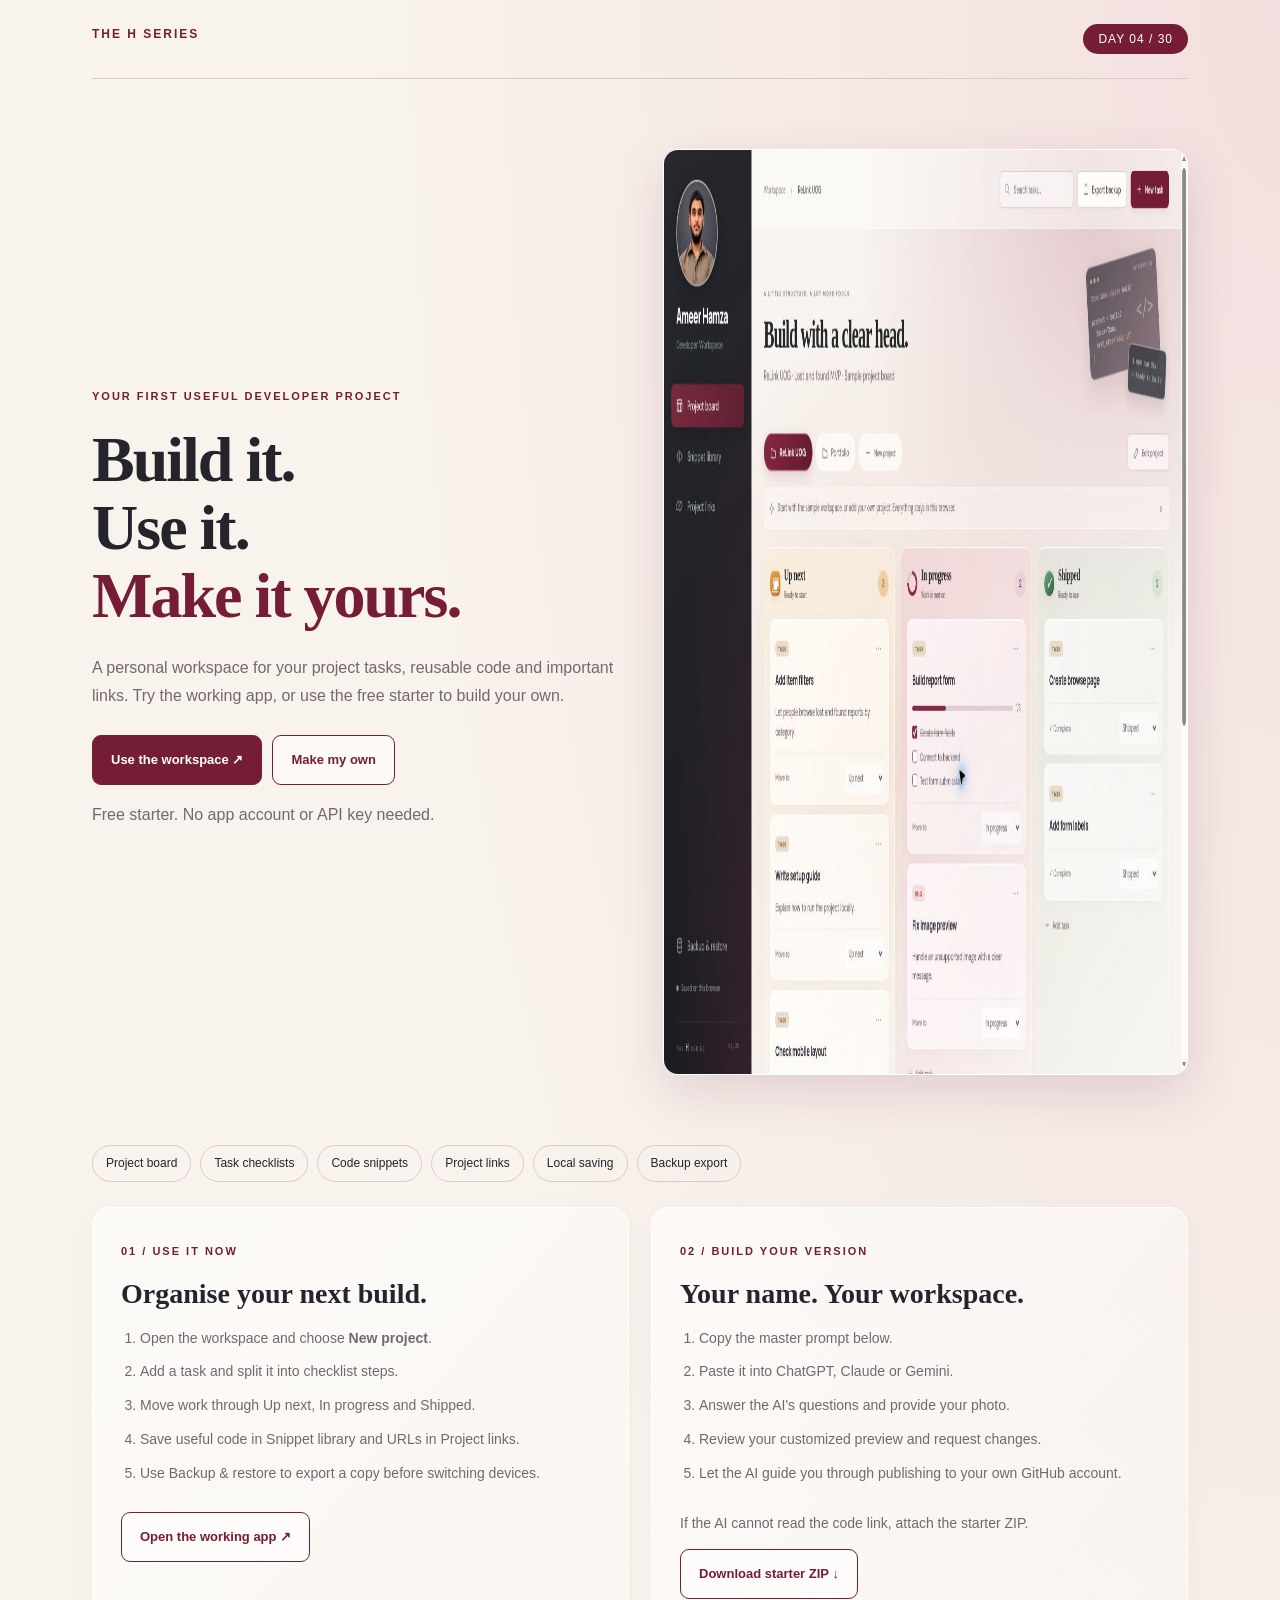
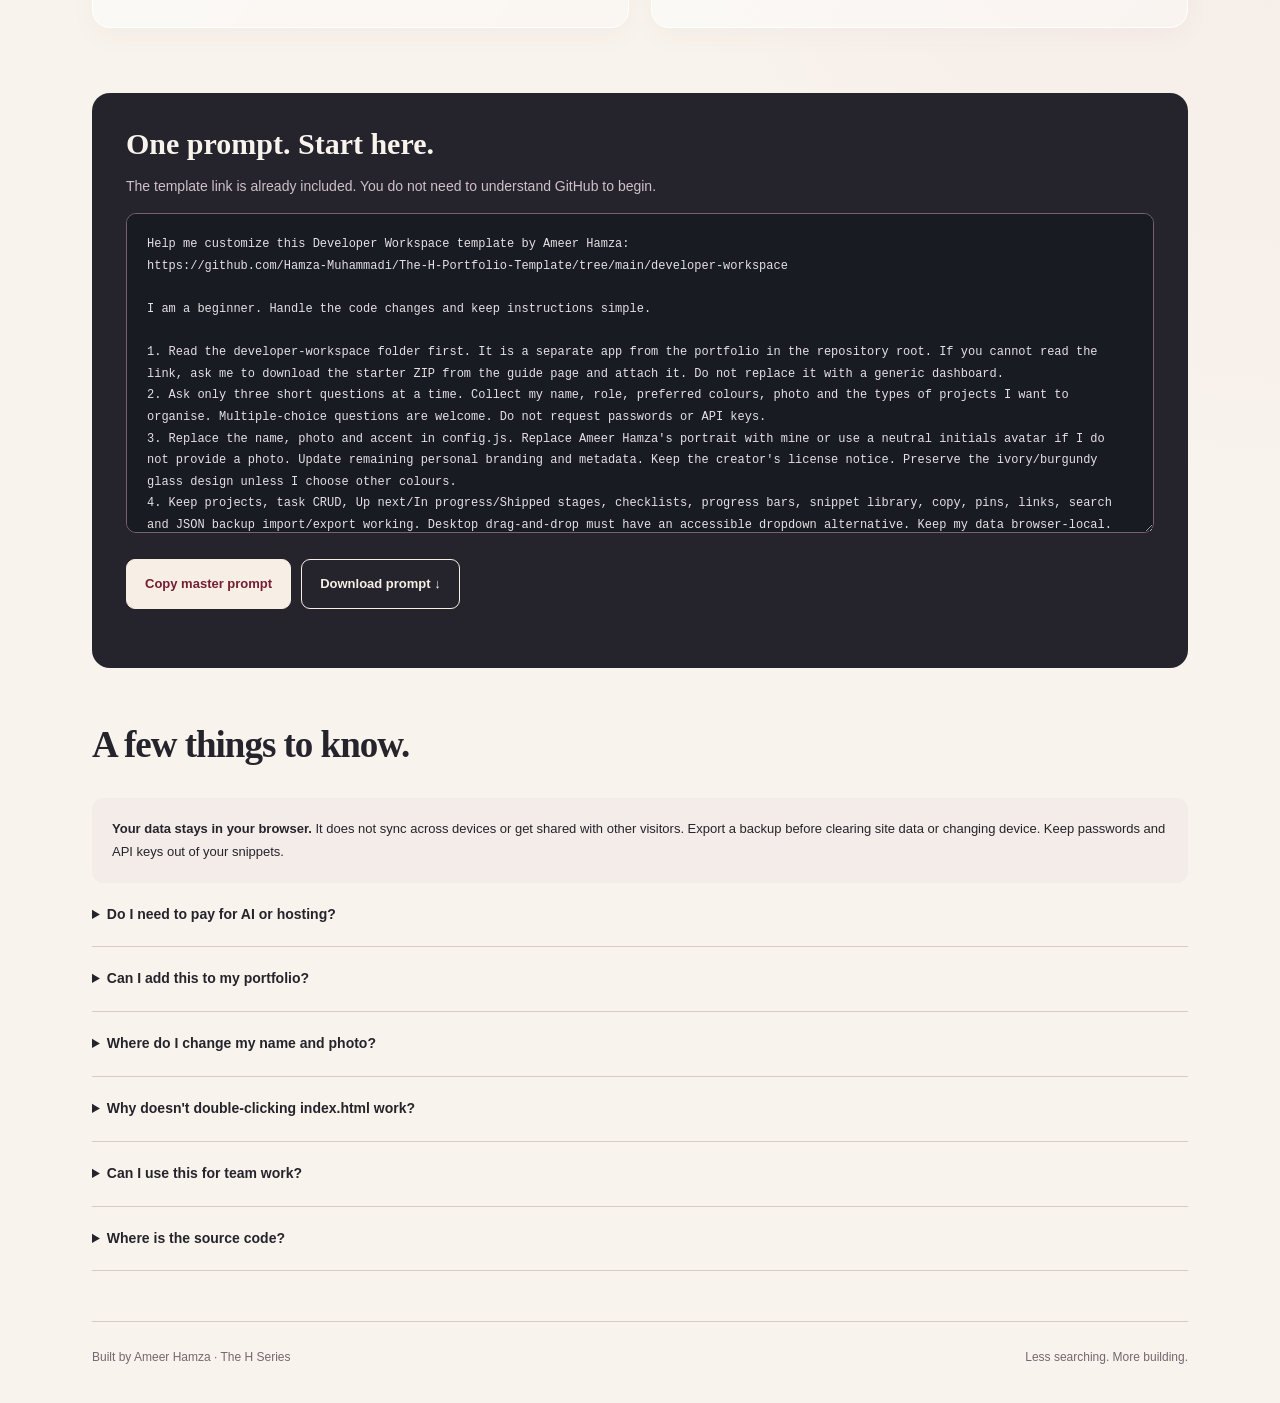
<file: template-raw/developer-workspace/guide/index.html>
<!doctype html><html lang="en"><head><meta charset="utf-8"><meta name="viewport" content="width=device-width,initial-scale=1"><meta name="theme-color" content="#751d34"><meta name="description" content="A free developer workspace, starter template and AI customization prompt by Ameer Hamza. The H Series Day 04."><title>Your next useful project | The H Series</title><style>
:root{--wine:#751d34;--ink:#25242c;--paper:#f8f3ec;--muted:#766671;--line:#d9c9cf}*{box-sizing:border-box}html{scroll-behavior:smooth}body{margin:0;background:radial-gradient(ellipse at top right,#e9bdc85c,transparent 50%),var(--paper);color:var(--ink);font:16px/1.7 Arial,sans-serif}a{color:inherit}button{font:inherit;cursor:pointer}a:focus-visible,button:focus-visible,textarea:focus-visible{outline:3px solid #a94b6c;outline-offset:5px}.wrap{max-width:1160px;margin:auto;padding:0 32px}header{padding:24px 0;display:flex;justify-content:space-between;border-bottom:1px solid var(--line);font-size:12px;letter-spacing:2px}.pill{border-radius:30px;background:var(--wine);color:white;padding:5px 15px;letter-spacing:1px}.hero{padding:70px 0 45px;display:grid;grid-template-columns:1fr 1fr;gap:45px;align-items:center}.tag{font-size:11px;letter-spacing:2px;color:var(--wine);font-weight:700}h1{font:700 clamp(42px,5vw,66px)/1.06 Georgia,serif;letter-spacing:-2px;margin:18px 0 25px}h1 em{color:var(--wine);font-style:normal}p{color:var(--muted)}.hero p{font-size:16px}.actions{display:flex;flex-wrap:wrap;gap:10px;margin-top:26px}.btn{border:1px solid var(--wine);border-radius:9px;padding:13px 18px;display:inline-flex;align-items:center;justify-content:center;text-decoration:none;background:var(--wine);color:white;font-size:13px;font-weight:700}.btn.secondary{background:#fff8;color:var(--wine)}.hero img{width:100%;display:block;border:1px solid #fff;border-radius:15px;box-shadow:0 18px 50px #6a244525}.note{font-size:12px}.choices{display:grid;grid-template-columns:1fr 1fr;gap:22px;margin:25px 0 65px}.card{background:linear-gradient(130deg,#fff9,#fff5);border:1px solid #fff;border-radius:18px;padding:28px;box-shadow:0 8px 30px #6a244508}.card h2{font:700 28px/1.2 Georgia,serif;margin:14px 0}.card p,.card li{font-size:14px;color:var(--muted)}.card ol{padding-left:19px}.card li{padding-bottom:10px}.section-title{font:700 37px/1.2 Georgia,serif;letter-spacing:-1px}.prompt{padding:34px;background:#25242c;color:#f8f3ec;border-radius:18px;margin-bottom:55px}.prompt h2{font:700 30px Georgia,serif;margin:0 0 10px}.prompt p{color:#cfc0c9;font-size:14px}textarea{display:block;width:100%;height:320px;resize:vertical;max-width:100%;padding:20px;background:#181b22;border:1px solid #76616d;border-radius:10px;color:#e6dfe6;font:12px/1.8 monospace}.prompt .btn{background:#f7eee5;color:var(--wine);border-color:#f7eee5}.prompt .btn.secondary{background:transparent;color:#f7eee5}.status{min-height:25px;font-size:13px;color:#c9ddc9}.features{display:flex;flex-wrap:wrap;gap:9px;margin:25px 0}.features span{font-size:12px;border:1px solid var(--line);padding:7px 13px;border-radius:30px}details{border-bottom:1px solid var(--line);padding:20px 0}summary{font-weight:700;cursor:pointer;font-size:14px}details p{font-size:14px}footer{margin-top:50px;padding:25px 0 35px;border-top:1px solid var(--line);font-size:12px;color:var(--muted);display:flex;justify-content:space-between;gap:20px}.privacy{background:#e9dee055;padding:20px;border-radius:12px;font-size:13px}code{font-size:12px;overflow-wrap:anywhere}.brand{text-decoration:none;color:var(--wine);font-weight:700}section{scroll-margin-top:30px}@media(max-width:760px){.wrap{padding:0 20px}.hero{grid-template-columns:1fr;padding-top:42px;gap:25px}.hero img{max-height:420px;object-fit:cover;object-position:top}.choices{grid-template-columns:1fr;gap:15px;margin-bottom:40px}.card{padding:23px}.prompt{padding:23px}.section-title{font-size:30px}footer{flex-direction:column;gap:8px}h1{font-size:46px}.actions .btn{flex:1}.hero p{font-size:15px}}@media(prefers-reduced-motion:reduce){html{scroll-behavior:auto}}
</style></head><body><div class="wrap"><header><a class="brand" href="../">THE H SERIES</a><span class="pill">DAY 04 / 30</span></header><section class="hero"><div><span class="tag">YOUR FIRST USEFUL DEVELOPER PROJECT</span><h1>Build it.<br>Use it.<br><em>Make it yours.</em></h1><p>A personal workspace for your project tasks, reusable code and important links. Try the working app, or use the free starter to build your own.</p><div class="actions"><a class="btn" href="../">Use the workspace ↗</a><a class="btn secondary" href="#make-yours">Make my own</a></div><p class="note">Free starter. No app account or API key needed.</p></div><img src="workspace-preview.png" alt="The actual Ameer Hamza developer workspace with glass project task cards" width="1348" height="926"></section><div class="features"><span>Project board</span><span>Task checklists</span><span>Code snippets</span><span>Project links</span><span>Local saving</span><span>Backup export</span></div><section class="choices"><article class="card"><span class="tag">01 / USE IT NOW</span><h2>Organise your next build.</h2><ol><li>Open the workspace and choose <b>New project</b>.</li><li>Add a task and split it into checklist steps.</li><li>Move work through Up next, In progress and Shipped.</li><li>Save useful code in Snippet library and URLs in Project links.</li><li>Use Backup &amp; restore to export a copy before switching devices.</li></ol><a class="btn secondary" href="../">Open the working app ↗</a></article><article class="card" id="make-yours"><span class="tag">02 / BUILD YOUR VERSION</span><h2>Your name. Your workspace.</h2><ol><li>Copy the master prompt below.</li><li>Paste it into ChatGPT, Claude or Gemini.</li><li>Answer the AI's questions and provide your photo.</li><li>Review your customized preview and request changes.</li><li>Let the AI guide you through publishing to your own GitHub account.</li></ol><p>If the AI cannot read the code link, attach the starter ZIP.</p><a class="btn secondary" href="../Developer-Workspace-Starter.zip" download>Download starter ZIP ↓</a></article></section><section id="prompt" class="prompt"><h2>One prompt. Start here.</h2><p>The template link is already included. You do not need to understand GitHub to begin.</p><textarea id="master-prompt" readonly aria-label="Master prompt">Help me customize this Developer Workspace template by Ameer Hamza:
https://github.com/Hamza-Muhammadi/The-H-Portfolio-Template/tree/main/developer-workspace

I am a beginner. Handle the code changes and keep instructions simple.

1. Read the developer-workspace folder first. It is a separate app from the portfolio in the repository root. If you cannot read the link, ask me to download the starter ZIP from the guide page and attach it. Do not replace it with a generic dashboard.
2. Ask only three short questions at a time. Collect my name, role, preferred colours, photo and the types of projects I want to organise. Multiple-choice questions are welcome. Do not request passwords or API keys.
3. Replace the name, photo and accent in config.js. Replace Ameer Hamza&#x27;s portrait with mine or use a neutral initials avatar if I do not provide a photo. Update remaining personal branding and metadata. Keep the creator&#x27;s license notice. Preserve the ivory/burgundy glass design unless I choose other colours.
4. Keep projects, task CRUD, Up next/In progress/Shipped stages, checklists, progress bars, snippet library, copy, pins, links, search and JSON backup import/export working. Desktop drag-and-drop must have an accessible dropdown alternative. Keep my data browser-local. Do not claim there is AI, login or cloud sync inside the app.
5. Label sample tasks as sample data. Help me add my own project without inventing completed work or results. Preserve the existing backup format and storage key so updates do not lose data. Display code as text, not executable HTML; validate imports and HTTP(S) links.
6. Show a working preview if your tool supports it. Otherwise give complete files and one simple local HTTP-server method. Do not tell me to double-click index.html because ES modules need HTTP. Check desktop and 320px/390px mobile layouts, readable text, image loading, button overlap, task updates, reload persistence, snippet copy and backup round-trip. State anything you could not test.
7. Let me review and revise. After I approve, give a complete final ZIP. Guide me one step at a time to create a repository in my own GitHub account, upload the CONTENTS of the app folder at the root, and enable GitHub Pages for that root folder. Explain the repository link versus the live website link. Never claim deployment succeeded without verification.

Start by reading the template and asking the first three questions.</textarea><div class="actions"><button class="btn" id="copy">Copy master prompt</button><a class="btn secondary" href="MASTER_PROMPT.txt" download>Download prompt ↓</a></div><div id="copy-status" class="status" role="status" aria-live="polite"></div></section><section><h2 class="section-title">A few things to know.</h2><div class="privacy"><b>Your data stays in your browser.</b> It does not sync across devices or get shared with other visitors. Export a backup before clearing site data or changing device. Keep passwords and API keys out of your snippets.</div><details><summary>Do I need to pay for AI or hosting?</summary><p>The starter itself is free and needs no AI API. You can ask an AI tool to help customize it using whatever access you have. Each AI and hosting service has its own availability and usage limits.</p></details><details><summary>Can I add this to my portfolio?</summary><p>Yes. Customize it, understand how it works, and describe your own changes honestly. Keep the original license and creator attribution. Sample tasks are examples, not proof of completed client work.</p></details><details><summary>Where do I change my name and photo?</summary><p>In <code>config.js</code>, edit the name, subtitle, photo path and accent. Replace the included Ameer Hamza portrait with your own photo. The AI can do this for you.</p></details><details><summary>Why doesn't double-clicking index.html work?</summary><p>This app uses JavaScript modules, so open it through a local HTTP server or a hosted URL. Ask your AI for the simplest method on your computer.</p></details><details><summary>Can I use this for team work?</summary><p>This version is a personal browser-local workspace. Shared accounts, team access, reminders and cloud sync are not included.</p></details><details><summary>Where is the source code?</summary><p><a href="https://github.com/Hamza-Muhammadi/The-H-Portfolio-Template/tree/main/developer-workspace" target="_blank" rel="noopener">Open the developer-workspace folder on GitHub ↗</a>. The other repository folders belong to earlier days of the series.</p></details></section><footer><span>Built by Ameer Hamza · The H Series</span><span>Less searching. More building.</span></footer></div><script>document.querySelector('#copy').addEventListener('click',async()=>{const t=document.querySelector('#master-prompt'),s=document.querySelector('#copy-status');try{await navigator.clipboard.writeText(t.value);s.textContent='Copied. Paste it into your AI chat.'}catch(e){t.focus();t.select();s.textContent='Select the prompt above and copy it manually.'}})</script></body></html>
</file>
<file: template-raw/styles.css>
[hidden]{display:none!important}
:root{--bg:#08090d;--ink:#f2efec;--muted:#a6a4af;--accent:#ed2444;--gutter:clamp(20px,4.5vw,70px)}*{box-sizing:border-box}html{scroll-behavior:smooth;scroll-padding-top:90px;background:var(--bg);color-scheme:dark}body{margin:0;font:15px/1.6 Arial,sans-serif;color:var(--ink);overflow-x:clip}a{color:inherit;text-decoration:none}button,input,textarea{font:inherit}button,a.button{cursor:pointer}button{color:inherit}button:focus-visible,a:focus-visible{outline:2px solid var(--accent);outline-offset:5px}button{border:0}h1,h2,h3,p{margin-top:0}h1,h2{font-family:Impact,'Arial Narrow',sans-serif;font-weight:800;line-height:.95;letter-spacing:.015em}h2{font-size:clamp(44px,6.5vw,96px);margin-bottom:30px}.gutter{padding-left:var(--gutter);padding-right:var(--gutter)}.eyebrow,.section-label{font-size:10px;letter-spacing:3px;font-weight:bold;color:var(--accent)}.section-label{margin-bottom:18px}.button,button.primary,button.secondary{display:inline-flex;align-items:center;justify-content:center;padding:13px 24px;border-radius:5px;font-size:14px;font-weight:bold;min-height:46px}.primary{background:var(--ink);color:#101015}.secondary{background:transparent;color:var(--muted);border:1px solid #ffffff30}.glass{border:1px solid #ffffff25;background:#ffffff0c;backdrop-filter:blur(14px)}.actions{display:flex;gap:12px;flex-wrap:wrap}.chips{display:flex;gap:9px;flex-wrap:wrap;margin:20px 0}.chips span,.chips a{padding:6px 12px;border:1px solid #ffffff25;border-radius:30px;font-size:12px;color:#d5d2dc}.chips a:hover{border-color:var(--accent)}.skip{position:fixed;top:-80px;left:20px;background:white;color:black;z-index:300;padding:12px}.skip:focus{top:10px}header{position:fixed;top:0;inset-inline:0;display:flex;align-items:center;justify-content:space-between;padding:22px var(--gutter);background:linear-gradient(#08090df0,transparent);z-index:30}.logo{font-size:13px;letter-spacing:5px;font-weight:bold;white-space:nowrap}.logo b{color:var(--accent);font-size:22px}nav{display:flex;gap:30px;font-size:12px;color:#c1bec8}nav a:hover{color:white}#menu-toggle{display:none;background:transparent;font-size:24px}section{scroll-margin-top:75px}.hero{position:relative;min-height:100svh;display:flex;align-items:center;overflow:hidden}.atmosphere{position:absolute;inset:0;background:radial-gradient(ellipse at 80% 35%,color-mix(in srgb,var(--accent) 30%,transparent),transparent 60%)}.hero-art{position:absolute;inset:70px 3% 0 41%;perspective:1000px}.hero-art img{width:100%;height:100%;object-fit:contain;object-position:center bottom;mask-image:linear-gradient(#000 72%,transparent);will-change:transform;transition:transform .12s linear}.hero-art:after{content:'';position:absolute;inset:0;background:linear-gradient(90deg,#08090d,transparent 35%);pointer-events:none}.hero-copy{position:relative;z-index:2;padding:130px var(--gutter) 90px;width:57%;background:linear-gradient(90deg,#08090d,transparent)}.hero-copy h1{font-size:clamp(70px,11vw,180px);margin:24px 0 10px;overflow-wrap:anywhere}.series-label{color:var(--accent);letter-spacing:12px;font-weight:bold;font-size:13px;margin-bottom:28px}.meta{display:flex;flex-wrap:wrap;gap:14px;color:var(--muted);font-size:12px}.hero-copy p{color:#c1bec8;max-width:570px;margin:20px 0 30px}.floating-chip{position:absolute;right:7%;top:26%;border:1px solid #ffffff25;background:#ffffff0c;border-radius:12px;backdrop-filter:blur(15px);padding:14px 20px;animation:float 5s ease-in-out infinite;z-index:3;max-width:220px}.floating-chip span{display:block;font-size:9px;letter-spacing:2px;color:var(--muted)}.floating-chip b{font-size:13px}.continue{padding-top:30px;padding-bottom:30px}#chapter-links{display:flex;overflow:auto;gap:14px;padding:20px 0}#chapter-links a{min-width:185px;background:linear-gradient(135deg,#2a1020,#101018);padding:20px;border:1px solid #ffffff15;border-radius:8px;font-size:15px;position:relative}#chapter-links a span{display:block;font-size:9px;letter-spacing:2px;color:var(--muted);margin-bottom:12px}#chapter-links a.seen:after{content:'';position:absolute;bottom:0;left:0;height:3px;width:100%;background:var(--accent)}.chapter{padding-top:90px;padding-bottom:70px}.about-grid{display:grid;grid-template-columns:.85fr 1.2fr;gap:9%;align-items:center}.portrait-frame{height:540px;max-width:500px;background:radial-gradient(ellipse at top,#421020,#0c0c12);border-radius:16px;overflow:hidden;border:1px solid #ffffff1a}.portrait-frame img{height:100%;width:100%;object-fit:contain}.story-copy{font-family:Georgia,serif;font-size:clamp(22px,3vw,39px);line-height:1.35;color:#e4dfe7}.service-grid{display:grid;grid-template-columns:repeat(3,1fr);gap:18px}.service-card{background:linear-gradient(135deg,#19151e,#101017);padding:30px;border:1px solid #ffffff18;border-radius:12px;min-height:230px}.service-card .number{font-size:36px;font-family:Impact,sans-serif;color:var(--accent)}.service-card h3{margin:22px 0 10px;font-size:19px}.service-card p{font-size:13px;color:var(--muted)}.tilt{transform-style:preserve-3d;transition:transform .16s ease-out}.project-rail{display:flex;gap:24px;overflow-x:auto;scroll-snap-type:x mandatory;padding-top:20px;padding-bottom:30px;scrollbar-width:thin;scrollbar-color:var(--accent) transparent}.project-card{flex:0 0 clamp(280px,40vw,560px);scroll-snap-align:start;position:relative;min-height:340px;padding:32px;border:1px solid #ffffff25;border-radius:14px;text-align:left;background:radial-gradient(ellipse at 100% 0%,color-mix(in srgb,var(--card-accent) 35%,transparent),transparent 65%),linear-gradient(135deg,#1b141e,#101017);overflow:hidden}.project-card:after{content:'▶';position:absolute;right:20px;top:5px;font-size:180px;opacity:.06}.project-card span{font-size:10px;letter-spacing:2px;color:var(--card-accent)}.project-card h3{font-family:Impact,sans-serif;font-size:46px;line-height:1;margin:90px 0 16px;position:relative}.project-card p{font-size:13px;color:#cac5cf;max-width:430px}.project-card small{color:var(--card-accent);font-weight:bold}.rail-controls{display:flex;justify-content:flex-end;gap:8px}.rail-controls button{width:38px;height:38px;border-radius:50%;background:#ffffff10;border:1px solid #ffffff25}.hint{color:var(--muted);font-size:13px}#journey-tabs{display:flex;gap:12px;overflow:auto;margin-bottom:35px;padding:5px}#journey-tabs button{background:#ffffff06;border:1px solid #ffffff22;border-radius:7px;padding:15px 20px;white-space:nowrap;text-align:left;color:var(--muted);font-size:13px}#journey-tabs button[aria-selected=true]{border-color:var(--accent);color:white;background:#ed244411}#journey-panel{max-width:800px;padding:30px;border-left:2px solid var(--accent);background:linear-gradient(90deg,#22111a,transparent);min-height:160px}#journey-panel h3{font-size:29px;margin-bottom:12px}#journey-panel p{color:var(--muted)}.contact{min-height:85svh;display:flex;flex-direction:column;align-items:center;justify-content:center;text-align:center;background:radial-gradient(ellipse at 50% 70%,#47102555,transparent 65%)}.contact h2{font-size:clamp(68px,12vw,180px);margin-top:30px}.contact p{letter-spacing:3px}.contact .actions{justify-content:center;margin-top:20px}footer{padding-top:25px;padding-bottom:30px;display:flex;justify-content:space-between;gap:20px;color:#84808d;font-size:10px;letter-spacing:1px;border-top:1px solid #ffffff18}dialog{background:#101017;color:var(--ink);border:1px solid #ffffff30;border-radius:14px;width:min(800px,94vw);padding:50px;max-height:88svh;overflow:auto}dialog::backdrop{background:#000c;backdrop-filter:blur(12px)}dialog h2{font-size:clamp(40px,7vw,72px);margin:30px 0 20px}dialog p,dialog li{color:#b5b0bd}dialog li{margin:10px 0}.close{position:absolute;right:18px;top:14px;background:transparent;font-size:28px;min-width:40px;min-height:40px}.demo-label{padding:10px 15px;background:#ed244415;border:1px solid #ed244455;border-radius:6px}#intro-dialog{text-align:center;min-height:430px}#intro-dialog .actions{justify-content:center}#intro-dialog .actions button{padding:10px 18px;background:#ffffff10;border:1px solid #ffffff30;border-radius:5px}#slide-count{font-size:11px;color:var(--muted);margin-top:30px}#opening,#profiles{position:fixed;inset:0;background:#030305;z-index:100;display:flex;align-items:center;justify-content:center;flex-direction:column;overflow:hidden}#profiles{z-index:90}#profiles[hidden],#opening[hidden]{display:none}.skip-intro{position:absolute;right:25px;top:30px;padding:9px 16px;background:transparent;border:1px solid #ffffff25;border-radius:30px;font-size:10px;letter-spacing:2px;z-index:3}.studio{position:absolute;letter-spacing:5px;font-size:11px;animation:studio 2.2s both}.opening-title{position:absolute;z-index:2;text-align:center;animation:titles 4.8s both}.opening-title h1{font-size:clamp(70px,15vw,220px);margin:0 20px}.opening-title p{font-size:12px;letter-spacing:10px;color:var(--accent);margin-top:20px}#opening>img{height:67svh;max-width:95%;position:absolute;bottom:0;object-fit:contain;mask-image:linear-gradient(#000 65%,transparent);animation:portrait-in 4.8s both}.play-start{position:absolute;bottom:9svh;z-index:3;padding:16px 40px;border-radius:40px;animation:play-in 5s both}.profile-grid{display:grid;grid-template-columns:repeat(4,1fr);gap:25px;margin:30px}.profile-grid button{display:flex;flex-direction:column;gap:15px;align-items:center;background:transparent;max-width:145px}.profile-grid span{width:125px;height:125px;display:flex;align-items:center;justify-content:center;border-radius:10px;font-size:45px;background:linear-gradient(145deg,var(--accent),#180b18);border:2px solid transparent;transition:transform .2s}.profile-grid button:nth-child(2) span{background:linear-gradient(145deg,#2974b7,#10101a)}.profile-grid button:nth-child(3) span{background:linear-gradient(145deg,#258d69,#10101a)}.profile-grid button:nth-child(4) span{background:linear-gradient(145deg,#a86b32,#10101a)}.profile-grid button:hover span{border-color:white;transform:scale(1.05)}.profile-grid b{font-size:12px;font-weight:normal;color:var(--muted)}#profiles h2{font:38px Arial;margin:0;text-align:center}#profiles p{color:var(--muted);font-size:12px}.reveal-ready{opacity:0;transform:translateY(30px);transition:opacity .8s,transform .8s}.reveal-ready.visible{opacity:1;transform:none}#cursor{display:none}@media(pointer:fine) and (prefers-reduced-motion:no-preference){#cursor{display:block;position:fixed;width:11px;height:11px;border-radius:50%;background:var(--accent);pointer-events:none;z-index:200;transform:translate(-50%,-50%);transition:width .2s,height .2s;box-shadow:0 0 30px #ed244433}#cursor.active{width:38px;height:38px;background:#ed244444;border:1px solid var(--accent)}}@keyframes float{50%{transform:translateY(-10px)}}@keyframes studio{0%,80%{opacity:0}20%,60%{opacity:1}100%{opacity:0}}@keyframes titles{0%,35%{opacity:0;filter:blur(20px);transform:scale(1.2)}50%,65%{opacity:1;filter:none;transform:none}100%{opacity:1;transform:translateY(-29svh)}}@keyframes portrait-in{0%,65%{opacity:0;transform:scale(1.1)}100%{opacity:1;transform:none}}@keyframes play-in{0%,90%{opacity:0;pointer-events:none;transform:translateY(10px)}100%{opacity:1;transform:none}}@media(max-width:900px){nav{gap:18px}.hero-copy{width:65%}.floating-chip{display:none}.service-grid{grid-template-columns:repeat(2,1fr)}.about-grid{gap:35px}.portrait-frame{height:420px}}@media(max-width:650px){header{padding-block:16px}#menu-toggle{display:block}nav{display:none;position:absolute;top:65px;left:0;right:0;padding:22px var(--gutter);background:#101017;flex-direction:column;font-size:15px}nav.open{display:flex}.hero{min-height:110svh;align-items:end}.hero-art{inset:60px 0 auto;height:58svh}.hero-art:after{background:linear-gradient(0deg,#08090d,transparent 45%)}.hero-copy{padding-top:54svh;padding-bottom:45px;width:100%;background:none}.hero-copy h1{font-size:clamp(58px,16vw,100px);margin-top:18px}.hero-copy p{font-size:14px}.series-label{font-size:11px;letter-spacing:8px}.meta{gap:7px;font-size:10px}.about-grid{grid-template-columns:1fr}.portrait-frame{height:440px;max-width:100%}.story-copy{font-size:25px}.service-grid{grid-template-columns:1fr}.chapter{padding-top:60px;padding-bottom:40px}.project-card{flex-basis:85vw;min-height:320px}.project-card h3{font-size:39px}.profile-grid{grid-template-columns:repeat(2,1fr);gap:22px}.profile-grid span{width:105px;height:105px}#profiles h2{font-size:30px}.contact h2{font-size:clamp(55px,15vw,90px)}footer{flex-direction:column}.contact{padding-bottom:70px}dialog{padding:40px 24px}.actions{gap:10px}#opening>img{height:63svh}.opening-title h1{overflow-wrap:anywhere;max-width:95vw}.opening-title p{font-size:10px;letter-spacing:7px}}
@media(prefers-reduced-motion:reduce){html{scroll-behavior:auto}*,*:before,*:after{animation:none!important;transition:none!important}.studio{display:none}.opening-title{transform:translateY(-29svh)}.reveal-ready{opacity:1;transform:none}.hero-art img{will-change:auto}}

/* Community edition: centred navigation, quiet chrome and mobile stacking. */
*{scrollbar-width:thin;scrollbar-color:#a0344b #0a0a10}*::-webkit-scrollbar{width:7px;height:0}*::-webkit-scrollbar-track{background:#0a0a10}*::-webkit-scrollbar-thumb{background:#a0344b;border:2px solid #0a0a10;border-radius:20px}
header{display:grid;grid-template-columns:1fr auto 1fr}header .logo{justify-self:start}header nav{justify-self:center}#menu-toggle{justify-self:end}.project-rail{scrollbar-width:none}.project-rail::-webkit-scrollbar{display:none}.rail-controls button{width:44px;height:44px;border:1px solid #ffffff30;border-radius:50%;background:#101019cc;backdrop-filter:blur(12px)}
.resume-grid{display:grid;grid-template-columns:minmax(0,2.4fr) minmax(230px,1fr);gap:28px;align-items:start}.resume-sheet,.product-statement{border:1px solid #ffffff15;border-radius:20px;background:linear-gradient(145deg,#171720,#0d0d14);padding:32px}.resume-sheet h3{font-size:38px}.resume-columns{display:grid;grid-template-columns:1.3fr 1fr;gap:28px}.resume-columns h4{color:var(--accent);font-size:11px;letter-spacing:2px;border-bottom:1px solid #ffffff18;padding-bottom:10px}.resume-columns h5{font-size:13px;margin:15px 0 6px}.resume-columns p{font-size:12px;color:var(--muted);line-height:1.7}.resume-skill-list{display:flex;flex-wrap:wrap;gap:10px;align-content:space-between;height:90%}.resume-skill-list span{font-size:12px;line-height:1.6}.product-statement{background:radial-gradient(at top right,#5c193b55,transparent),#111119}.product-statement h3{font-size:38px;margin:22px 0 12px}.product-statement p{font-size:14px;line-height:1.7;color:var(--muted)}.product-statement a{margin-top:15px}
@media(max-width:650px){header{grid-template-columns:1fr auto}.project-rail{display:grid;grid-template-columns:1fr;overflow:visible}.project-card{width:100%;min-width:0;min-height:320px}.rail-controls{display:none}#chapter-links{display:grid;grid-template-columns:repeat(2,minmax(0,1fr));overflow:visible}#chapter-links a{min-width:0;width:auto}.resume-grid,.resume-columns{grid-template-columns:1fr}.resume-sheet,.product-statement{padding:24px}.resume-skill-list{height:auto}#journey-tabs{display:flex;flex-wrap:wrap;overflow:visible}.profile-grid{margin:25px 15px}#profiles{overflow-y:auto;padding:45px 15px}#profiles h2{font-size:30px}#profiles p{text-align:center}.profile-grid button{min-width:0}}
</file>
<file: public/template-source/styles.css>
[hidden]{display:none!important}
:root{
  --bg:#160f0b;
  --bg-dark:#110b08;
  --ink:#f7f2ee;
  --muted:#baa99e;
  --accent:#e07a4a;
  --accent-glow:rgba(224,122,74,0.35);
  --gutter:clamp(24px,5vw,80px);
}
*{box-sizing:border-box}
html{
  scroll-behavior:smooth;
  scroll-padding-top:90px;
  background:var(--bg);
  color-scheme:dark;
}
body{
  margin:0;
  font:15px/1.6 Arial,sans-serif;
  color:var(--ink);
  background:var(--bg);
  overflow-x:clip;
}
a{color:inherit;text-decoration:none}
button,input,textarea{font:inherit}
button,a.button{cursor:pointer}
button{color:inherit;border:0}
button:focus-visible,a:focus-visible{outline:2px solid var(--accent);outline-offset:5px}
h1,h2,h3,p{margin-top:0}
h1,h2{font-family:Impact,'Arial Narrow',sans-serif;font-weight:800;line-height:.95;letter-spacing:.015em}
h2{font-size:clamp(46px,6.5vw,98px);margin-bottom:28px}
.gutter{padding-left:var(--gutter);padding-right:var(--gutter)}
.eyebrow,.section-label{font-size:11px;letter-spacing:3px;font-weight:bold;color:var(--accent)}
.section-label{margin-bottom:18px}
.button,button.primary,button.secondary{
  display:inline-flex;
  align-items:center;
  justify-content:center;
  padding:13px 26px;
  border-radius:6px;
  font-size:14px;
  font-weight:bold;
  min-height:48px;
  transition:all .2s ease;
}
.primary{background:var(--ink);color:#101015}
.primary:hover{background:#ffffff;transform:scale(1.03);box-shadow:0 8px 25px rgba(255,255,255,0.25)}
.secondary{background:transparent;color:var(--muted);border:1px solid #ffffff30}
.secondary:hover{border-color:var(--accent);color:var(--ink)}
.glass{border:1px solid #ffffff25;background:#ffffff0c;backdrop-filter:blur(14px)}
.actions{display:flex;gap:14px;flex-wrap:wrap}
.chips{display:flex;gap:10px;flex-wrap:wrap;margin:20px 0}
.chips span,.chips a{
  padding:7px 14px;
  border:1px solid #ffffff20;
  border-radius:30px;
  font-size:12px;
  color:#dcd8d4;
  background:#ffffff06;
}
.chips a:hover{border-color:var(--accent);color:#ffffff}
.skip{position:fixed;top:-80px;left:20px;background:white;color:black;z-index:300;padding:12px}
.skip:focus{top:10px}

/* HEADER */
header{
  position:fixed;
  top:0;
  inset-inline:0;
  display:flex;
  align-items:center;
  justify-content:space-between;
  padding:22px var(--gutter);
  background:linear-gradient(#160f0bf5,#160f0b99 70%,transparent);
  backdrop-filter:blur(12px);
  z-index:30;
}
.logo{font-size:14px;letter-spacing:5px;font-weight:bold;white-space:nowrap}
.logo b{color:var(--accent);font-size:22px}
nav{display:flex;gap:32px;font-size:13px;color:#baa99e}
nav a{transition:color .2s}
nav a:hover{color:white}
#menu-toggle{display:none;background:transparent;font-size:24px}

section{scroll-margin-top:75px}

/* ========================================================
   HERO SECTION - OPTIMIZED FOR LAPTOP & ELIMINATING GAPS
   ======================================================== */
.hero{
  position:relative;
  min-height:100svh;
  display:flex;
  align-items:center;
  overflow:hidden;
  background:radial-gradient(ellipse at 85% 30%, #2e1710 0%, transparent 65%), #160f0b;
}
.atmosphere{
  position:absolute;
  inset:0;
  background:radial-gradient(ellipse at 75% 35%, color-mix(in srgb, var(--accent) 35%, transparent), transparent 60%);
  pointer-events:none;
}
.hero-art{
  position:absolute;
  inset:0 0 0 38%;
  perspective:1200px;
  overflow:hidden;
  display:flex;
  align-items:flex-end;
  justify-content:center;
  pointer-events:none;
}
.hero-art img{
  width:100%;
  height:100%;
  object-fit:cover;
  object-position:center 8%;
  transform:scale(1.32);
  transform-origin:center 20%;
  mask-image:linear-gradient(to bottom,#000 82%,transparent 100%), linear-gradient(to right,transparent 0%,#000 16%,#000 95%,transparent 100%);
  will-change:transform;
  transition:transform .12s linear;
  pointer-events:auto;
}
.hero-art:after{
  content:'';
  position:absolute;
  inset:0;
  background:linear-gradient(90deg,#160f0b 0%,transparent 35%), linear-gradient(0deg,#160f0b 0%,transparent 25%);
  pointer-events:none;
}
.hero-copy{
  position:relative;
  z-index:2;
  padding:140px var(--gutter) 90px;
  width:58%;
  max-width:780px;
  background:linear-gradient(90deg,#160f0bf8 65%,#160f0b88 85%,transparent);
}
.hero-copy h1{
  font-size:clamp(68px,8.5vw,150px);
  margin:20px 0 10px;
  overflow-wrap:anywhere;
  letter-spacing:-0.02em;
}
.series-label{
  color:var(--accent);
  letter-spacing:10px;
  font-weight:bold;
  font-size:12px;
  margin-bottom:24px;
}
.meta{
  display:flex;
  flex-wrap:wrap;
  gap:16px;
  color:var(--muted);
  font-size:13px;
}
.hero-copy p{
  color:#baa99e;
  max-width:620px;
  font-size:16px;
  line-height:1.65;
  margin:22px 0 32px;
}
.floating-chip{
  position:absolute;
  right:6%;
  top:24%;
  border:1px solid #ffffff25;
  background:#1a110cdd;
  border-radius:12px;
  backdrop-filter:blur(15px);
  padding:14px 22px;
  animation:float 5s ease-in-out infinite;
  z-index:3;
  max-width:240px;
  box-shadow:0 15px 35px rgba(0,0,0,0.5);
}
.floating-chip span{display:block;font-size:9px;letter-spacing:2px;color:var(--muted)}
.floating-chip b{font-size:13px}

/* ========================================================
   CHAPTER LINKS - EXPANDED FOR LAPTOP WIDTH
   ======================================================== */
.continue{
  padding-top:35px;
  padding-bottom:35px;
  background:linear-gradient(180deg,#160f0b,#1a110c);
  border-top:1px solid #ffffff10;
  border-bottom:1px solid #ffffff10;
}
#chapter-links{
  display:grid;
  grid-template-columns:repeat(6,1fr);
  gap:14px;
  width:100%;
  padding:18px 0;
}
#chapter-links a{
  min-width:0;
  background:linear-gradient(135deg,#2e1a12,#19100b);
  padding:20px 18px;
  border:1px solid #ffffff15;
  border-radius:8px;
  font-size:15px;
  position:relative;
  transition:all .25s ease;
}
#chapter-links a:hover{
  transform:translateY(-4px);
  border-color:var(--accent);
  box-shadow:0 10px 25px rgba(224,122,74,0.2);
}
#chapter-links a span{
  display:block;
  font-size:9px;
  letter-spacing:2px;
  color:var(--muted);
  margin-bottom:10px;
}
#chapter-links a.seen:after{
  content:'';
  position:absolute;
  bottom:0;
  left:0;
  height:3px;
  width:100%;
  background:var(--accent);
}

.chapter{padding-top:100px;padding-bottom:85px}

/* ========================================================
   ABOUT SECTION - ZERO EMPTY SPACES
   ======================================================== */
.about-grid{
  display:grid;
  grid-template-columns:minmax(320px,0.85fr) minmax(420px,1.25fr);
  gap:6%;
  align-items:center;
  width:100%;
}
.portrait-frame{
  height:580px;
  width:100%;
  max-width:520px;
  background:radial-gradient(ellipse at top,#361d14,#19110c);
  border-radius:18px;
  overflow:hidden;
  border:1px solid #ffffff1a;
  position:relative;
  box-shadow:0 25px 60px rgba(0,0,0,0.6);
}
.portrait-frame img{
  height:100%;
  width:100%;
  object-fit:cover;
  object-position:center 8%;
  transform:scale(1.1);
  transition:transform .6s ease;
}
.portrait-frame:hover img{
  transform:scale(1.15);
}
.story-copy{
  font-family:Georgia,serif;
  font-size:clamp(22px,2.5vw,36px);
  line-height:1.4;
  color:#f2ece7;
}

/* SERVICES SECTION */
.service-grid{
  display:grid;
  grid-template-columns:repeat(3,1fr);
  gap:22px;
  width:100%;
}
.service-card{
  background:linear-gradient(135deg,#241711,#1c130e);
  padding:32px 28px;
  border:1px solid #ffffff18;
  border-radius:14px;
  min-height:260px;
  display:flex;
  flex-direction:column;
  justify-content:space-between;
}
.service-card .number{font-size:38px;font-family:Impact,sans-serif;color:var(--accent)}
.service-card h3{margin:20px 0 10px;font-size:21px}
.service-card p{font-size:14px;color:var(--muted);line-height:1.6}
.tilt{transform-style:preserve-3d;transition:transform .16s ease-out}

/* PROJECTS SECTION */
.project-rail{
  display:flex;
  gap:24px;
  overflow-x:auto;
  scroll-snap-type:x mandatory;
  padding-top:20px;
  padding-bottom:30px;
  scrollbar-width:none;
}
.project-rail::-webkit-scrollbar{display:none}
.project-card{
  flex:0 0 clamp(320px,36vw,560px);
  scroll-snap-align:start;
  position:relative;
  min-height:360px;
  padding:36px;
  border:1px solid #ffffff25;
  border-radius:14px;
  text-align:left;
  background:radial-gradient(ellipse at 100% 0%,color-mix(in srgb,var(--card-accent) 35%,transparent),transparent 65%),linear-gradient(135deg,#251812,#1c130e);
  overflow:hidden;
}
.project-card:after{content:'▶';position:absolute;right:20px;top:5px;font-size:180px;opacity:.06}
.project-card span{font-size:10px;letter-spacing:2px;color:var(--card-accent)}
.project-card h3{font-family:Impact,sans-serif;font-size:46px;line-height:1;margin:90px 0 16px;position:relative}
.project-card p{font-size:14px;color:#baa99e;max-width:460px;line-height:1.6}
.project-card small{color:var(--card-accent);font-weight:bold}
.rail-controls{display:flex;justify-content:flex-end;gap:10px}
.rail-controls button{
  width:44px;
  height:44px;
  border-radius:50%;
  background:#1c130ecc;
  border:1px solid #ffffff30;
  backdrop-filter:blur(12px);
}
.hint{color:var(--muted);font-size:13px}

/* JOURNEY SECTION */
#journey-tabs{display:flex;gap:12px;overflow:auto;margin-bottom:35px;padding:5px}
#journey-tabs button{
  background:#ffffff06;
  border:1px solid #ffffff22;
  border-radius:8px;
  padding:16px 22px;
  white-space:nowrap;
  text-align:left;
  color:var(--muted);
  font-size:13px;
}
#journey-tabs button[aria-selected=true]{
  border-color:var(--accent);
  color:white;
  background:#e07a4a15;
}
#journey-panel{
  width:100%;
  padding:34px;
  border-left:3px solid var(--accent);
  background:linear-gradient(90deg,#2a1710,transparent);
  min-height:170px;
  border-radius:0 12px 12px 0;
}
#journey-panel h3{font-size:30px;margin-bottom:12px}
#journey-panel p{color:var(--muted);font-size:15px;line-height:1.7}

/* CONTACT SECTION */
.contact{
  min-height:85svh;
  display:flex;
  flex-direction:column;
  align-items:center;
  justify-content:center;
  text-align:center;
  background:radial-gradient(ellipse at 50% 65%,#3d201566,transparent 70%);
}
.contact h2{font-size:clamp(64px,10vw,170px);margin-top:20px}
.contact p{letter-spacing:3px}
.contact .actions{justify-content:center;margin-top:24px}

/* FOOTER */
footer{
  padding-top:28px;
  padding-bottom:32px;
  display:flex;
  justify-content:space-between;
  gap:20px;
  color:#84808d;
  font-size:11px;
  letter-spacing:1px;
  border-top:1px solid #ffffff18;
}

/* DIALOGS */
dialog{
  background:#1c130e;
  color:var(--ink);
  border:1px solid #ffffff30;
  border-radius:16px;
  width:min(820px,94vw);
  padding:50px;
  max-height:88svh;
  overflow:auto;
}
dialog::backdrop{background:#000c;backdrop-filter:blur(12px)}
dialog h2{font-size:clamp(40px,7vw,72px);margin:30px 0 20px}
dialog p,dialog li{color:#c7b7ad}
dialog li{margin:10px 0}
.close{position:absolute;right:18px;top:14px;background:transparent;font-size:28px;min-width:40px;min-height:40px}
.demo-label{padding:10px 15px;background:#e07a4a15;border:1px solid #e07a4a55;border-radius:6px}
#intro-dialog{text-align:center;min-height:430px}
#intro-dialog .actions{justify-content:center}
#intro-dialog .actions button{padding:10px 18px;background:#ffffff10;border:1px solid #ffffff30;border-radius:5px}
#slide-count{font-size:11px;color:var(--muted);margin-top:30px}

/* ========================================================
   OPENING & PROFILES SCREEN - FULL BLEED & ZOOMED IN PHOTO
   ======================================================== */
#opening,#profiles{
  position:fixed;
  inset:0;
  background:#120c08;
  z-index:100;
  display:flex;
  align-items:center;
  justify-content:center;
  flex-direction:column;
  overflow:hidden;
}
#profiles{z-index:90}
#profiles[hidden],#opening[hidden]{display:none}
.skip-intro{
  position:absolute;
  right:25px;
  top:30px;
  padding:10px 18px;
  background:transparent;
  border:1px solid #ffffff25;
  border-radius:30px;
  font-size:11px;
  letter-spacing:2px;
  z-index:3;
}
.studio{position:absolute;letter-spacing:5px;font-size:12px;animation:studio 2.2s both}
.opening-title{position:absolute;z-index:2;text-align:center;animation:titles 4.8s both}
.opening-title h1{font-size:clamp(70px,15vw,220px);margin:0 20px}
.opening-title p{font-size:13px;letter-spacing:10px;color:var(--accent);margin-top:20px}

/* ZOOMED PHOTO IN OPENING - ELIMINATING SIDE GAPS */
#opening>img{
  height:88svh;
  width:min(850px,94vw);
  max-width:none;
  position:absolute;
  bottom:0;
  object-fit:cover;
  object-position:center 8%;
  transform:scale(1.3);
  transform-origin:center top;
  mask-image:linear-gradient(to bottom,#000 72%,transparent 100%);
  animation:portrait-in 4.8s both;
}
.play-start{
  position:absolute;
  bottom:8svh;
  z-index:3;
  padding:16px 42px;
  border-radius:40px;
  animation:play-in 5s both;
}

.profile-grid{display:grid;grid-template-columns:repeat(3,1fr);gap:28px;margin:30px}
.profile-grid button{display:flex;flex-direction:column;gap:15px;align-items:center;background:transparent;max-width:160px}
.profile-grid span{
  width:130px;
  height:130px;
  display:flex;
  align-items:center;
  justify-content:center;
  border-radius:12px;
  font-size:48px;
  background:linear-gradient(145deg,var(--accent),#180b18);
  border:2px solid transparent;
  transition:transform .2s;
}
.profile-grid button:nth-child(2) span{background:linear-gradient(145deg,#2974b7,#10101a)}
.profile-grid button:nth-child(3) span{background:linear-gradient(145deg,#258d69,#10101a)}
.profile-grid button:hover span{border-color:white;transform:scale(1.05)}
.profile-grid b{font-size:13px;font-weight:normal;color:var(--muted)}
#profiles h2{font:42px Impact,sans-serif;letter-spacing:1px;margin:0 0 10px;text-align:center}
#profiles p{color:var(--muted);font-size:14px}

.reveal-ready{opacity:0;transform:translateY(30px);transition:opacity .8s,transform .8s}
.reveal-ready.visible{opacity:1;transform:none}

/* CURSOR */
#cursor{display:none}
@media(pointer:fine) and (prefers-reduced-motion:no-preference){
  #cursor{
    display:block;
    position:fixed;
    width:11px;
    height:11px;
    border-radius:50%;
    background:var(--accent);
    pointer-events:none;
    z-index:200;
    transform:translate(-50%,-50%);
    transition:width .2s,height .2s;
    box-shadow:0 0 30px #e07a4a33;
  }
  #cursor.active{width:40px;height:40px;background:#e07a4a44;border:1px solid var(--accent)}
}

/* ANIMATIONS */
@keyframes float{50%{transform:translateY(-10px)}}
@keyframes studio{0%,80%{opacity:0}20%,60%{opacity:1}100%{opacity:0}}
@keyframes titles{
  0%,35%{opacity:0;filter:blur(20px);transform:scale(1.2)}
  50%,65%{opacity:1;filter:none;transform:none}
  100%{opacity:1;transform:translateY(-30svh)}
}
@keyframes portrait-in{
  0%,45%{opacity:0;transform:translateY(140px) scale(1.15);filter:blur(10px)}
  75%{opacity:0.85;filter:blur(2px)}
  100%{opacity:1;transform:translateY(0) scale(1.3);filter:blur(0)}
}
@keyframes play-in{
  0%,90%{opacity:0;pointer-events:none;transform:translateY(10px)}
  100%{opacity:1;transform:none}
}

/* ========================================================
   RESUME & APPROACH
   ======================================================== */
.resume-grid{
  display:grid;
  grid-template-columns:minmax(0,2.4fr) minmax(260px,1fr);
  gap:28px;
  align-items:start;
  width:100%;
}
.resume-sheet,.product-statement{
  border:1px solid #ffffff15;
  border-radius:20px;
  background:linear-gradient(145deg,#231711,#170f0a);
  padding:36px;
}
.resume-sheet h3{font-size:38px}
.resume-columns{display:grid;grid-template-columns:1.3fr 1fr;gap:28px}
.resume-columns h4{color:var(--accent);font-size:11px;letter-spacing:2px;border-bottom:1px solid #ffffff18;padding-bottom:10px}
.resume-columns h5{font-size:14px;margin:15px 0 6px}
.resume-columns p{font-size:13px;color:var(--muted);line-height:1.7}
.resume-skill-list{display:flex;flex-wrap:wrap;gap:10px;align-content:space-between;height:90%}
.resume-skill-list span{font-size:13px;line-height:1.6}
.product-statement{background:radial-gradient(at top right,#47221455,transparent),#1c130e}
.product-statement h3{font-size:38px;margin:22px 0 12px}
.product-statement p{font-size:14px;line-height:1.7;color:var(--muted)}
.product-statement a{margin-top:15px}

/* ========================================================
   RESPONSIVE QUERIES
   ======================================================== */
@media(max-width:1100px){
  #chapter-links{grid-template-columns:repeat(3,1fr)}
  .hero-copy{width:64%}
}

@media(max-width:900px){
  nav{gap:18px}
  .hero-copy{width:70%}
  .floating-chip{display:none}
  .service-grid{grid-template-columns:repeat(2,1fr)}
  .about-grid{grid-template-columns:1fr;gap:35px}
  .portrait-frame{height:460px;max-width:100%}
  #chapter-links{grid-template-columns:repeat(2,1fr)}
}

@media(max-width:650px){
  header{padding-block:16px;display:flex}
  #menu-toggle{display:block}
  nav{
    display:none;
    position:absolute;
    top:65px;
    left:0;
    right:0;
    padding:22px var(--gutter);
    background:#1c130e;
    flex-direction:column;
    font-size:15px;
  }
  nav.open{display:flex}
  .hero{min-height:105svh;align-items:flex-end}
  .hero-art{inset:60px 0 auto;height:55svh}
  .hero-art img{object-position:center 6%;transform:scale(1.38)}
  .hero-art:after{background:linear-gradient(0deg,#160f0b,transparent 45%)}
  .hero-copy{padding-top:52svh;padding-bottom:45px;width:100%;background:none}
  .hero-copy h1{font-size:clamp(54px,15vw,90px);margin-top:18px}
  .hero-copy p{font-size:14px}
  .series-label{font-size:11px;letter-spacing:7px}
  .meta{gap:8px;font-size:11px}
  .about-grid{grid-template-columns:1fr}
  .portrait-frame{height:420px;max-width:100%}
  .story-copy{font-size:24px}
  .service-grid{grid-template-columns:1fr}
  .chapter{padding-top:60px;padding-bottom:40px}
  .project-rail{display:grid;grid-template-columns:1fr;overflow:visible}
  .project-card{width:100%;min-width:0;min-height:320px}
  .rail-controls{display:none}
  #chapter-links{grid-template-columns:repeat(2,minmax(0,1fr))}
  .resume-grid,.resume-columns{grid-template-columns:1fr}
  .resume-sheet,.product-statement{padding:24px}
  .resume-skill-list{height:auto}
  #journey-tabs{display:flex;flex-wrap:wrap;overflow:visible}
  .profile-grid{grid-template-columns:1fr;margin:25px 15px}
  .profile-grid span{width:90px;height:90px;font-size:36px}
  #profiles{overflow-y:auto;padding:45px 15px}
  #profiles h2{font-size:30px}
  #profiles p{text-align:center}
  .contact h2{font-size:clamp(52px,14vw,85px)}
  footer{flex-direction:column}
  .contact{padding-bottom:70px}
  dialog{padding:40px 24px}
  .actions{gap:10px}
  #opening>img{height:68svh;transform:scale(1.35)}
  .opening-title h1{overflow-wrap:anywhere;max-width:95vw}
  .opening-title p{font-size:10px;letter-spacing:6px}
}

/* ========================================================
   ENHANCED CINEMATIC PHOTO & SKILL ANIMATIONS
   ======================================================== */
@keyframes photo-breathe {
  0%, 100% {
    transform: scale(1.32) translateY(0);
    filter: drop-shadow(0 15px 35px rgba(224, 122, 74, 0.3));
  }
  50% {
    transform: scale(1.34) translateY(-8px);
    filter: drop-shadow(0 25px 55px rgba(224, 122, 74, 0.55));
  }
}

@keyframes glow-rotate {
  0% { transform: rotate(0deg); }
  100% { transform: rotate(360deg); }
}

@keyframes pulse-ring {
  0%, 100% { transform: scale(0.96); opacity: 0.6; }
  50% { transform: scale(1.04); opacity: 0.95; }
}

@keyframes shimmer-sweep {
  0% { transform: translateX(-150%) skewX(-20deg); }
  100% { transform: translateX(250%) skewX(-20deg); }
}

@keyframes float-badge {
  0%, 100% { transform: translateY(0px) rotate(0deg); }
  50% { transform: translateY(-8px) rotate(1deg); }
}

.photo-animated {
  animation: photo-breathe 5.5s ease-in-out infinite;
  will-change: transform, filter;
}

.hero-art-glow {
  position: absolute;
  inset: -30px;
  background: radial-gradient(circle at 50% 45%, color-mix(in srgb, var(--accent) 45%, transparent) 0%, transparent 65%);
  pointer-events: none;
  animation: pulse-ring 4.5s ease-in-out infinite;
  z-index: 0;
}

.hero-halo-ring {
  position: absolute;
  width: 520px;
  height: 520px;
  border-radius: 50%;
  border: 1px dashed color-mix(in srgb, var(--accent) 30%, transparent);
  animation: glow-rotate 28s linear infinite;
  pointer-events: none;
  z-index: 0;
}

.card-shine {
  position: relative;
  overflow: hidden;
}

.card-shine::after {
  content: '';
  position: absolute;
  top: 0;
  left: 0;
  width: 60%;
  height: 100%;
  background: linear-gradient(90deg, transparent, rgba(255, 255, 255, 0.12), transparent);
  transform: translateX(-150%) skewX(-20deg);
  pointer-events: none;
}

.card-shine:hover::after {
  animation: shimmer-sweep 1.2s ease-in-out;
}

.skill-card-modern {
  position: relative;
  transition: all 0.28s cubic-bezier(0.16, 1, 0.3, 1);
}

.skill-card-modern:hover {
  transform: translateY(-6px) scale(1.03);
  box-shadow: 0 12px 35px -10px color-mix(in srgb, var(--skill-color, var(--accent)) 45%, transparent);
}

/* BOTTOM SLIDE-UP ANIMATIONS FOR USER PHOTO */
@keyframes photo-slide-up-cinematic {
  0% {
    opacity: 0;
    transform: translateY(130px) scale(1.15);
    filter: blur(12px) drop-shadow(0 0 0 transparent);
  }
  60% {
    opacity: 1;
    filter: blur(0px) drop-shadow(0 25px 50px rgba(224, 122, 74, 0.5));
  }
  100% {
    opacity: 1;
    transform: translateY(0) scale(1.32);
    filter: drop-shadow(0 20px 45px rgba(224, 122, 74, 0.35));
  }
}

@keyframes about-photo-slide-up {
  0% {
    opacity: 0;
    transform: translateY(95px) scale(0.95);
  }
  100% {
    opacity: 1;
    transform: translateY(0) scale(1.1);
  }
}

.photo-slide-up {
  animation: photo-slide-up-cinematic 1.4s cubic-bezier(0.16, 1, 0.3, 1) forwards;
  will-change: transform, opacity, filter;
}

.about-photo-slide-up {
  animation: about-photo-slide-up 1.2s cubic-bezier(0.16, 1, 0.3, 1) forwards;
  will-change: transform, opacity;
}

/* ========================================================
   BUTTON CLICK TACTILE ANIMATIONS & RIPPLE
   ======================================================== */
button, a.button, .button, .skill-card-modern, .project-card, .service-card, #chapter-links a {
  transition: transform 0.16s cubic-bezier(0.34, 1.56, 0.64, 1), box-shadow 0.2s ease, border-color 0.2s ease;
}

button:active, a.button:active, .button:active, .skill-card-modern:active, .project-card:active {
  transform: scale(0.95) translateY(2px) !important;
  box-shadow: 0 0 25px rgba(224, 122, 74, 0.45) !important;
}

@keyframes click-ripple {
  0% {
    transform: scale(0.2);
    opacity: 0.8;
  }
  100% {
    transform: scale(2.8);
    opacity: 0;
  }
}

.ripple-circle {
  position: absolute;
  border-radius: 50%;
  pointer-events: none;
  background: radial-gradient(circle, rgba(224, 122, 74, 0.6) 0%, rgba(255, 255, 255, 0.25) 60%, transparent 100%);
  animation: click-ripple 0.55s ease-out forwards;
}

/* Voice Narration Toast & AI Character */
@keyframes voice-toast-in {
  0% {
    opacity: 0;
    transform: translate(-50%, 25px) scale(0.92);
  }
  100% {
    opacity: 1;
    transform: translate(-50%, 0) scale(1);
  }
}

.voice-toast-anim {
  animation: voice-toast-in 0.35s cubic-bezier(0.16, 1, 0.3, 1) forwards;
}

/* ========================================================
   ELEVENLABS MILLY MAPLE AI ANIMATION VOICE CHARACTER
   ======================================================== */
@keyframes ai-wave-1 {
  0%, 100% { height: 6px; }
  50% { height: 26px; }
}
@keyframes ai-wave-2 {
  0%, 100% { height: 18px; }
  50% { height: 8px; }
}
@keyframes ai-wave-3 {
  0%, 100% { height: 10px; }
  50% { height: 30px; }
}
@keyframes ai-wave-4 {
  0%, 100% { height: 24px; }
  50% { height: 12px; }
}
@keyframes ai-wave-5 {
  0%, 100% { height: 8px; }
  50% { height: 22px; }
}

.ai-wave-bar-1 { animation: ai-wave-1 0.45s ease-in-out infinite; }
.ai-wave-bar-2 { animation: ai-wave-2 0.38s ease-in-out infinite; }
.ai-wave-bar-3 { animation: ai-wave-3 0.52s ease-in-out infinite; }
.ai-wave-bar-4 { animation: ai-wave-4 0.41s ease-in-out infinite; }
.ai-wave-bar-5 { animation: ai-wave-5 0.48s ease-in-out infinite; }

@keyframes ai-orb-glow {
  0%, 100% {
    box-shadow: 0 0 25px rgba(244, 63, 94, 0.5), 0 0 50px rgba(244, 63, 94, 0.2);
    transform: scale(1);
  }
  50% {
    box-shadow: 0 0 45px rgba(244, 63, 94, 0.8), 0 0 80px rgba(251, 146, 60, 0.4);
    transform: scale(1.06);
  }
}

.ai-speaking-orb {
  animation: ai-orb-glow 1.2s ease-in-out infinite;
}

@keyframes ai-orbit-spin {
  0% { transform: rotate(0deg); }
  100% { transform: rotate(360deg); }
}

.ai-orbit-ring {
  animation: ai-orbit-spin 6s linear infinite;
}
</file>
<file: template-raw/developer-workspace/styles.css>
@import url('https://fonts.googleapis.com/css2?family=DM+Sans:wght@400;500;600;700&family=Manrope:wght@500;600;700;800&family=IBM+Plex+Mono:wght@400;500&display=swap');
:root{--bg:#f6f3ee;--paper:#fffdfa;--ink:#24272a;--wine:#751d34;--muted:#85827e;--line:#e5e0d9;--sidebar:#191f22;--green:#56835b;--rose:#f2e5e7}*{box-sizing:border-box}body{margin:0;background:var(--bg);color:var(--ink);font:13px 'DM Sans',sans-serif}button,input,textarea,select{font:inherit}button{cursor:pointer}a{color:inherit}button:focus-visible,input:focus-visible,select:focus-visible,textarea:focus-visible,a:focus-visible{outline:3px solid #bc788b;outline-offset:3px}[hidden]{display:none!important}svg{width:18px;height:18px;display:block;flex-shrink:0}.sidebar{position:fixed;inset:0 auto 0 0;width:228px;background:linear-gradient(155deg,#20272b,#151b1e);color:#bbc0c1;padding:38px 19px 20px;display:flex;flex-direction:column;z-index:5}.brand{text-decoration:none;display:flex;flex-direction:column;gap:15px;padding:0 13px}.brand svg{color:#c2697b;width:40px;height:40px}.brand strong{font:800 25px Manrope;color:#fff;letter-spacing:-.8px}.brand strong span{color:#bb6e7f}.brand-sub{font-size:11px;line-height:1.6;margin:6px 13px 35px;color:#929a9d}.nav{border:0;background:none;display:flex;align-items:center;gap:12px;text-align:left;width:100%;padding:13px;border-radius:8px;color:#adb5b7;margin-bottom:7px;font-size:12px}.nav:hover{background:#ffffff09;color:white}.nav.active{background:linear-gradient(100deg,#7b2a3d,#602135);color:#fff;box-shadow:0 4px 14px #0002}.nav svg{width:17px}.side-footer{margin-top:auto;padding-top:40px}.side-footer>p{display:flex;gap:7px;align-items:center;font-size:10px;padding:4px 13px;color:#969fa0}.side-footer i{height:6px;width:6px;background:#7da67f;border-radius:100%}.side-footer>p.unsaved i{background:#d9955f}.series{font-size:8px;letter-spacing:2px;margin:24px 13px 0;padding-top:18px;border-top:1px solid #ffffff15;color:#747f82}.series b{color:#d4b9bd;font-size:11px}.series span{float:right;letter-spacing:0}.app{margin-left:228px}.topbar{height:80px;padding:0 32px;border-bottom:1px solid var(--line);display:flex;align-items:center;justify-content:space-between;gap:20px;background:#faf7f2b8}.breadcrumb{display:flex;gap:14px;font-size:11px;color:#96908a;white-space:nowrap}.breadcrumb span{color:#bbb1a9}.breadcrumb b{color:#605d59;font-weight:500;max-width:170px;overflow:hidden;text-overflow:ellipsis}.top-actions{display:flex;align-items:center;gap:10px}.button{border:1px solid transparent;border-radius:7px;padding:9px 14px;min-height:38px;display:inline-flex;align-items:center;justify-content:center;gap:8px;white-space:nowrap;text-decoration:none;font-size:11px;font-weight:500;transition:background .15s,transform .15s}.button svg{width:15px;height:15px}.button.primary{background:var(--wine);color:white;border-color:var(--wine);box-shadow:0 3px 7px #711e3210}.button.primary:hover{background:#5c1428;transform:translateY(-1px)}.button.secondary{background:var(--paper);border-color:#d9d1c9;color:#514740}.button.secondary:hover{background:#eee6df}.button.subtle{background:none;color:#887c74;border-color:var(--line);font-size:10px}.button.dashed{border:1px dashed #d5c9c1;background:transparent;color:#81736a;min-height:34px;font-size:10px;margin-top:10px}.button.danger{color:#a33643;background:#fbebec;border-color:#edced2}.search{position:relative;display:flex;align-items:center;gap:8px;background:#eee9e3;border:1px solid #e1d9d0;border-radius:7px;padding:0 11px;height:38px;color:#92867e}.search input{width:145px;min-width:0;background:none;border:0;outline:none;color:#3e3934;font-size:11px}.search svg{width:15px;height:15px}.mobile-brand,.mobile-nav{display:none}main{padding:32px;max-width:1660px;margin:auto}.page-heading{display:flex;justify-content:space-between;align-items:center;gap:15px}.eyebrow{font-size:8px;letter-spacing:1.8px;color:#a49386;font-weight:600}h1{font:800 clamp(25px,2.6vw,36px)/1.2 Manrope,sans-serif;letter-spacing:-1.4px;margin:10px 0 8px}.page-heading p{margin:0;color:#8b857d;font-size:12px;line-height:1.6;overflow-wrap:anywhere}.project-strip{display:flex;gap:8px;margin:25px 0 17px;flex-wrap:wrap}#project-tabs{display:contents}.project-tab{display:inline-flex;align-items:center;gap:9px;padding:10px 16px;border:1px solid var(--line);border-radius:7px;background:#faf7f3;color:#8e847b;font-size:11px;min-height:38px;max-width:100%;overflow-wrap:anywhere;white-space:normal;text-align:left}.project-tab svg{width:15px;height:15px}.project-tab.active{background:var(--paper);color:var(--wine);border-color:#ac6a7b;box-shadow:0 1px 3px #69283808;font-weight:700}.project-tab:hover{background:#ede4dd}.project-tab.add{border-style:dashed;font-size:10px}.notice{display:flex;align-items:center;gap:9px;background:#eee9e0a8;border-radius:7px;padding:9px 13px;margin:0 0 18px;color:#9a897a}.notice svg{height:13px;width:13px}.notice p{font-size:10px;margin:0;flex:1;line-height:1.6}.notice>button{background:none;border:0;color:#aa9a8c;font-size:17px;padding:0 2px}.board{display:grid;grid-template-columns:repeat(3,minmax(0,1fr));gap:15px;align-items:stretch}.column{background:#eeece6a8;border:1px solid var(--line);border-radius:10px;padding:14px;min-height:300px;transition:background .15s}.column[data-status="done"]{background:#e9ede4a0}.column.drag-over{border:1px dashed var(--wine);background:#f0e2e5}.column-header{display:flex;align-items:center;gap:8px;margin:1px 0 16px;padding:0 1px}.status-dot{width:8px;height:8px;border-radius:100%;background:#b3b6b3;box-shadow:0 0 0 3px #b3b6b311}.column[data-status="building"] .status-dot{background:var(--wine)}.column[data-status="done"] .status-dot{background:var(--green)}.column-header h2{font-size:12px;font-weight:700;margin:0}.count{font:10px 'IBM Plex Mono',monospace;background:#deddd7;border-radius:20px;padding:2px 5px;color:#79786f}.column[data-status="building"] .count{background:#e6d2d8;color:var(--wine)}.column[data-status="done"] .count{background:#d9e4d4;color:#60735c}.column-hint{margin-left:auto;color:#aaa097;font-size:8px;letter-spacing:1px}.task-list{display:flex;flex-direction:column;gap:10px;min-height:35px}.task-card{background:var(--paper);border:1px solid #e8e1d9;border-radius:8px;padding:14px 13px 9px;box-shadow:0 3px 6px #4b382606;min-width:0;transition:box-shadow .2s,transform .2s}.task-card[draggable="true"]{cursor:grab}.task-card:hover{box-shadow:0 5px 12px #4b38260d}.task-card.dragging{opacity:.4}.task-top{display:flex;align-items:center;justify-content:space-between;gap:8px}.type-tag{background:#e5eaf0;color:#647482;font-size:8px;letter-spacing:.6px;font-weight:700;padding:3px 7px;border-radius:4px}.type-tag.bug{background:#f7dddd;color:#af4c51}.card-menu{background:none;border:0;color:#8b8179;font-size:16px;padding:0 3px;line-height:1}.task-card h3{font:700 12px/1.6 Manrope,sans-serif;letter-spacing:-.2px;margin:7px 0 8px;overflow-wrap:anywhere}.task-description{font-size:10px;line-height:1.7;color:#93897f;white-space:pre-wrap;overflow-wrap:anywhere;display:-webkit-box;-webkit-line-clamp:2;-webkit-box-orient:vertical;overflow:hidden}.checklist{display:flex;flex-direction:column;gap:8px;margin:11px 0 13px}.checklist label{display:flex;gap:7px;font-size:10px;line-height:1.5;color:#756f67;align-items:flex-start;cursor:pointer}.checklist input{width:13px;height:13px;accent-color:var(--wine);margin:1px 0 0;flex-shrink:0}.checklist .checked span{color:#9e968d;text-decoration:line-through}.task-footer{border-top:1px solid #eee8e2;margin-top:12px;padding-top:8px;display:flex;align-items:center;justify-content:space-between;gap:8px}.task-footer label{font-size:8px;color:#aaa095}.task-status{font-size:9px;border:0;border-radius:4px;padding:4px 18px 4px 5px;background:#f1ece6;color:#7b6b60;max-width:100%;cursor:pointer}.done-mark{color:var(--green);font-size:10px}.add-task{border:0;background:none;display:flex;align-items:center;gap:7px;margin-top:13px;padding:3px 2px;color:#8e8176;font-size:10px}.add-task svg{width:13px}.column-empty{padding:23px 3px 30px;text-align:center;color:#aea194;font-size:10px;line-height:1.8}.board-bottom{display:grid;grid-template-columns:minmax(0,1.3fr) minmax(0,1fr);gap:16px;margin-top:20px;align-items:start}.panel{padding:17px;background:#fffdf9bd;border:1px solid var(--line);border-radius:10px;min-width:0}.section-heading{display:flex;align-items:center;justify-content:space-between;gap:10px;margin-bottom:15px}.section-heading h2{display:flex;align-items:center;gap:9px;font-size:12px;margin:0}.section-heading h2 svg{color:var(--wine);height:17px;width:17px}.text-button{background:none;border:0;padding:3px 0;font-size:9px;color:#8d7a6e}.text-button:hover{color:var(--wine);text-decoration:underline}.code-box{background:#1d2428;border:1px solid #30373a;color:#d2d9d9;border-radius:8px;padding:14px;min-width:0}.code-header{display:flex;align-items:center;gap:8px}.code-header h3{font:600 11px Manrope;margin:0;flex:1;overflow-wrap:anywhere;min-width:0}.language-tag{font-size:8px;color:#a4b0b3;background:#ffffff0a;padding:4px 6px;border:1px solid #ffffff0a;border-radius:5px}.copy-button{background:#ffffff08;border:1px solid #ffffff13;border-radius:5px;color:#c3cdcf;font-size:9px;display:flex;gap:6px;align-items:center;padding:5px 7px}.copy-button svg{width:12px;height:12px}.code-box pre{font:10px/1.85 'IBM Plex Mono',monospace;margin:16px 0 3px;white-space:pre;overflow:auto;max-height:230px;tab-size:2}.code-box code{font:inherit}.project-link{display:flex;gap:10px;align-items:center;padding:11px;margin:7px 0;background:#f7f4ef;border:1px solid #e8e1d9;border-radius:6px;min-width:0}.project-link>a{display:flex;gap:10px;align-items:center;flex:1;min-width:0;text-decoration:none;font-size:10px}.project-link>a>span{flex:1;overflow:hidden;white-space:nowrap;text-overflow:ellipsis}.project-link svg{width:14px;height:14px}.project-link>a:hover{color:var(--wine)}.empty-state{padding:35px 20px;text-align:center;background:#faf7f2;border:1px dashed #dcd0c5;border-radius:10px;color:#998a7c}.empty-state h3{color:#675b52;font-size:14px;margin:0 0 8px}.empty-state p{font-size:11px;line-height:1.8;margin:0 0 17px}.empty-small{font-size:10px;line-height:1.8;color:#a09388;margin:10px 0 20px}.view-toolbar{display:flex;justify-content:space-between;align-items:center;margin:3px 0 20px;color:#9a8c80;font-size:10px}.view-toolbar label{display:flex;gap:10px;align-items:center}.view-toolbar select{background:var(--paper);border:1px solid #dacfc4;border-radius:6px;padding:7px;color:#67584b;font-size:10px}.snippet-grid{display:grid;grid-template-columns:repeat(2,minmax(0,1fr));gap:18px}.snippet-card{padding:15px;border:1px solid var(--line);background:var(--paper);border-radius:10px;min-width:0}.snippet-meta{display:flex;align-items:center;gap:10px;margin-bottom:12px}.snippet-meta>span{font-size:9px;color:#a08d7d;flex:1}.pin-button{border:0;background:transparent;padding:4px;color:#a09181;font-size:10px}.pin-button.pinned{color:var(--wine)}.link-grid{display:grid;grid-template-columns:repeat(2,minmax(0,1fr));gap:15px}.link-tile{padding:20px;border:1px solid var(--line);border-radius:10px;background:var(--paper);display:flex;align-items:center;gap:14px;min-width:0}.link-tile .link-icon{background:#f1e7e6;padding:10px;color:var(--wine);border-radius:8px}.link-tile a{flex:1;min-width:0;text-decoration:none}.link-tile h3{font-size:13px;overflow-wrap:anywhere;margin:0 0 7px}.link-tile p{font:9px/1.7 'IBM Plex Mono';color:#97867a;margin:0;white-space:nowrap;text-overflow:ellipsis;overflow:hidden}.backup-grid{display:grid;grid-template-columns:1fr 1fr;gap:20px}.backup-card{padding:28px}.backup-card h2{font:700 20px/1.5 Manrope;letter-spacing:-.6px;margin:18px 0 12px}.backup-card p{font-size:12px;color:#8e8176;line-height:1.9;margin:0 0 24px}.backup-card small{display:block;color:#a39283;font-size:9px;margin-top:18px}.big-icon svg{width:27px;height:27px;color:var(--wine)}.privacy-card{margin-top:20px;padding:25px}.privacy-card h2{font-size:14px}.privacy-card p{font-size:11px;color:#8d7e72;line-height:1.9}.privacy-card .backup-warning{font-size:10px;color:#aa6c64}.file-label{cursor:pointer}footer{display:flex;justify-content:space-between;gap:15px;margin-top:30px;padding-top:18px;border-top:1px solid var(--line);color:#ac9b8c;font-size:8px;line-height:1.6}footer>span:first-child{letter-spacing:1.2px}.mobile-status{display:none}dialog{width:min(540px,calc(100% - 30px));border:1px solid #dcd1c7;border-radius:14px;background:var(--bg);padding:25px;max-height:90dvh;overflow-y:auto;box-shadow:0 24px 80px #15101440;color:var(--ink)}dialog::backdrop{background:#15191e90;backdrop-filter:blur(3px)}.dialog-header{display:flex;align-items:flex-start;justify-content:space-between;gap:18px;margin-bottom:20px}.dialog-header h2{font:800 22px Manrope;letter-spacing:-.8px;margin:7px 0 0}.icon-button{border:0;background:none;font-size:26px;color:#9b8377;line-height:1}.form-field{display:block;margin-bottom:17px;font-size:11px;font-weight:600;color:#6e5c50}.form-field input,.form-field textarea,.form-field select{display:block;width:100%;margin-top:8px;background:var(--paper);border:1px solid #dacec1;border-radius:7px;padding:11px 12px;color:var(--ink);font-size:12px;font-weight:400;min-width:0}.form-field textarea{resize:vertical;min-height:95px;line-height:1.7}.form-field .code-input{font:11px/1.8 'IBM Plex Mono';min-height:190px;tab-size:2}.form-field small{display:block;margin-top:7px;font-size:9px;line-height:1.6;color:#a39282;font-weight:400}.field-row{display:grid;grid-template-columns:1fr 1fr;gap:14px}.check-field{display:flex;align-items:center;gap:8px;font-size:11px;color:#776455}.check-field input{accent-color:var(--wine)}.dialog-footer{display:flex;justify-content:flex-end;gap:9px;align-items:center;margin-top:23px;padding-top:17px;border-top:1px solid var(--line)}.dialog-footer>span{flex:1}.form-error{font-size:11px;color:#b54452;line-height:1.7;margin:0}#confirmation>p{font-size:12px;line-height:1.9;color:#8b7768;white-space:pre-line}#toast{position:fixed;left:calc(50% + 114px);bottom:25px;transform:translate(-50%,12px);background:#20272b;color:#fff;padding:12px 20px;border:1px solid #ffffff1a;border-radius:9px;box-shadow:0 5px 20px #0002;max-width:85vw;font-size:11px;opacity:0;pointer-events:none;transition:.2s;z-index:30}#toast.show{opacity:1;transform:translate(-50%,0)}@media(min-width:1600px){.task-card h3{font-size:14px}.checklist label{font-size:11px}.code-box pre{font-size:11px}}@media(max-width:1150px){.sidebar{width:195px;padding-left:15px;padding-right:15px}.app{margin-left:195px}main{padding:25px 22px}.topbar{padding:0 22px}.search input{width:100px}.breadcrumb{font-size:10px;gap:10px}.button{padding:9px 11px}.column{padding:11px}.board{gap:10px}.task-card{padding:12px 10px 8px}.board-bottom{grid-template-columns:1.2fr 1fr}.code-header{flex-wrap:wrap}#toast{left:calc(50% + 97px)}}@media(max-width:900px){.sidebar{width:175px;padding:30px 12px 20px}.app{margin-left:175px}.brand{padding-left:10px}.brand strong{font-size:23px}.brand-sub{margin-left:10px;font-size:10px}.nav{font-size:11px;gap:9px;padding:11px}.breadcrumb{display:none}.topbar{justify-content:flex-end}.board{gap:8px}.column{padding:9px}.column-header{gap:6px}.column-header h2{font-size:10px}.column-hint{display:none}.task-card h3{font-size:11px}.checklist label{font-size:9px}.task-footer{flex-wrap:wrap}.board-bottom{grid-template-columns:1fr}.snippet-grid,.link-grid{grid-template-columns:1fr}.page-heading .button span:last-child{display:none}.search input{width:145px}#toast{left:calc(50% + 87px)}}@media(max-width:650px){.sidebar{display:none}.app{margin:0}.topbar{height:auto;min-height:72px;padding:16px 18px;gap:15px;flex-wrap:wrap;justify-content:space-between}.mobile-brand{display:block;font:800 22px Manrope;letter-spacing:-.8px}.mobile-brand>span{color:var(--wine)}.top-actions{display:contents}.search{order:5;flex-basis:100%;height:38px}.search input{width:100%;font-size:11px}.topbar .export-trigger{margin-left:auto;min-width:36px;padding:9px}.export-text{display:none}.topbar .primary{min-height:36px;padding:8px 12px;font-size:10px}.topbar .primary svg{width:13px}.top-actions>.search{width:100%}main{padding:24px 17px 100px}.page-heading .eyebrow{font-size:7px;letter-spacing:1px}h1{font-size:26px;letter-spacing:-1px;margin-top:10px}.page-heading p{font-size:11px}.page-heading{gap:8px}.page-heading .button{padding:8px}.project-strip{margin:21px 0 15px;gap:7px}.project-tab{font-size:10px;padding:9px 11px;min-height:36px;gap:7px}.project-tab svg{width:13px}.project-tab.add{font-size:9px}.notice{padding:9px 11px;gap:8px}.notice p{font-size:9px}.mobile-status{display:grid;grid-template-columns:repeat(3,1fr);gap:7px;margin-bottom:14px}.mobile-status button{border:1px solid #ded7cf;border-radius:7px;background:#eee9e2;color:#887d72;padding:10px 5px;font-size:10px}.mobile-status button.active{background:var(--wine);color:#fff;border-color:var(--wine)}.board{display:block}.column{display:none;min-height:200px;padding:12px;border-radius:9px}.column.mobile-visible{display:block}.column-header{margin-bottom:14px}.column-header h2{font-size:12px}.column-header .column-hint{display:block;font-size:7px}.task-list{gap:11px}.task-card{padding:15px 14px 11px}.task-card h3{font-size:13px}.type-tag{font-size:8px}.checklist{gap:11px}.checklist label{font-size:11px}.checklist input{height:15px;width:15px}.task-description{font-size:11px}.task-footer{flex-wrap:nowrap;padding-top:10px}.task-footer label{font-size:9px}.task-status{font-size:10px;min-height:30px;padding:6px 20px 6px 9px}.add-task{font-size:11px;margin-top:16px}.panel{padding:15px}.board-bottom{gap:14px;margin-top:17px}.section-heading h2{font-size:12px}.code-header h3{font-size:11px}.code-box pre{font-size:9px}.project-link>a{font-size:11px}.project-link{padding:12px}.mobile-nav{display:flex;position:fixed;bottom:0;left:0;right:0;z-index:10;background:#fffdfaf5;border-top:1px solid #ded5cb;padding:8px 10px max(9px,env(safe-area-inset-bottom));backdrop-filter:blur(12px)}.mobile-nav button{flex:1;display:flex;flex-direction:column;align-items:center;gap:5px;border:0;background:none;color:#a09287;font-size:9px;padding:4px 0}.mobile-nav button.active{color:var(--wine);font-weight:700}.mobile-nav button svg{width:18px;height:18px}.backup-grid{grid-template-columns:1fr;gap:15px}.backup-card{padding:23px}.backup-card h2{font-size:19px}.backup-card p{font-size:11px}.backup-card small{font-size:9px}.link-tile{padding:16px}.link-tile h3{font-size:12px}footer{flex-direction:column;text-align:center;gap:7px;font-size:7px}#toast{left:50%;bottom:85px;width:max-content;max-width:calc(100% - 32px);line-height:1.6}dialog{padding:22px;width:calc(100% - 24px);max-height:88dvh}.dialog-header h2{font-size:21px}.field-row{gap:10px}.dialog-footer{gap:7px}.dialog-footer .button{font-size:10px;padding:9px 11px}.form-field input,.form-field select,.form-field textarea{font-size:16px}.form-field .code-input{font-size:12px}}@media(prefers-reduced-motion:reduce){*{transition:none!important;scroll-behavior:auto!important}}

.board>.empty-state{grid-column:1/-1}.button:disabled{opacity:.5;cursor:not-allowed}

@media(max-width:650px){.column-header .column-hint{display:none}}
/* The H Series glass workspace */
body{background:radial-gradient(ellipse at 83% 5%,#c3859260,transparent 39%),radial-gradient(ellipse at 45% 65%,#eed4c8a0,transparent 55%),#f8f4ef;background-attachment:fixed}.sidebar{background:radial-gradient(ellipse at 100% 100%,#71304450,transparent 65%),linear-gradient(145deg,#27292e,#191b20);padding-top:30px}.brand{align-items:flex-start;gap:16px}.profile-photo{width:108px;height:108px;object-fit:cover;border-radius:50%;border:2px solid #c8b4b9;box-shadow:0 6px 28px #0003}.brand strong{font-size:21px;letter-spacing:-.6px}.brand-sub{font-size:12px;margin-top:6px;margin-bottom:30px}.topbar{background:#fff7;border-color:#fff8;backdrop-filter:blur(18px)}.page-heading{position:relative;isolation:isolate;min-height:130px;padding-right:225px;align-items:center}.page-heading>div:not(.developer-art){position:relative;z-index:1}.page-heading h1{font-family:Georgia,serif;font-size:clamp(29px,3vw,46px);letter-spacing:-1.6px;font-weight:700}.eyebrow{color:#866e76}.page-heading p{color:#6f6570}.page-heading>#edit-project{position:absolute;right:0;bottom:0;z-index:2}.developer-art{position:absolute;right:12px;top:-4px;width:208px;height:144px;pointer-events:none;z-index:0;opacity:.85}.art-editor{position:absolute;right:15px;top:0;width:185px;height:116px;background:linear-gradient(135deg,#323039e8,#69525ddd);border:1px solid #fff9;border-radius:11px;transform:rotate(-7deg);box-shadow:0 12px 30px #7e354525,inset 0 1px #fff4;padding:10px;color:#e5dce1}.art-dots{display:flex;align-items:center;gap:4px}.art-dots i{width:5px;height:5px;border-radius:50%;background:#d68c91}.art-dots i:nth-child(2){background:#d1b57e}.art-dots i:nth-child(3){background:#88a99a}.art-dots span{font:7px monospace;margin-left:auto;opacity:.6}.art-editor pre{font:8px/1.5 'IBM Plex Mono',monospace;margin:8px 0}.art-editor pre span{color:#e8a4d4}.art-editor pre b{color:#b6c9e8}.art-editor pre em{color:#e4c48c;font-style:normal}.art-symbol{position:absolute;right:13px;top:43px;font:24px monospace;color:#eee7}.art-terminal{position:absolute;right:-4px;bottom:2px;background:#272830ed;border:1px solid #fff9;border-radius:8px;padding:10px;font:8px/1.8 monospace;color:#e2d7dc;transform:rotate(5deg);box-shadow:0 8px 18px #55233525}.art-terminal span{color:#acd0bd}.project-tab{border-radius:24px;background:#fffa;border-color:#fffc;color:#67555e;backdrop-filter:blur(12px)}.project-tab.active{background:linear-gradient(130deg,#8a2942,#641a30);border-color:#a85770;color:white;box-shadow:0 5px 14px #751d3425}.notice{background:#fff5;border:1px solid #fff9;color:#806e73}.column{--status:#be7f32;background:linear-gradient(145deg,#ffefd16b,#fff6);border:1px solid #ffff;border-radius:17px;box-shadow:0 8px 32px #6d314a06;backdrop-filter:blur(18px);padding:15px}.column[data-status="building"]{--status:#8a2945;background:linear-gradient(145deg,#efc1cd65,#fff5)}.column[data-status="done"]{--status:#39724c;background:linear-gradient(145deg,#d5e2d36b,#fff5)}.column-header{gap:10px;margin:3px 0 18px}.status-dot{width:26px;height:26px;border-radius:8px;background:linear-gradient(145deg,#eaa84c,#bb7629);box-shadow:inset 0 1px #fff9,0 3px 6px #b8803320;position:relative}.status-dot:after{content:'▣';position:absolute;inset:0;color:white;display:grid;place-items:center;font-size:19px}.column[data-status="building"] .status-dot{border-radius:50%;background:conic-gradient(#8d2948 0 75%,#e1bbc6 75%);mask:radial-gradient(transparent 47%,#000 49%);-webkit-mask:radial-gradient(transparent 47%,#000 49%)}.column[data-status="building"] .status-dot:after{content:''}.column[data-status="done"] .status-dot{border-radius:50%;background:linear-gradient(135deg,#6eac80,#30613f)}.column[data-status="done"] .status-dot:after{content:'✓';font-size:18px}.status-title{flex:1;min-width:0}.column-header h2{font:700 17px Georgia,serif;letter-spacing:-.3px}.status-title small{display:block;font-size:9px;color:#796a70;margin-top:4px}.count{font:500 11px 'DM Sans',sans-serif;width:27px;height:27px;display:grid;place-items:center;background:#efcfa0;color:#704b25}.task-card,.snippet-card,.link-tile,.panel{background:linear-gradient(125deg,#ffffffb8,#ffffff60);border:1px solid #ffffffdc;backdrop-filter:blur(14px);box-shadow:0 5px 16px #59334a06,inset 0 1px #fff8;border-radius:13px}.task-card{padding:15px 13px 10px}.task-card:hover{transform:translateY(-2px);box-shadow:0 8px 22px #59334a10;border-color:#fff}.task-card h3{font-size:13px;color:#2a2530}.task-description{color:#726773}.checklist label{color:#625c65}.checklist .checked span{color:#8c7d86}.type-tag{background:#eadccc;color:#865f33;font-size:8px;border-radius:6px}.task-progress{display:flex;align-items:center;gap:9px;margin:11px 0 9px;color:#6b6069;font-size:9px}.task-progress progress{appearance:none;flex:1;width:0;height:5px;border:0;border-radius:5px;background:#c8b1ba50;overflow:hidden}.task-progress progress::-webkit-progress-bar{background:#c8b1ba50}.task-progress progress::-webkit-progress-value{background:var(--status);border-radius:5px}.task-progress progress::-moz-progress-bar{background:var(--status);border-radius:5px}.task-footer{border-color:#b8a7ad25}.task-status{background:#fff8;color:#6c5863}.task-card input{accent-color:var(--status)}.project-link{background:#ffffff70;border-color:#fff9;border-radius:9px}.pinned-panel{background:linear-gradient(135deg,#282c33,#1d2028);color:#ece7ed;border-color:#ffffff25}.pinned-panel .section-heading h2 svg{color:#d4b1c1}.pinned-panel .text-button{color:#ceb8c4}.pinned-panel .code-box{border-color:#ffffff10;background:#131a2280}.search{background:#fff7;border-color:#d8cbd0}.mobile-nav{backdrop-filter:blur(20px)}
@media(max-width:1150px){.brand strong{font-size:18px}.profile-photo{width:90px;height:90px}.page-heading{padding-right:185px}.developer-art{transform:scale(.8);transform-origin:top right;right:0}.column-header h2{font-size:15px}.status-title small{font-size:8px}.status-dot{width:22px;height:22px}.count{width:23px;height:23px}.column{padding:11px}}
@media(max-width:900px){.developer-art{display:none}.page-heading{padding-right:36px;min-height:100px}.brand strong{font-size:16px}.column-header h2{font-size:12px}.status-dot{width:19px;height:19px}.count{width:19px;height:19px}.status-title small{font-size:7px}.brand-sub{font-size:10px}}
@media(max-width:650px){.mobile-brand{display:flex;align-items:center;gap:9px;font-size:14px;letter-spacing:-.5px;max-width:48%;min-width:0}.mobile-brand>span{color:#342c35;overflow:hidden;text-overflow:ellipsis;white-space:nowrap}.mobile-photo{width:34px;height:34px;border-radius:50%;object-fit:cover;border:1px solid #baa3aa}.topbar{gap:8px;padding:14px}.page-heading{min-height:105px}.page-heading h1{font-size:31px;line-height:1.12}.column-header h2{font-size:19px}.status-title small{font-size:10px}.status-dot{height:30px;width:30px}.count{height:28px;width:28px}.column{border-radius:16px;padding:14px}.task-card{padding:16px}.task-card h3{font-size:14px}.task-progress{font-size:10px}.task-progress progress{height:6px}.task-description{font-size:11px}.mobile-status button{background:#ffffff70;border-color:#fff;font-size:9px}.mobile-nav{background:#25252ded;border-top:1px solid #ffffff30}.mobile-nav button{color:#c8bbc5}.mobile-nav button.active{color:#fff;background:#751d3460}.task-footer{font-size:10px}.board-bottom{gap:15px}.topbar .primary{padding:8px;font-size:9px}.topbar .export-trigger{min-width:30px;padding:7px}main{padding-left:14px;padding-right:14px}.brand-sub{font-size:12px}}
@media(prefers-reduced-motion:reduce){*,*::before,*::after{transition:none!important;animation:none!important;scroll-behavior:auto!important}}
.task-description{color:#665b65}.task-footer label{color:#796773}.add-task{color:#78626e}.page-heading p{color:#70616d}.notice{color:#77626d}.status-title small{color:#6b5963}
/* Readability and narrow-layout fixes */
.task-card h3{font-size:14px}.task-description{font-size:12px;line-height:1.6;color:#60525f}.checklist label{font-size:11px;color:#5d515e}.task-footer label{font-size:10px}.task-status{font-size:11px;min-height:32px}.add-task{font-size:11px}.nav{font-size:13px}.notice p{font-size:11px}.project-tab{font-size:12px}.page-heading p{font-size:13px}.text-button{font-size:11px}.project-link>a{font-size:12px}.code-box pre{font-size:11px}.task-top .card-menu{min-width:28px;min-height:28px}.checklist label span{overflow-wrap:anywhere;min-width:0}.status-title{overflow-wrap:anywhere}.profile-photo,.mobile-photo{background:#33323a;color:#eee}.column-header .status-dot{flex-shrink:0}
@media(max-width:1150px) and (min-width:651px){.column-header{gap:6px}.column-header h2{font-size:14px}.task-card h3{font-size:12px}.task-description{font-size:11px}.task-status{font-size:10px}.count{flex-shrink:0}.task-footer{flex-wrap:wrap}}
@media(max-width:650px){.task-card h3{font-size:15px}.task-description{font-size:12px}.checklist label{font-size:12px}.task-footer{flex-wrap:nowrap}.notice p{font-size:10px}.project-tab{font-size:11px}.page-heading h1{overflow-wrap:anywhere}.mobile-brand{max-width:44%;font-size:12px}.topbar .primary{font-size:10px}.topbar{gap:6px}.task-progress{gap:8px}.mobile-status button{font-size:10px}.search input{font-size:12px}}

/* Keep project controls in normal flow, separate from decorative artwork. */
.project-strip{align-items:center}.project-strip>#edit-project{position:static;margin-left:auto;flex-shrink:0;background:#fff9;border-color:#d9c9ce;color:#705461;min-height:38px}.page-heading{min-height:150px}
@media(max-width:900px){.page-heading{min-height:110px;padding-right:0}}
@media(max-width:650px){.project-strip>#edit-project{margin-left:0;min-height:36px;padding:8px 11px;font-size:10px}.project-strip{gap:8px}.page-heading{min-height:100px}}
</file>
<file: template-raw/day-05/demo/style.css>
@import url('https://fonts.googleapis.com/css2?family=DM+Sans:wght@400;500;600;700&family=Manrope:wght@400;600;700;800&display=swap');
:root{--ink:#30252a;--wine:#782c46;--line:#e4d9d7;--cream:#fbf7f2}*{box-sizing:border-box}body{margin:0;background:radial-gradient(ellipse at 12% 68%,#edd9d9,transparent 46%),var(--cream);color:var(--ink);font-family:'DM Sans',sans-serif}button,input,textarea{font:inherit}button,a,label{ -webkit-tap-highlight-color:transparent}button{cursor:pointer}header{max-width:1440px;margin:auto;padding:30px 5%;display:flex;align-items:center;justify-content:space-between;border-bottom:1px solid var(--line)}.brand{text-decoration:none;color:inherit;display:flex;align-items:center;gap:12px;font-size:12px;letter-spacing:2px;font-weight:700}.brand b{font-family:Georgia;font-size:35px;color:var(--wine);letter-spacing:-4px;margin-right:10px}.brand small{font-size:8px;font-weight:400;letter-spacing:1px;border-left:1px solid #ccc;padding-left:12px}.episode{font-size:10px;letter-spacing:2px;border:1px solid #cbb6bd;border-radius:30px;padding:10px 15px;color:var(--wine)}main{max-width:1320px;margin:60px auto;display:grid;grid-template-columns:1fr 1.05fr;gap:70px;padding:0 35px}.intro{padding-top:25px}.eyebrow{font-size:10px;letter-spacing:2px;font-weight:700;color:var(--wine)}h1{font-family:'Manrope',sans-serif;font-size:clamp(38px,4vw,58px);font-weight:800;line-height:1.13;letter-spacing:-2.8px;margin:25px 0}h1 i{font-family:Georgia,serif;font-weight:400;color:var(--wine)}p{line-height:1.7}.intro>p{max-width:430px;color:#796e71;font-size:14px}.pills{display:flex;gap:20px;font-size:11px;margin:26px 0;color:#6f5e64}.booking{border:1px solid #fff;background:#ffffffaa;box-shadow:0 22px 70px #5f293710;border-radius:24px;padding:30px;backdrop-filter:blur(20px)}.topline{display:flex;justify-content:space-between;align-items:center;gap:10px}.textbutton{border:0;background:none;color:var(--wine);font-size:11px;padding:8px 0}.steps{display:flex;justify-content:space-between;margin:26px 0;border-bottom:1px solid var(--line);font-size:10px;color:#9b8d90;gap:8px}.steps span{padding:0 0 13px}.steps .active{color:var(--wine);border-bottom:2px solid var(--wine)}h2{font-family:Manrope,sans-serif;font-size:25px;letter-spacing:-1px;margin:20px 0 5px}h3{font-size:15px;margin:22px 0 14px}.muted{font-size:12px;color:#817479;margin:0 0 20px}.services{display:grid;gap:9px}.services label{position:relative;padding:14px 40px 14px 15px;border:1px solid var(--line);border-radius:12px;cursor:pointer;background:#fff6}.services label:has(input:checked){border-color:var(--wine);background:#f4e9ed}.services input{position:absolute;opacity:0;width:1px;height:1px}.services label:focus-within{outline:2px solid #bd738c;outline-offset:2px}.services strong{display:block;font-size:12px}.services small{display:block;font-size:10px;margin-top:5px;color:#86747c}.services b{position:absolute;right:17px;top:19px;color:var(--wine)}.fieldheading{display:flex;justify-content:space-between;align-items:center;gap:10px}.fieldheading span{font-size:9px;color:#8b7e81}.field{display:block;font-size:10px;color:#65545b;margin:12px 0}.field span{color:#a28d94}input,textarea{display:block;width:100%;border:1px solid var(--line);background:#fffc;border-radius:9px;padding:12px;margin-top:7px;color:var(--ink);min-width:0;font-size:12px}input:focus,textarea:focus{outline:2px solid #c28b9f;outline-offset:1px}.fields{display:grid;grid-template-columns:1fr 1fr;gap:12px}.slots{display:grid;grid-template-columns:repeat(4,1fr);gap:8px;margin-top:12px}.slots button{padding:10px 4px;font-size:11px;border:1px solid var(--line);background:white;border-radius:8px;color:#66535a}.slots button.selected{background:var(--wine);color:white;border-color:var(--wine)}.slots button:disabled{opacity:.35;text-decoration:line-through;cursor:not-allowed}.primary{width:100%;padding:15px 18px;display:flex;justify-content:space-between;background:var(--wine);color:white;border:none;border-radius:10px;font-size:12px;margin-top:15px}.primary:hover{background:#602039}.footnote{display:block;text-align:center;color:#9b8890;font-size:9px;margin:12px 0 0}.art{height:335px;position:relative;display:grid;place-items:center}.floating{width:300px;padding:30px;border:1px solid #ffffffcc;border-radius:20px;background:linear-gradient(120deg,#fff9,#ffffff30);box-shadow:15px 25px 45px #73304718;transform:rotate(-7deg);backdrop-filter:blur(12px)}.floating>span{font-size:8px;color:var(--wine);letter-spacing:2px}.floating strong{font-family:Georgia;font-size:34px;display:block;line-height:1.12;margin:23px 0}.floating small{font-size:7px;letter-spacing:1.8px;color:#97747f}.bars{display:flex;gap:6px;align-items:end;height:45px;margin:12px 0}.bars i{background:#ad788c;width:37px;border-radius:4px;height:15px}.bars i:nth-child(2){height:25px}.bars i:nth-child(3){height:35px}.bars i:nth-child(4){height:44px;background:var(--wine)}.orbit{position:absolute;width:310px;height:310px;border:1px solid #c9a8b3;border-radius:50%;transform:rotate(-30deg) scaleX(1.4)}.stamp{position:absolute;right:0;bottom:25px;background:var(--wine);color:#f5e6e8;transform:rotate(7deg);padding:16px 20px;border-radius:12px;font-size:8px;letter-spacing:1px;line-height:2;text-align:center}.intro .notice{font-size:10px;max-width:370px;color:#9e858e}footer{max-width:1320px;margin:40px auto 0;padding:25px 35px;border-top:1px solid var(--line);display:flex;justify-content:space-between;gap:20px;font-size:9px;color:#947d86}#error{font-size:12px;color:#a32735}#success{padding:45px 5px}.check{width:50px;height:50px;background:#efe0e6;color:var(--wine);display:grid;place-items:center;border-radius:50%;font-size:25px}.summary{background:#f4ecee;border-radius:15px;padding:20px;margin:25px 0;font-size:14px}.saveditem{border:1px solid var(--line);border-radius:12px;margin:12px 0;padding:15px;font-size:12px}.saveditem p{margin:6px 0}.saveditem button{color:var(--wine);border:0;background:none;padding:8px 0}button:focus-visible,a:focus-visible{outline:2px solid var(--wine);outline-offset:3px}[hidden]{display:none!important}@media(max-width:800px){main{gap:30px;padding:0 22px;margin:30px auto;grid-template-columns:1fr}.intro{padding-top:0}.art{display:none}.intro>p{max-width:100%}.intro .notice{max-width:100%}h1{font-size:44px}.booking{padding:24px}.brand small{display:none}footer{padding:24px;flex-direction:column}.pills{margin-bottom:15px}}@media(max-width:380px){h1{font-size:36px}.booking{padding:18px}.fields{grid-template-columns:1fr;gap:0}.slots{grid-template-columns:repeat(2,1fr)}.fieldheading{align-items:start;flex-direction:column;gap:0}.brand{font-size:10px;letter-spacing:1px}.episode{font-size:8px;padding:8px}}
/* Application shell */
body{background:#f5f3f0}.sidebar{width:238px;position:fixed;inset:0 auto 0 0;background:#fbf9f6;border-right:1px solid #e7e0dd;padding:32px 22px;display:flex;flex-direction:column}.brand{letter-spacing:0;font-size:15px;gap:10px}.brand b{font-size:39px}.brand small{display:block;border:0;padding:0;margin-top:6px;letter-spacing:1.7px;font-size:7px}.workspace{display:flex;gap:10px;align-items:center;padding:15px 10px;background:#eee7e7;border:1px solid #e4d9dd;border-radius:10px;font-size:13px;margin:35px 0 27px;color:var(--wine)}.workspace>span:first-child{flex:1;font-size:10px;font-weight:700;color:var(--ink)}.workspace small{display:block;font-size:8px;font-weight:400;color:#95828a;margin-top:4px}.navlabel{font-size:8px;letter-spacing:1.6px;color:#a18e96;padding:0 10px}nav{display:grid;gap:7px;margin-top:14px}nav button{display:flex;align-items:center;gap:12px;padding:13px;border:0;background:none;color:#8a7780;font-size:15px;text-align:left;border-radius:9px}nav button span{font-size:11px}nav .chosen{background:var(--wine);color:white;box-shadow:0 6px 12px #782c4615}#navCount{margin-left:auto;font-size:9px}.sidebarbottom{margin-top:auto;padding-top:35px}.miniart{font-size:35px;color:#b58b9a;margin-bottom:12px}.sidebarbottom>strong{font-size:12px}.sidebarbottom p{font-size:10px;color:#95848a}.demoBadge{font-size:7px;letter-spacing:1px;border:1px solid #ded0d4;padding:7px;border-radius:5px;color:#977b87}.user{border-top:1px solid #e7dddd;margin-top:30px;padding-top:20px;display:flex;align-items:center;gap:10px;font-size:10px}.user>b{background:#e9dce1;color:var(--wine);padding:10px;border-radius:50%;font-size:10px}.user small{display:block;font-size:8px;color:#9d8791;margin-top:4px}.shell{margin-left:238px}header{padding:25px 38px;background:#fbf9f6;max-width:none}.breadcrumb{font-size:10px;color:#8c7c82}.breadcrumb span{margin:0 12px;color:#c2b7bb}.episode{font-size:8px;padding:8px 12px}main{display:block;max-width:1370px;padding:0 38px;margin:35px auto}.pageheading{display:flex;align-items:center;justify-content:space-between;gap:20px}.pageheading h1{font-size:34px;letter-spacing:-1.5px;margin:12px 0 10px}.pageheading p{font-size:11px;color:#95818a;margin:0}.status{font-size:8px;color:#8b7b80;white-space:nowrap}.status i{display:inline-block;width:5px;height:5px;background:#749b81;border-radius:50%;margin-right:6px}.stats{display:grid;grid-template-columns:repeat(4,1fr);gap:14px;margin:28px 0}.stats article{border:1px solid #e4dedd;border-radius:12px;background:#ffffffa8;padding:19px}.stats article>span{font-size:9px;color:#9a8790}.stats strong{display:block;font-size:29px;font-family:Manrope,sans-serif;letter-spacing:-1px;margin:10px 0 6px}.stats em{font-size:11px;font-style:normal;font-weight:400;color:#9c8690}.stats small{font-size:8px;color:#a38e97}.stats .timezone{font-size:22px;margin-top:15px}.appgrid{display:grid;grid-template-columns:.85fr 1.15fr;gap:22px;align-items:start}.panel{border:1px solid #e5dfdf;background:#fffc;border-radius:16px;padding:25px;box-shadow:0 7px 25px #4b293704}.booking{backdrop-filter:none}.sectiontag{display:flex;justify-content:space-between;align-items:center}.eyebrow{font-size:8px;letter-spacing:1.7px}.livechip{font-size:7px;padding:5px 7px;background:#f1e8ec;color:var(--wine);border-radius:5px}h2{font-size:21px;margin-top:21px}.monthbar{display:flex;justify-content:space-between;align-items:center;margin:29px 0 22px;font-size:12px}.monthbar button{background:white;border:1px solid #e5dcdf;border-radius:6px;width:28px;height:28px;color:var(--wine);font-size:20px}.weekdays,.calendarDays{display:grid;grid-template-columns:repeat(7,1fr);gap:6px}.weekdays{text-align:center;font-size:8px;color:#a18d97;margin-bottom:12px}.calendarDays button{border:0;background:transparent;border-radius:8px;height:38px;font-size:10px;color:#6a5660}.calendarDays button.selected{background:var(--wine);color:white;box-shadow:0 4px 9px #782c4625}.calendarDays button:disabled{opacity:.25;cursor:not-allowed}.calendarDays button:not(:disabled):hover{outline:1px solid #ba8d9e}.calendarKey{display:flex;align-items:center;font-size:8px;color:#9a8590;gap:7px;margin:22px 0}.calendarKey>i{width:6px;height:6px;border-radius:50%;background:var(--wine)}.calendarKey span{margin-left:auto}.sessionNote{margin-top:26px;background:radial-gradient(ellipse at right,#dec7cf,transparent),#f3e9ec;border:1px solid #ead9df;padding:24px;border-radius:12px;position:relative;overflow:hidden}.sessionNote>div{position:absolute;right:18px;top:12px;font-family:Georgia;font-size:70px;color:#bc94a3;transform:rotate(-10deg)}.sessionNote strong{font-family:Georgia;font-weight:400;font-size:27px;line-height:1.2;position:relative}.sessionNote p{font-size:9px;color:#9c7c89;margin-bottom:0}.booking h2{margin-top:18px}.services{grid-template-columns:1fr}.services label{padding:12px 32px 12px 13px}.services small{font-size:9px}.services strong{font-size:11px}.fieldheading h3{margin-top:20px}.fieldheading span{font-size:8px}.field{font-size:9px}.field input,.field textarea{font-size:11px;padding:10px}.bottomnote{display:flex;justify-content:space-between;gap:20px;margin:25px 0;font-size:8px;color:#a08a94}.bottomnote>span:last-child{font-size:7px;letter-spacing:1px;white-space:nowrap}.overviewPanel{display:grid;grid-template-columns:1fr 1fr;gap:22px}.overviewServices p{padding:18px 0;border-bottom:1px solid #eee3e8;margin:0}.overviewServices b{display:block;font-size:12px}.overviewServices span{display:block;font-size:10px;color:#9b848e;margin-top:6px}.overviewPanel .primary{max-width:240px}.overviewPanel .saveditem{background:#fbf8f9}#saved h2{margin-bottom:25px}.fieldheading+label{display:none}.topline{min-height:20px}@media(min-width:1600px){main{margin-top:50px}.pageheading h1{font-size:42px}.panel{padding:30px}.calendarDays button{height:47px}}
@media(max-width:1100px){.sidebar{width:200px;padding:28px 17px}.shell{margin-left:200px}header{padding:22px 25px}main{padding:0 25px}.status{display:none}.stats{gap:10px}.stats article{padding:14px}.appgrid{gap:16px;grid-template-columns:.9fr 1.1fr}.panel{padding:20px}.calendarDays{gap:2px}.calendarDays button{height:32px}.fieldheading{align-items:start;flex-direction:column;gap:0}.sessionNote strong{font-size:23px}}
@media(max-width:800px){.sidebar{width:175px;padding:24px 14px}.shell{margin-left:175px}.brand{font-size:12px;gap:5px}.brand b{font-size:32px}.brand small{font-size:6px}.appgrid{grid-template-columns:1fr}.stats{grid-template-columns:repeat(2,1fr)}.calendarPanel .sessionNote{display:none}.overviewPanel{grid-template-columns:1fr}.pageheading h1{font-size:29px}.calendarDays button{height:38px}.bottomnote{flex-direction:column}.fieldheading{flex-direction:row;align-items:center}.sidebarbottom>strong{font-size:10px}}
@media(max-width:560px){.sidebar{position:static;width:auto;padding:17px 20px 0;border-right:0;border-bottom:1px solid #e4dadd}.sidebar .brand{font-size:15px}.sidebar .brand b{font-size:32px}.brand small{display:block}.workspace,.navlabel,.sidebarbottom{display:none}nav{display:flex;margin-top:18px;gap:5px}nav button{flex:1;justify-content:center;padding:13px 5px;font-size:13px;border-radius:8px 8px 0 0;gap:6px}nav button span{font-size:9px}#navCount{margin-left:0}.shell{margin-left:0}header{padding:15px 20px}.episode{font-size:6px;padding:6px 8px}main{padding:0 18px;margin:25px auto}.pageheading h1{font-size:30px;line-height:1.2}.pageheading p{font-size:10px}.stats{gap:9px;margin:20px 0}.stats article{padding:15px}.stats strong{font-size:25px}.stats article>span{font-size:8px}.stats .timezone{font-size:21px}.panel{padding:20px}.fieldheading{align-items:start;flex-direction:column}.fields{grid-template-columns:1fr;gap:0}.slots{grid-template-columns:repeat(4,1fr)}.bottomnote{font-size:7px;line-height:1.7}}
</file>
